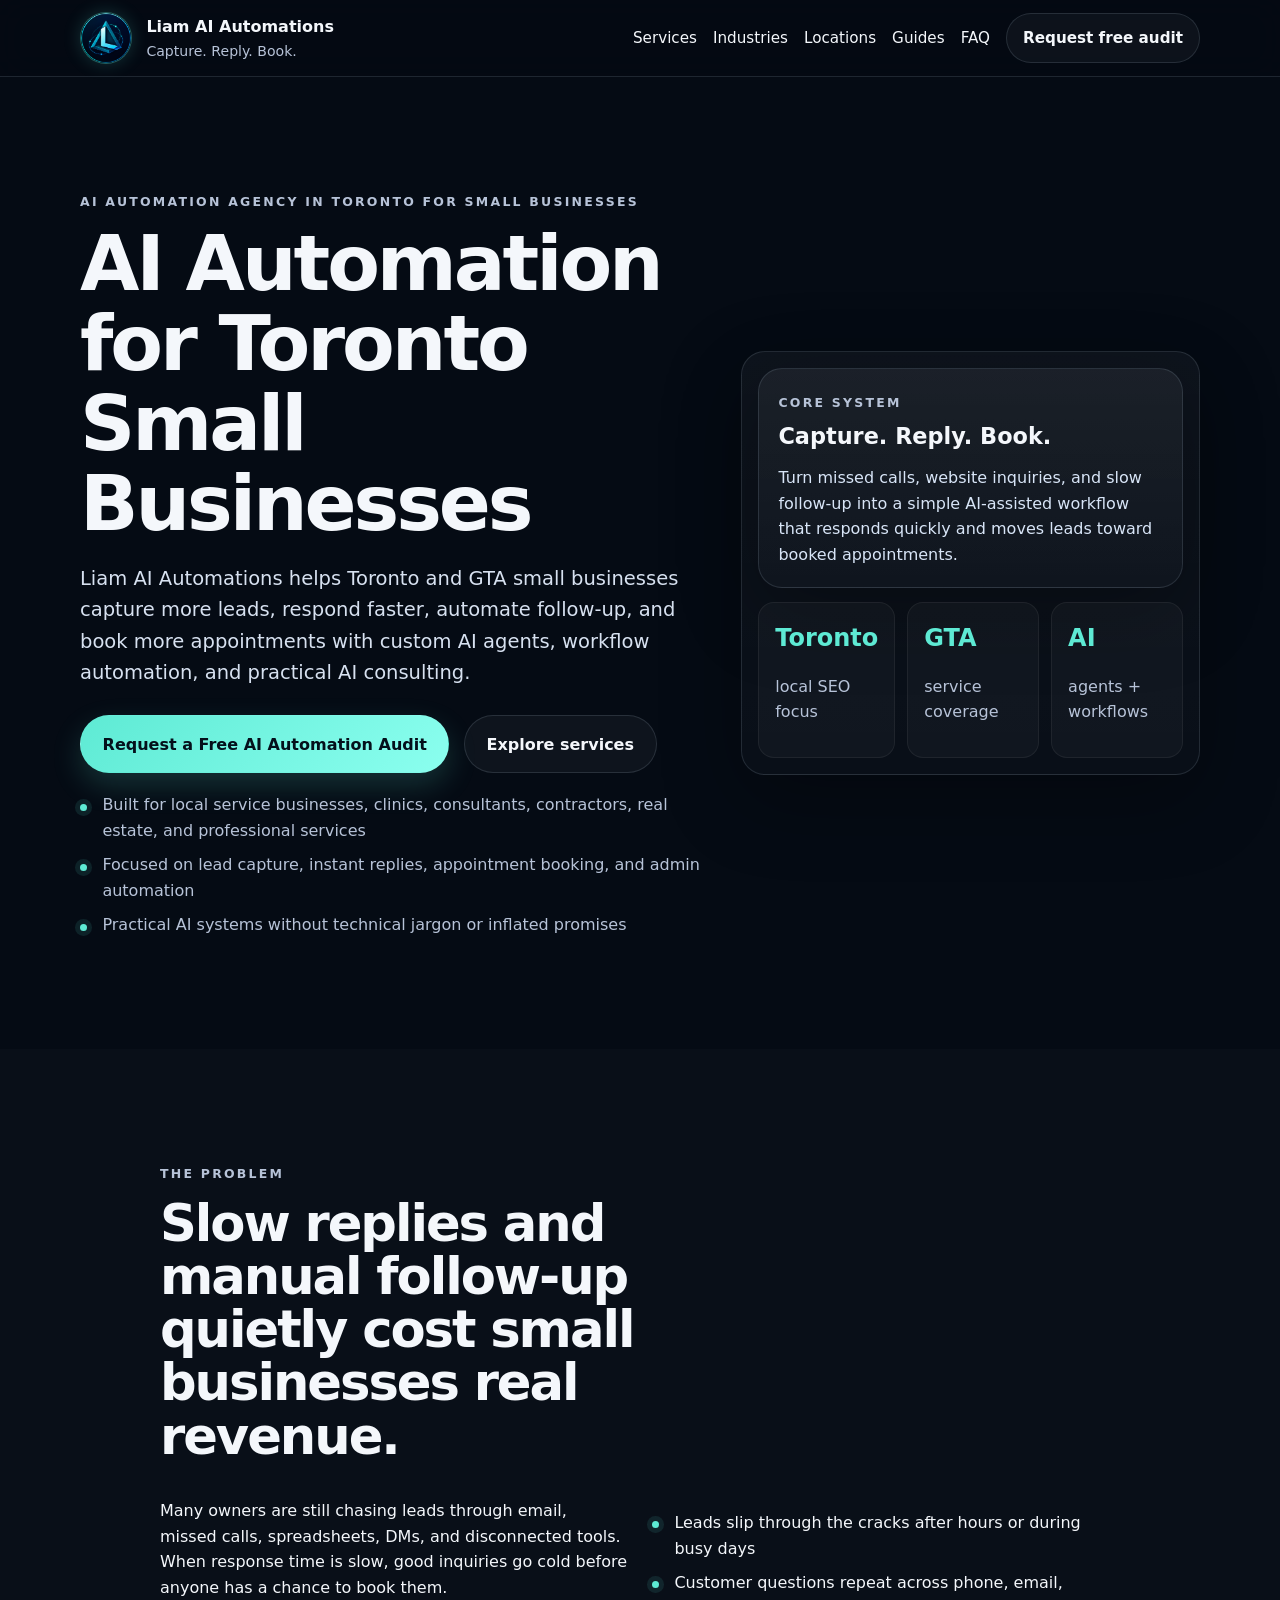
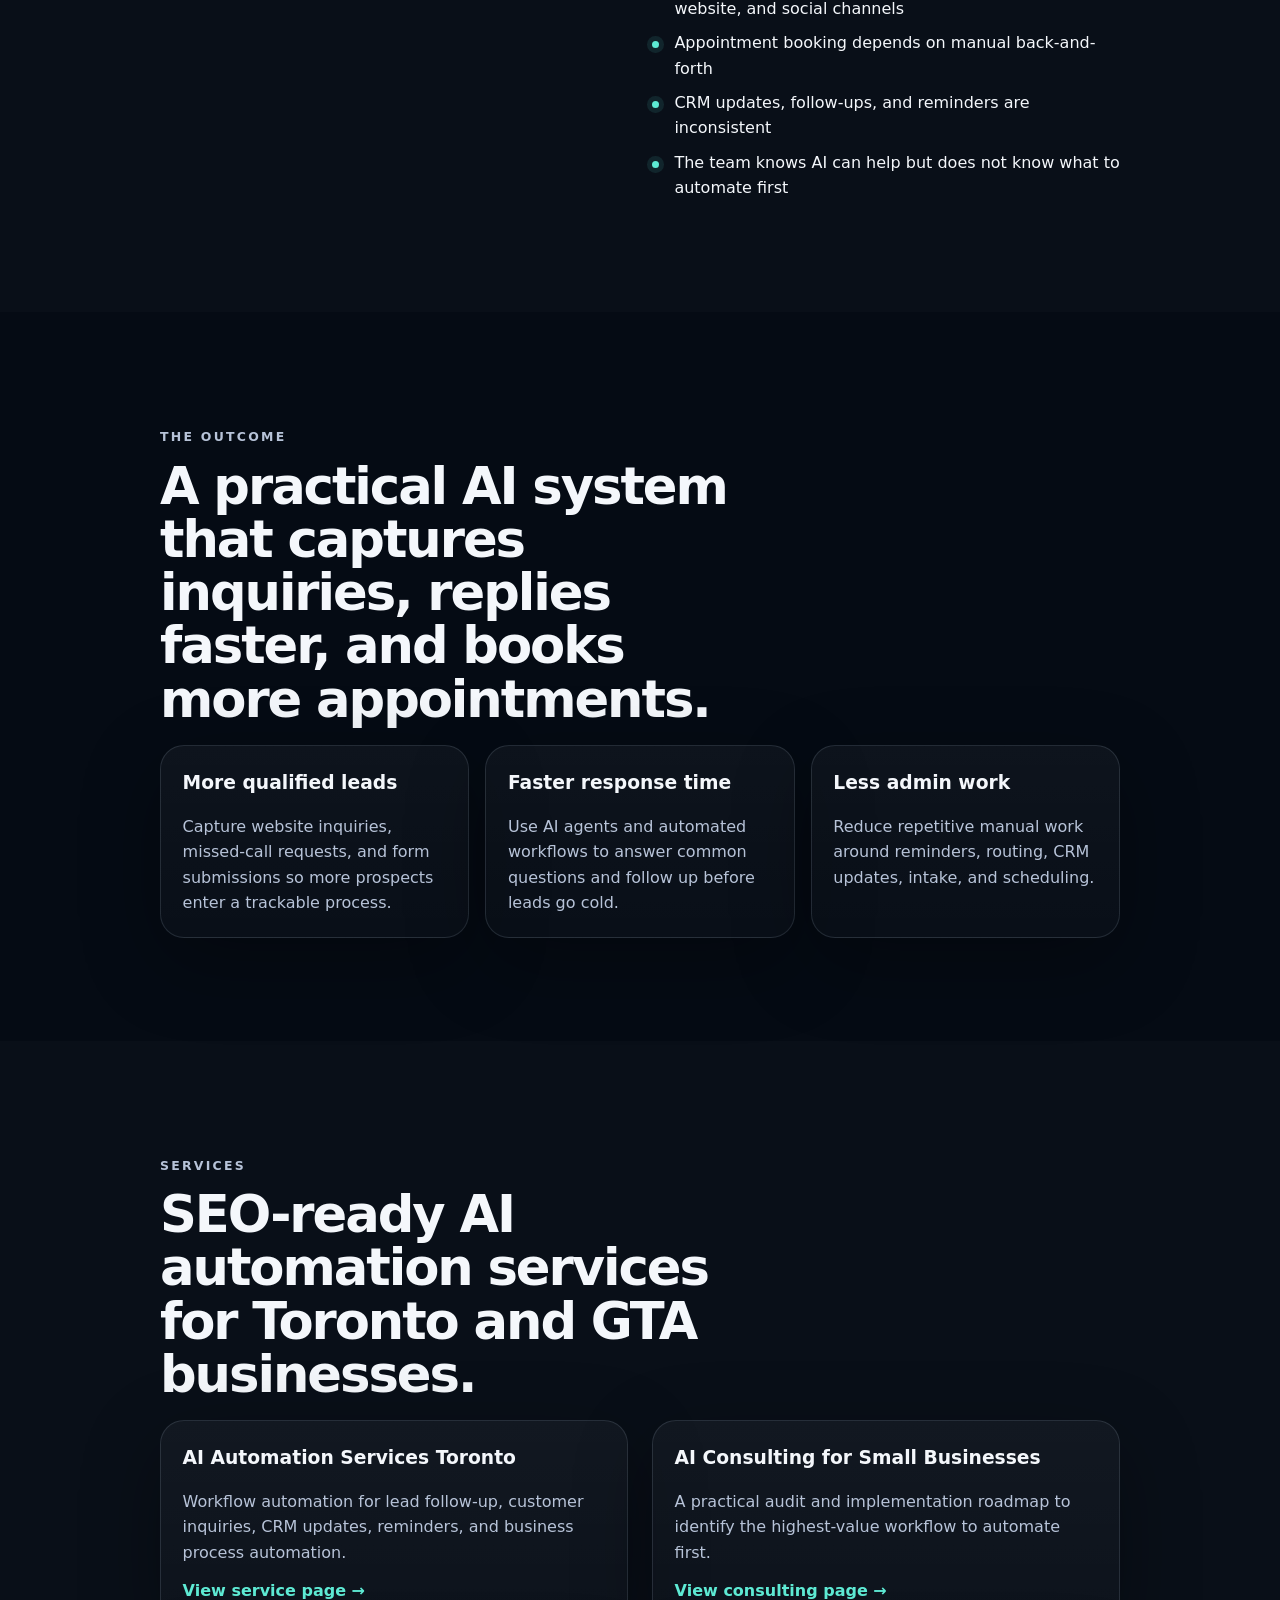
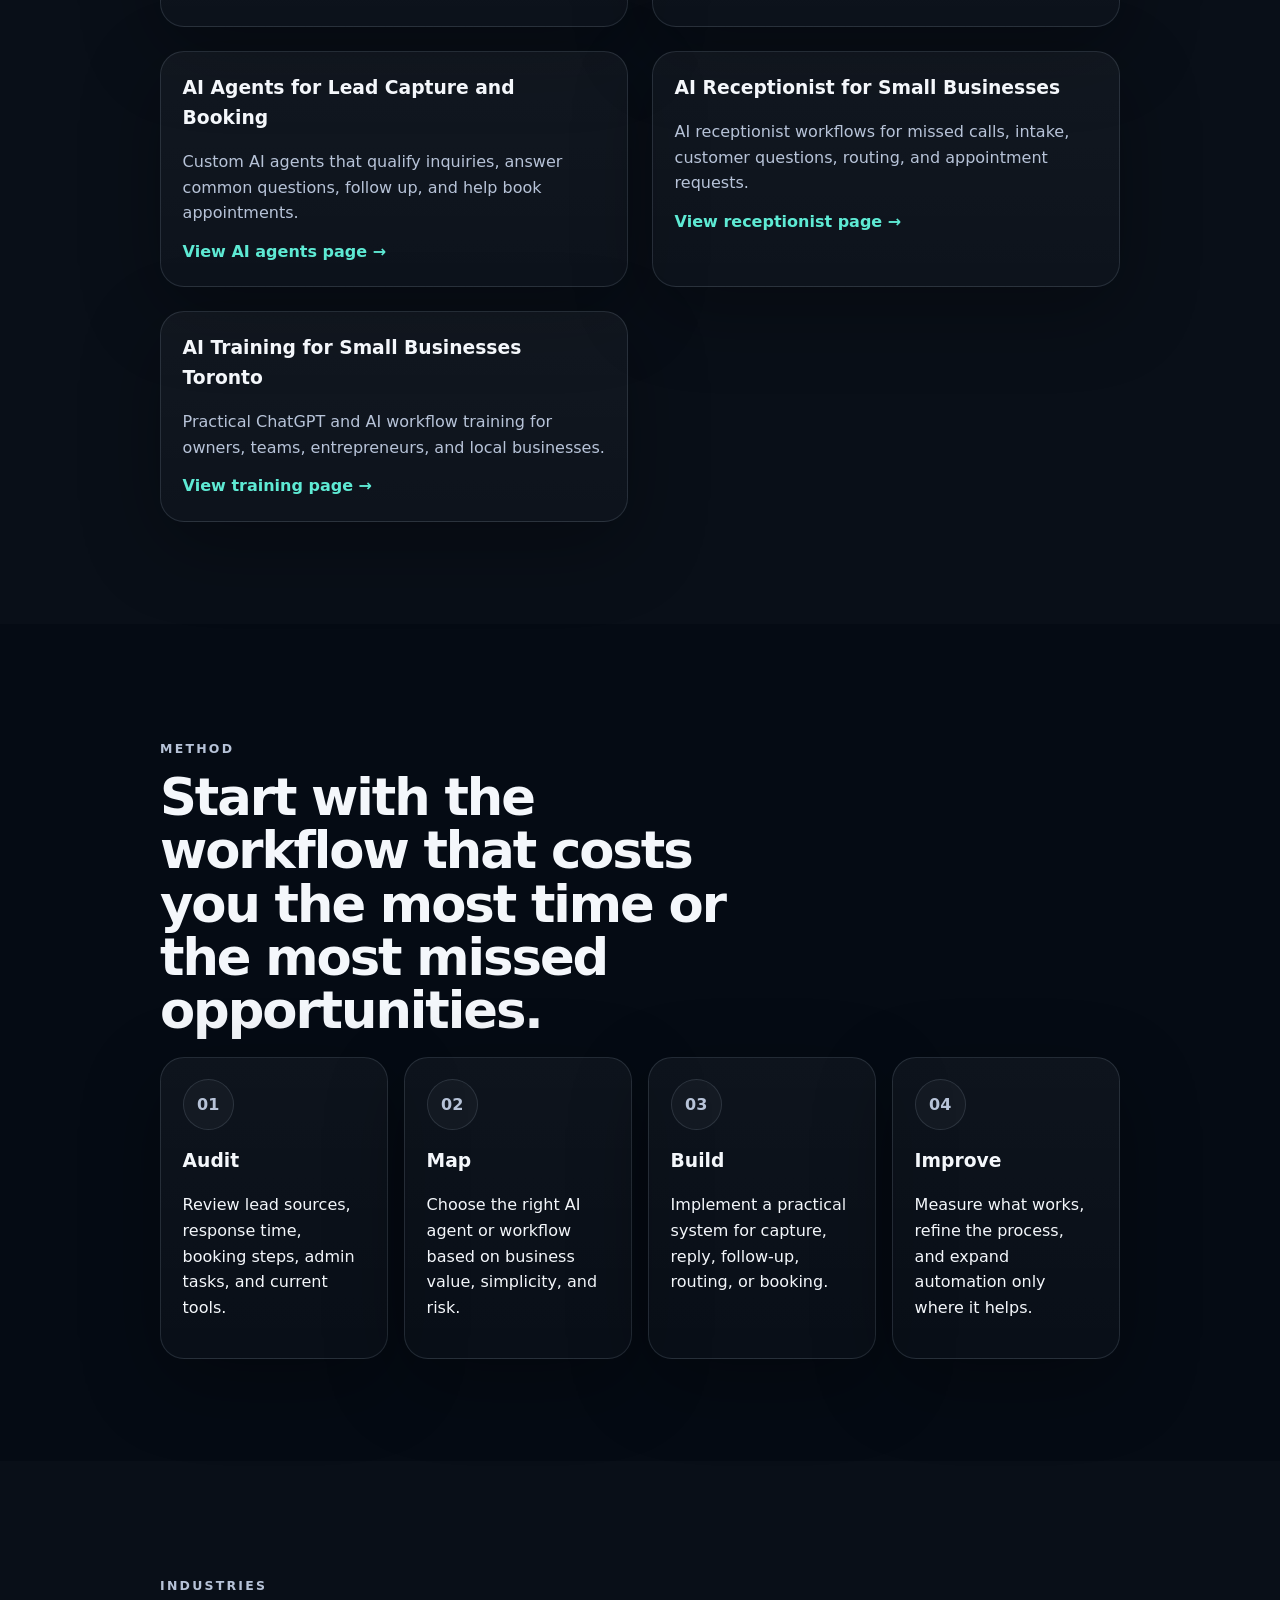
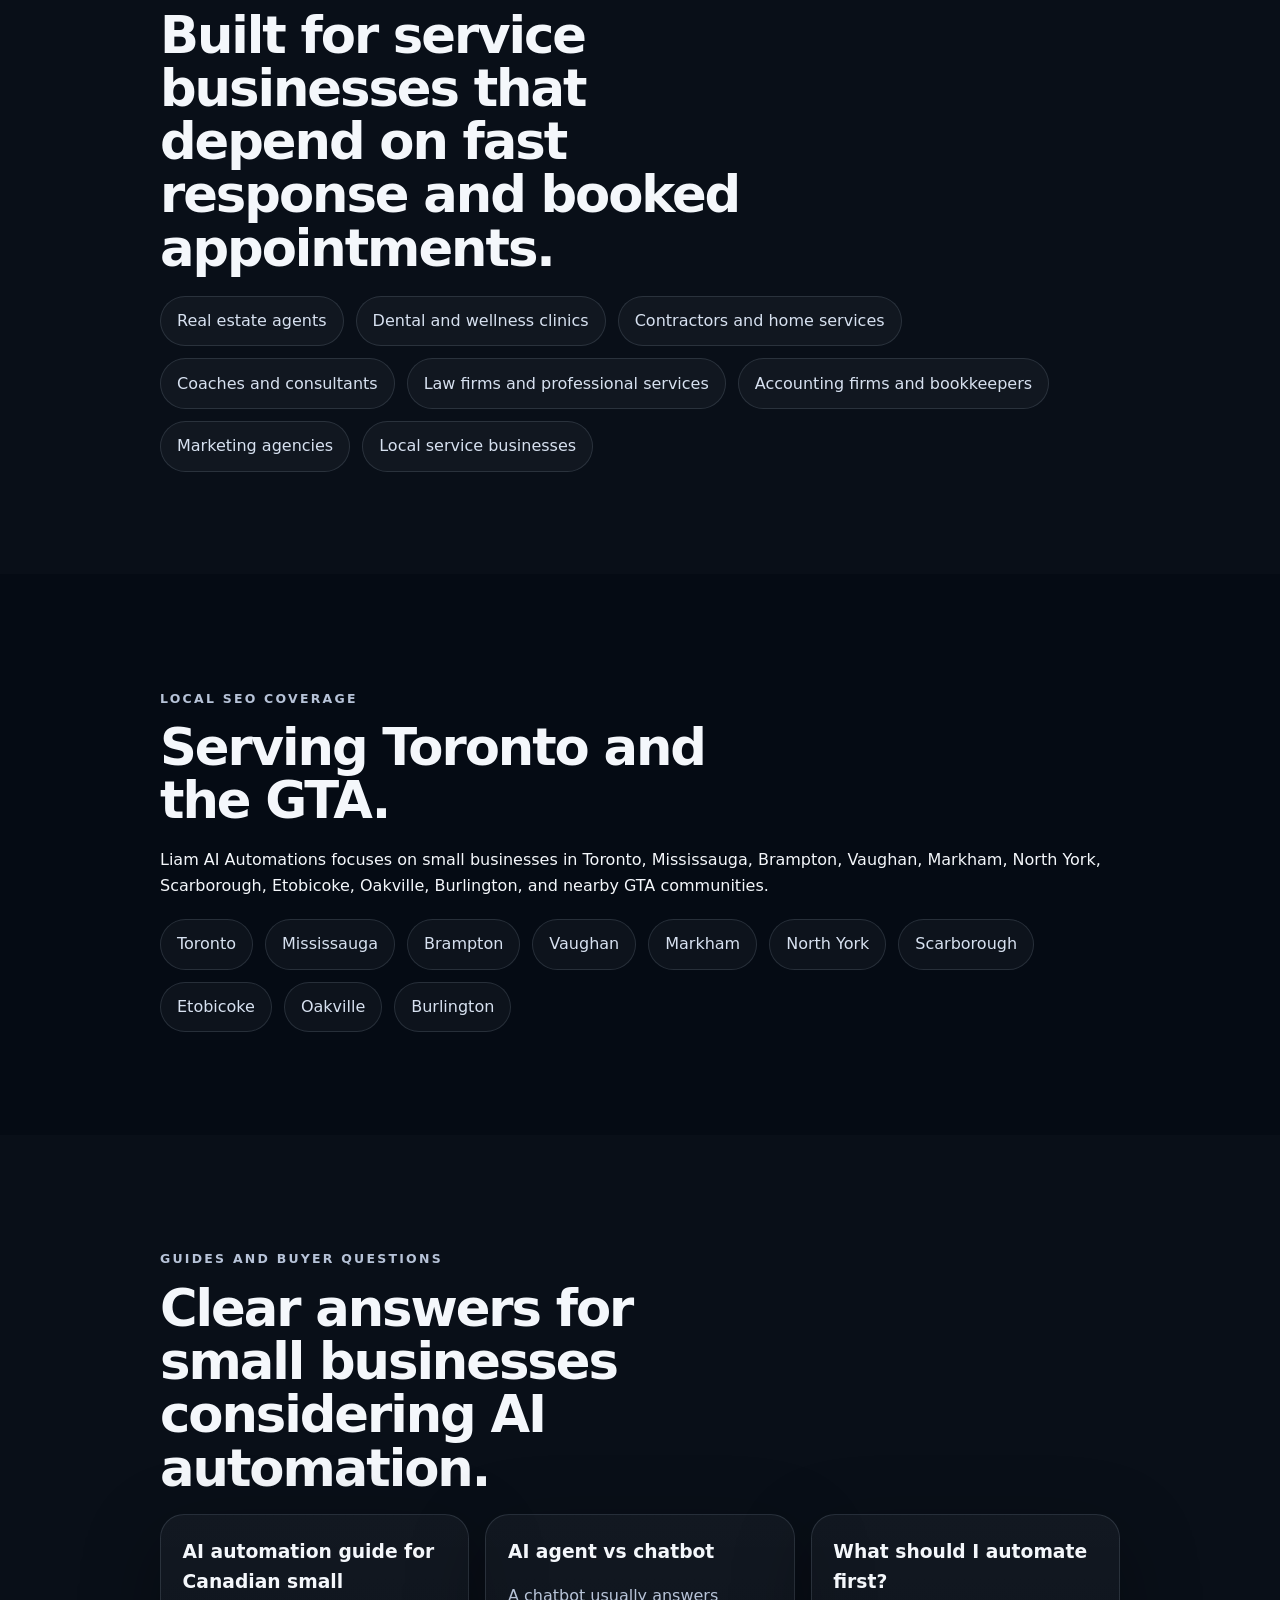
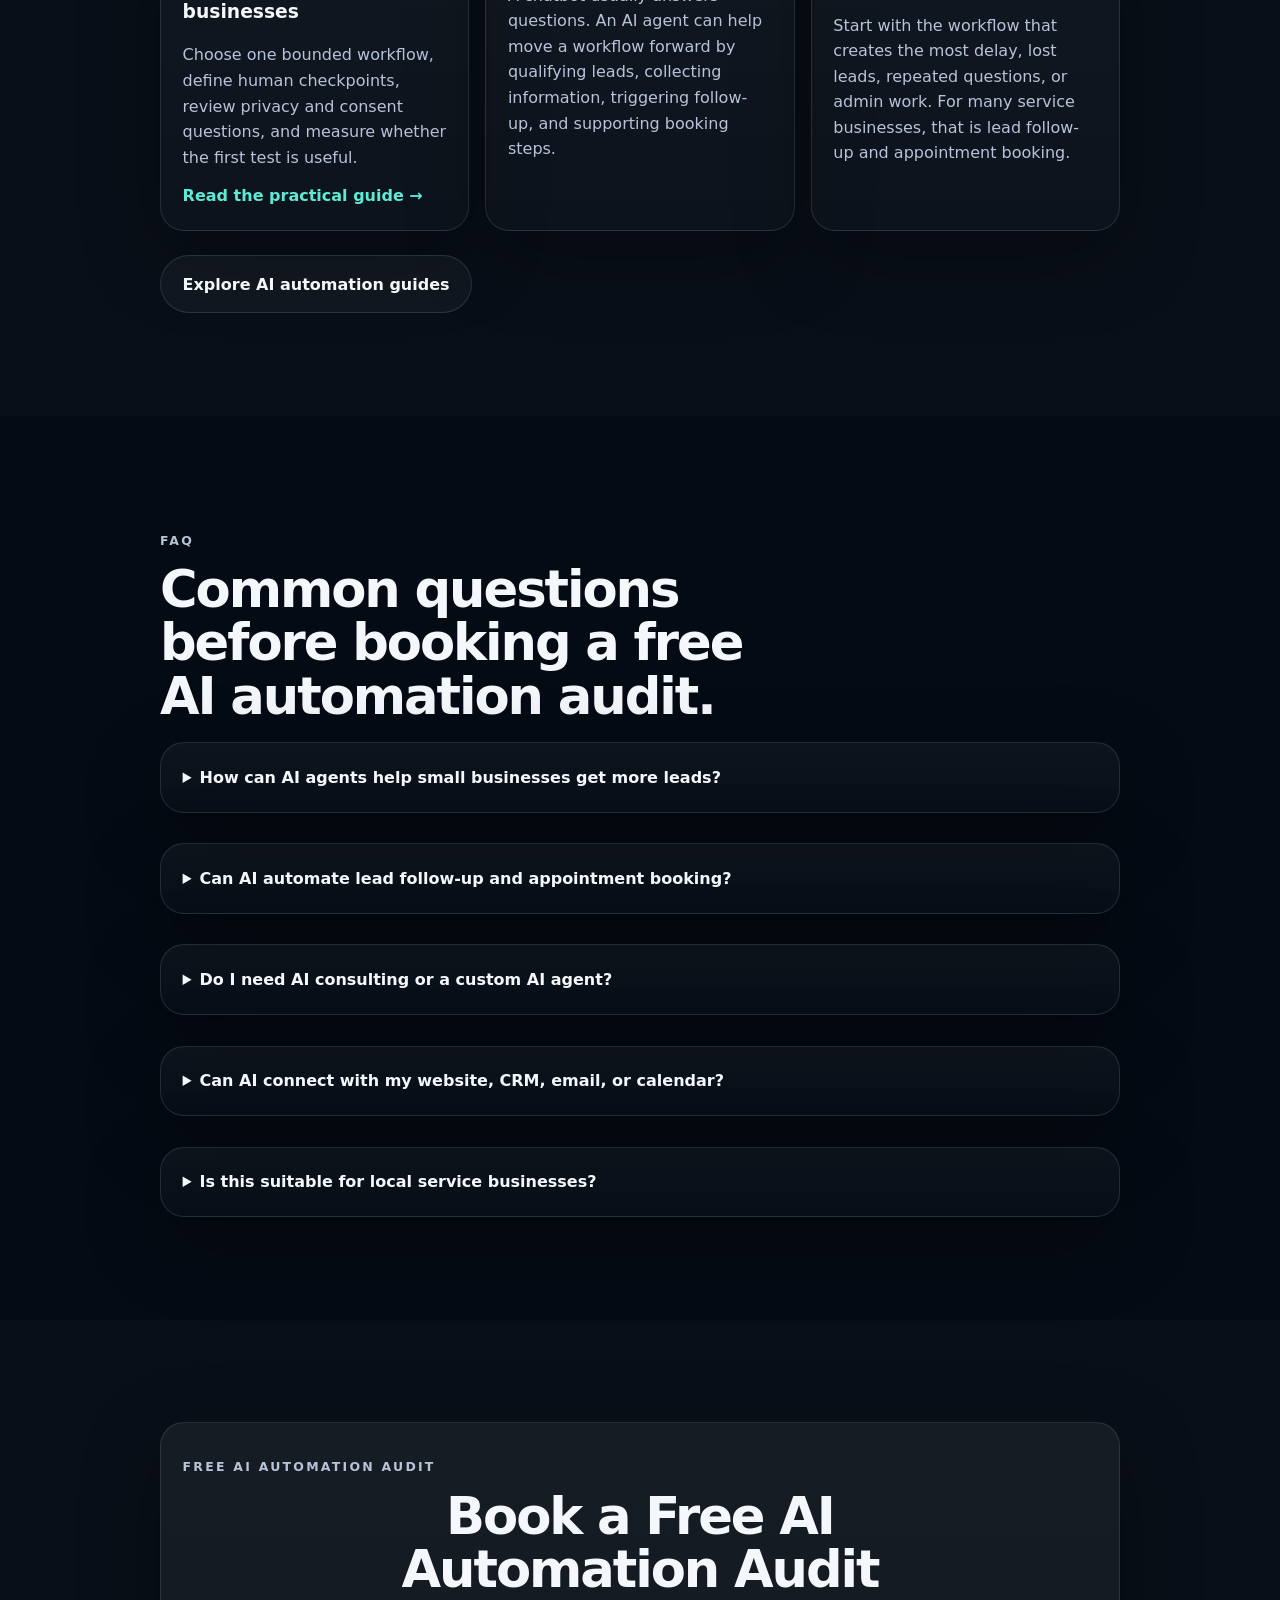
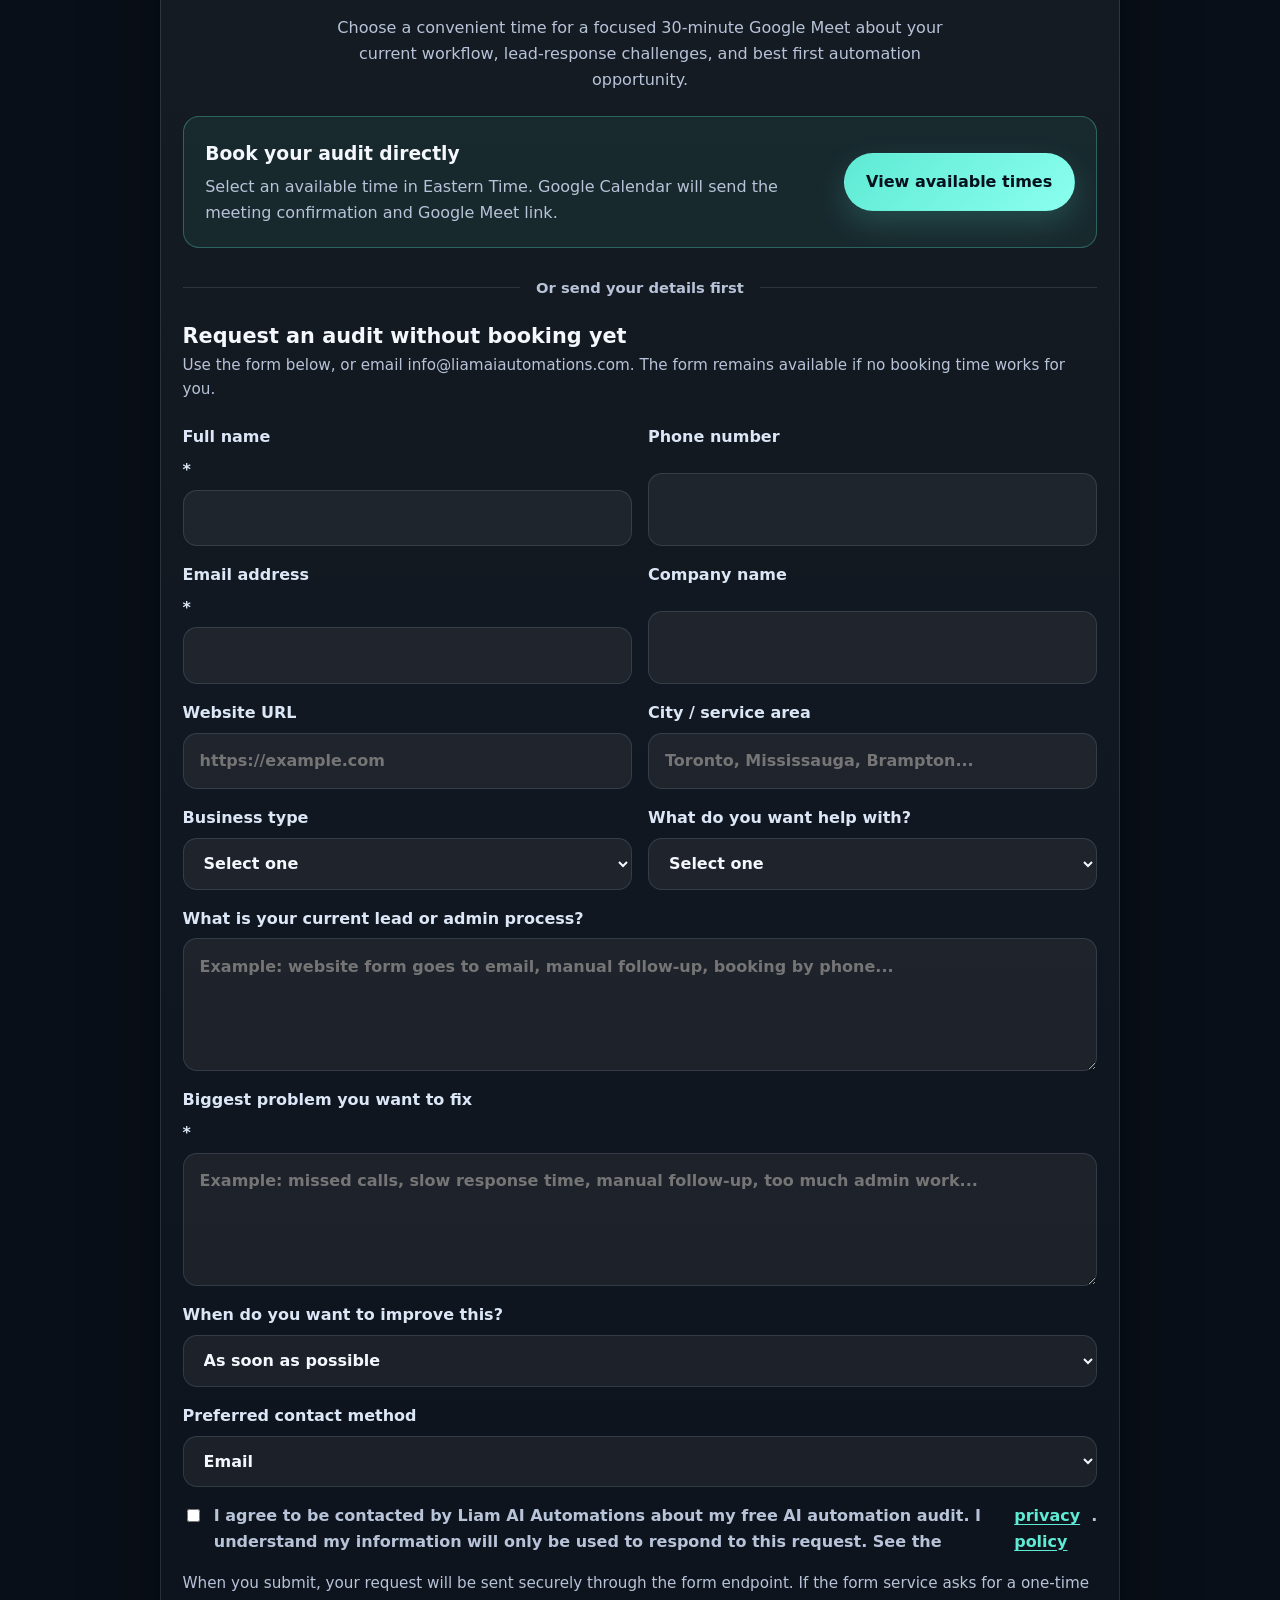
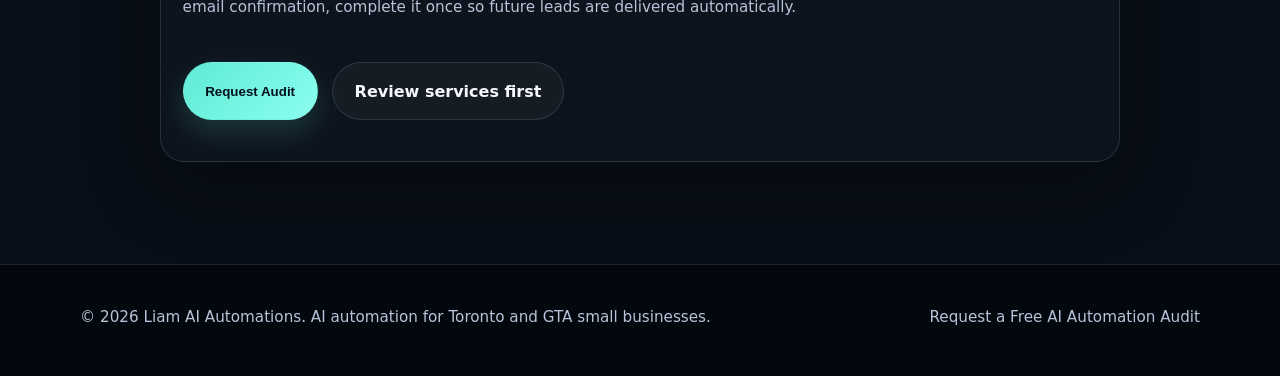
<file: index.html>
<!DOCTYPE html>
<html lang="en">
<head>
  <meta charset="UTF-8" />
  <meta name="viewport" content="width=device-width, initial-scale=1.0" />
  <title>AI Automation Agency Toronto | AI Agents for Small Businesses</title>
  <meta name="description" content="Liam AI Automations helps Toronto and GTA small businesses capture more leads, reply faster, automate follow-up, and book more appointments with custom AI agents and workflow automation." />
  <meta name="robots" content="index,follow" />
  <link rel="canonical" href="https://liamaiautomations.com/" />
  <meta property="og:title" content="AI Automation Agency Toronto | Liam AI Automations" />
  <meta property="og:description" content="Custom AI agents, lead follow-up automation, AI receptionist systems, and practical AI consulting for Toronto small businesses." />
  <meta property="og:type" content="website" />
  <meta property="og:url" content="https://liamaiautomations.com/" />
  <meta property="og:image" content="https://liamaiautomations.com/og-image.svg" />
  <meta property="og:image:alt" content="Liam AI Automations - AI automation for Toronto small businesses" />
  <meta name="twitter:card" content="summary_large_image" />
  <meta name="twitter:image" content="https://liamaiautomations.com/og-image.svg" />
  <meta name="twitter:image:alt" content="Liam AI Automations - AI automation for Toronto small businesses" />
  <meta name="theme-color" content="#050b14" />
  <link rel="icon" href="/favicon.svg" type="image/svg+xml" />
  <link rel="stylesheet" href="styles.css" />
  <script id="business-entity-schema" type="application/ld+json">
{
  "@context": "https://schema.org",
  "@graph": [
    {
      "@type": [
        "LocalBusiness",
        "ProfessionalService"
      ],
      "@id": "https://liamaiautomations.com/#business",
      "name": "Liam AI Automations",
      "url": "https://liamaiautomations.com/",
      "email": "info@liamaiautomations.com",
      "areaServed": [
        "Toronto",
        "GTA",
        "Mississauga",
        "Brampton",
        "Vaughan",
        "Markham",
        "North York",
        "Scarborough",
        "Etobicoke",
        "Oakville",
        "Burlington"
      ],
      "description": "AI automation, AI agents, and practical AI consulting for Toronto and GTA small businesses.",
      "sameAs": [
        "https://github.com/mukeshkumarkella-code",
        "https://www.linkedin.com/in/mukesh-kumar-kella-83b03b2a2"
      ]
    },
    {
      "@type": "Person",
      "@id": "https://liamaiautomations.com/#founder",
      "name": "Mukesh Kumar Kella",
      "url": "https://www.linkedin.com/in/mukesh-kumar-kella-83b03b2a2",
      "worksFor": {
        "@id": "https://liamaiautomations.com/#business"
      }
    },
    {
      "@type": "WebSite",
      "@id": "https://liamaiautomations.com/#website",
      "name": "Liam AI Automations",
      "url": "https://liamaiautomations.com/",
      "publisher": {
        "@id": "https://liamaiautomations.com/#business"
      }
    }
  ]
}
</script>
<script id="faq-page-schema" type="application/ld+json">
{
  "@context": "https://schema.org",
  "@type": "FAQPage",
  "mainEntity": [
    {
      "@type": "Question",
      "name": "How can AI agents help small businesses get more leads?",
      "acceptedAnswer": {
        "@type": "Answer",
        "text": "AI agents can capture inquiries, answer common questions, qualify prospects, trigger follow-up, and help move interested people toward a booked appointment."
      }
    },
    {
      "@type": "Question",
      "name": "Can AI automate lead follow-up and appointment booking?",
      "acceptedAnswer": {
        "@type": "Answer",
        "text": "Yes. AI workflows can send instant replies, reminders, routing messages, intake questions, and booking prompts. The exact setup depends on your website, calendar, CRM, and current process."
      }
    },
    {
      "@type": "Question",
      "name": "Do I need AI consulting or a custom AI agent?",
      "acceptedAnswer": {
        "@type": "Answer",
        "text": "If you are unsure what to automate, start with consulting and an audit. If the workflow is already clear, a custom AI agent or automation build may be the faster path."
      }
    },
    {
      "@type": "Question",
      "name": "Can AI connect with my website, CRM, email, or calendar?",
      "acceptedAnswer": {
        "@type": "Answer",
        "text": "In many cases, yes. The audit reviews your current tools and identifies the safest, simplest integrations to start with."
      }
    },
    {
      "@type": "Question",
      "name": "Is this suitable for local service businesses?",
      "acceptedAnswer": {
        "@type": "Answer",
        "text": "Yes. The strategy is built around practical use cases for small service businesses that rely on fast response, customer inquiries, follow-up, and booked appointments."
      }
    }
  ]
}
</script>
<script id="contact-page-schema" type="application/ld+json">
{
  "@context": "https://schema.org",
  "@type": "ContactPage",
  "@id": "https://liamaiautomations.com/#contact-page",
  "name": "Request a Free AI Automation Audit",
  "url": "https://liamaiautomations.com/#contact",
  "description": "Request a free AI automation audit for a Toronto or GTA small business.",
  "mainEntity": {
    "@id": "https://liamaiautomations.com/#business"
  }
}
</script>
</head>
<body>
<header class="site-header">
  <div class="container nav">
    <a class="brand" href="index.html" aria-label="Liam AI Automations home">
      <span class="brand-mark" aria-hidden="true"><img src="assets/liam-ai-automations-logo.png" alt="" /></span>
      <span class="brand-text"><strong>Liam AI Automations</strong><small>Capture. Reply. Book.</small></span>
    </a>
    <button class="nav-toggle" type="button" aria-expanded="false" aria-controls="primary-navigation">Menu</button>
    <nav class="nav-links" id="primary-navigation" aria-label="Primary navigation">
      <a href="index.html#services">Services</a>
      <a href="index.html#industries">Industries</a>
      <a href="index.html#locations">Locations</a>
      <a href="resources/">Guides</a>
      <a href="index.html#faq">FAQ</a>
      <a class="button button-small" href="https://calendar.app.google/T8dLAX4tXNGvEw3T6">Request free audit</a>
    </nav>
  </div>
</header>
<main id="top">
  <section class="hero section">
    <div class="container hero-grid">
      <div class="hero-copy">
        <p class="eyebrow">AI automation agency in Toronto for small businesses</p>
        <h1>AI Automation for Toronto Small Businesses</h1>
        <p class="lead">Liam AI Automations helps Toronto and GTA small businesses capture more leads, respond faster, automate follow-up, and book more appointments with custom AI agents, workflow automation, and practical AI consulting.</p>
        <div class="cta-row"><a class="button" href="https://calendar.app.google/T8dLAX4tXNGvEw3T6">Request a Free AI Automation Audit</a><a class="button button-secondary" href="#services">Explore services</a></div>
        <ul class="trust-list"><li>Built for local service businesses, clinics, consultants, contractors, real estate, and professional services</li><li>Focused on lead capture, instant replies, appointment booking, and admin automation</li><li>Practical AI systems without technical jargon or inflated promises</li></ul>
      </div>
      <aside class="hero-panel" aria-label="Liam AI Automations service summary">
        <div class="panel-card panel-card-accent"><span class="panel-label">Core system</span><strong>Capture. Reply. Book.</strong><p>Turn missed calls, website inquiries, and slow follow-up into a simple AI-assisted workflow that responds quickly and moves leads toward booked appointments.</p></div>
        <div class="stats-grid"><article><span>Toronto</span><p>local SEO focus</p></article><article><span>GTA</span><p>service coverage</p></article><article><span>AI</span><p>agents + workflows</p></article></div>
      </aside>
    </div>
  </section>

  <section class="section section-alt" id="problem"><div class="container narrow"><p class="section-kicker">The problem</p><h2>Slow replies and manual follow-up quietly cost small businesses real revenue.</h2><div class="two-col"><p>Many owners are still chasing leads through email, missed calls, spreadsheets, DMs, and disconnected tools. When response time is slow, good inquiries go cold before anyone has a chance to book them.</p><ul class="check-list"><li>Leads slip through the cracks after hours or during busy days</li><li>Customer questions repeat across phone, email, website, and social channels</li><li>Appointment booking depends on manual back-and-forth</li><li>CRM updates, follow-ups, and reminders are inconsistent</li><li>The team knows AI can help but does not know what to automate first</li></ul></div></div></section>

  <section class="section" id="outcome"><div class="container narrow"><p class="section-kicker">The outcome</p><h2>A practical AI system that captures inquiries, replies faster, and books more appointments.</h2><div class="card-grid three-up"><article class="info-card"><h3>More qualified leads</h3><p>Capture website inquiries, missed-call requests, and form submissions so more prospects enter a trackable process.</p></article><article class="info-card"><h3>Faster response time</h3><p>Use AI agents and automated workflows to answer common questions and follow up before leads go cold.</p></article><article class="info-card"><h3>Less admin work</h3><p>Reduce repetitive manual work around reminders, routing, CRM updates, intake, and scheduling.</p></article></div></div></section>

  <section class="section section-alt" id="services"><div class="container narrow"><p class="section-kicker">Services</p><h2>SEO-ready AI automation services for Toronto and GTA businesses.</h2><div class="service-layout four-cards">
    <article class="feature-card"><h3><a href="ai-automation-services-toronto.html">AI Automation Services Toronto</a></h3><p>Workflow automation for lead follow-up, customer inquiries, CRM updates, reminders, and business process automation.</p><a class="text-link" href="ai-automation-services-toronto.html">View service page →</a></article>
    <article class="feature-card"><h3><a href="ai-consulting-small-business-toronto.html">AI Consulting for Small Businesses</a></h3><p>A practical audit and implementation roadmap to identify the highest-value workflow to automate first.</p><a class="text-link" href="ai-consulting-small-business-toronto.html">View consulting page →</a></article>
    <article class="feature-card"><h3><a href="ai-agents-lead-capture-appointment-booking.html">AI Agents for Lead Capture and Booking</a></h3><p>Custom AI agents that qualify inquiries, answer common questions, follow up, and help book appointments.</p><a class="text-link" href="ai-agents-lead-capture-appointment-booking.html">View AI agents page →</a></article>
    <article class="feature-card"><h3><a href="ai-receptionist-small-business.html">AI Receptionist for Small Businesses</a></h3><p>AI receptionist workflows for missed calls, intake, customer questions, routing, and appointment requests.</p><a class="text-link" href="ai-receptionist-small-business.html">View receptionist page →</a></article>
    <article class="feature-card"><h3><a href="ai-training-small-business-toronto.html">AI Training for Small Businesses Toronto</a></h3><p>Practical ChatGPT and AI workflow training for owners, teams, entrepreneurs, and local businesses.</p><a class="text-link" href="ai-training-small-business-toronto.html">View training page →</a></article>
  </div></div></section>

  <section class="section" id="method"><div class="container narrow"><p class="section-kicker">Method</p><h2>Start with the workflow that costs you the most time or the most missed opportunities.</h2><div class="steps"><article class="step"><span>01</span><h3>Audit</h3><p>Review lead sources, response time, booking steps, admin tasks, and current tools.</p></article><article class="step"><span>02</span><h3>Map</h3><p>Choose the right AI agent or workflow based on business value, simplicity, and risk.</p></article><article class="step"><span>03</span><h3>Build</h3><p>Implement a practical system for capture, reply, follow-up, routing, or booking.</p></article><article class="step"><span>04</span><h3>Improve</h3><p>Measure what works, refine the process, and expand automation only where it helps.</p></article></div></div></section>

  <section class="section section-alt" id="industries"><div class="container narrow"><p class="section-kicker">Industries</p><h2>Built for service businesses that depend on fast response and booked appointments.</h2><div class="tag-grid"><span>Real estate agents</span><span>Dental and wellness clinics</span><span>Contractors and home services</span><span>Coaches and consultants</span><span>Law firms and professional services</span><span>Accounting firms and bookkeepers</span><span>Marketing agencies</span><span>Local service businesses</span></div></div></section>

  <section class="section" id="locations"><div class="container narrow"><p class="section-kicker">Local SEO coverage</p><h2>Serving Toronto and the GTA.</h2><p>Liam AI Automations focuses on small businesses in Toronto, Mississauga, Brampton, Vaughan, Markham, North York, Scarborough, Etobicoke, Oakville, Burlington, and nearby GTA communities.</p><div class="tag-grid"><span>Toronto</span><span>Mississauga</span><span>Brampton</span><span>Vaughan</span><span>Markham</span><span>North York</span><span>Scarborough</span><span>Etobicoke</span><span>Oakville</span><span>Burlington</span></div></div></section>

  <section class="section section-alt" id="resources"><div class="container narrow"><p class="section-kicker">Guides and buyer questions</p><h2>Clear answers for small businesses considering AI automation.</h2><div class="card-grid three-up"><article class="info-card"><h3><a href="resources/ai-automation-canadian-small-businesses.html">AI automation guide for Canadian small businesses</a></h3><p>Choose one bounded workflow, define human checkpoints, review privacy and consent questions, and measure whether the first test is useful.</p><a class="text-link" href="resources/ai-automation-canadian-small-businesses.html">Read the practical guide →</a></article><article class="info-card"><h3>AI agent vs chatbot</h3><p>A chatbot usually answers questions. An AI agent can help move a workflow forward by qualifying leads, collecting information, triggering follow-up, and supporting booking steps.</p></article><article class="info-card"><h3>What should I automate first?</h3><p>Start with the workflow that creates the most delay, lost leads, repeated questions, or admin work. For many service businesses, that is lead follow-up and appointment booking.</p></article></div><p class="resources-more"><a class="button button-secondary" href="resources/">Explore AI automation guides</a></p></div></section>

  <section class="section" id="faq"><div class="container narrow"><p class="section-kicker">FAQ</p><h2>Common questions before booking a free AI automation audit.</h2><div class="faq-list">
    <details><summary>How can AI agents help small businesses get more leads?</summary><p>AI agents can capture inquiries, answer common questions, qualify prospects, trigger follow-up, and help move interested people toward a booked appointment.</p></details>
    <details><summary>Can AI automate lead follow-up and appointment booking?</summary><p>Yes. AI workflows can send instant replies, reminders, routing messages, intake questions, and booking prompts. The exact setup depends on your website, calendar, CRM, and current process.</p></details>
    <details><summary>Do I need AI consulting or a custom AI agent?</summary><p>If you are unsure what to automate, start with consulting and an audit. If the workflow is already clear, a custom AI agent or automation build may be the faster path.</p></details>
    <details><summary>Can AI connect with my website, CRM, email, or calendar?</summary><p>In many cases, yes. The audit reviews your current tools and identifies the safest, simplest integrations to start with.</p></details>
    <details><summary>Is this suitable for local service businesses?</summary><p>Yes. The strategy is built around practical use cases for small service businesses that rely on fast response, customer inquiries, follow-up, and booked appointments.</p></details>
  </div></div></section>

  <section class="section section-alt" id="contact">
    <div class="container narrow contact-card contact-form-card">
      <p class="section-kicker">Free AI automation audit</p>
      <h2>Book a Free AI Automation Audit</h2>
      <p class="contact-intro">Choose a convenient time for a focused 30-minute Google Meet about your current workflow, lead-response challenges, and best first automation opportunity.</p>
      <section class="booking-primary" aria-labelledby="booking-heading">
        <div>
          <h3 id="booking-heading">Book your audit directly</h3>
          <p>Select an available time in Eastern Time. Google Calendar will send the meeting confirmation and Google Meet link.</p>
        </div>
        <a class="button" href="https://calendar.app.google/T8dLAX4tXNGvEw3T6">View available times</a>
      </section>
      <div class="fallback-divider" role="separator"><span>Or send your details first</span></div>
      <h3 class="form-heading">Request an audit without booking yet</h3>
      <p class="form-note">Use the form below, or email <a href="mailto:info@liamaiautomations.com">info@liamaiautomations.com</a>. The form remains available if no booking time works for you.</p>
      <form class="lead-form" id="audit-form" action="https://formsubmit.co/info@liamaiautomations.com" method="POST">
        <input type="hidden" name="_subject" value="New Liam AI Automations audit request" />
        <input type="hidden" name="_template" value="table" />
        <input type="hidden" name="_captcha" value="true" />
        <input type="hidden" name="_next" value="https://liamaiautomations.com/#contact" />
        <div class="form-grid">
          <label for="full-name">Full name <span aria-hidden="true">*</span><input id="full-name" name="Full name" type="text" autocomplete="name" required /></label>
          <label for="phone">Phone number<input id="phone" name="Phone number" type="tel" autocomplete="tel" /></label>
          <label for="email">Email address <span aria-hidden="true">*</span><input id="email" name="Email address" type="email" autocomplete="email" required /></label>
          <label for="company">Company name<input id="company" name="Company name" type="text" autocomplete="organization" /></label>
          <label for="website">Website URL<input id="website" name="Website URL" type="url" autocomplete="url" placeholder="https://example.com" /></label>
          <label for="location">City / service area<input id="location" name="City or service area" type="text" autocomplete="address-level2" placeholder="Toronto, Mississauga, Brampton..." /></label>
          <label for="business-type">Business type<select id="business-type" name="Business type"><option value="">Select one</option><option>Local service business</option><option>Clinic or wellness business</option><option>Contractor or home services</option><option>Real estate or mortgage</option><option>Coach or consultant</option><option>Professional services</option><option>Agency</option><option>Other</option></select></label>
          <label for="interest">What do you want help with?<select id="interest" name="Automation interest"><option value="">Select one</option><option>AI lead follow-up automation</option><option>AI appointment booking system</option><option>AI receptionist</option><option>AI agents for lead capture</option><option>AI consulting / automation roadmap</option><option>AI training for my team</option><option>Not sure — help me choose</option></select></label>
        </div>
        <label for="current-process">What is your current lead or admin process?<textarea id="current-process" name="Current lead or admin process" rows="4" placeholder="Example: website form goes to email, manual follow-up, booking by phone..."></textarea></label>
        <label for="main-problem">Biggest problem you want to fix <span aria-hidden="true">*</span><textarea id="main-problem" name="Biggest problem" rows="4" placeholder="Example: missed calls, slow response time, manual follow-up, too much admin work..." required></textarea></label>
        <label for="timeline">When do you want to improve this?<select id="timeline" name="Timeline"><option>As soon as possible</option><option>This month</option><option>Next 1–3 months</option><option>Just researching</option></select></label>
        <label for="contact-preference">Preferred contact method<select id="contact-preference" name="Preferred contact method"><option>Email</option><option>Phone</option><option>Email first, then phone</option></select></label>
        <label class="consent"><input id="consent" name="Consent" type="checkbox" /> I agree to be contacted by Liam AI Automations about my free AI automation audit. I understand my information will only be used to respond to this request. See the <a href="privacy.html">privacy policy</a>.</label>
        <p class="form-note">When you submit, your request will be sent securely through the form endpoint. If the form service asks for a one-time email confirmation, complete it once so future leads are delivered automatically.</p>
        <div class="cta-row"><button class="button" type="submit">Request Audit</button><a class="button button-secondary" href="ai-automation-services-toronto.html">Review services first</a></div>
      </form>
    </div>
  </section>
</main>
<footer class="site-footer">
  <div class="container footer-inner">
    <p>© 2026 Liam AI Automations. AI automation for Toronto and GTA small businesses.</p>
    <p><a href="https://calendar.app.google/T8dLAX4tXNGvEw3T6">Request a Free AI Automation Audit</a></p>
  </div>
</footer>
<script id="mobile-nav-script">
  const toggle = document.querySelector('.nav-toggle');
  const nav = document.querySelector('.nav-links');
  if (toggle && nav) {
    toggle.addEventListener('click', () => {
      const isOpen = toggle.getAttribute('aria-expanded') === 'true';
      toggle.setAttribute('aria-expanded', String(!isOpen));
      nav.classList.toggle('is-open', !isOpen);
    });
  }
</script>
</body>
</html>
</file>
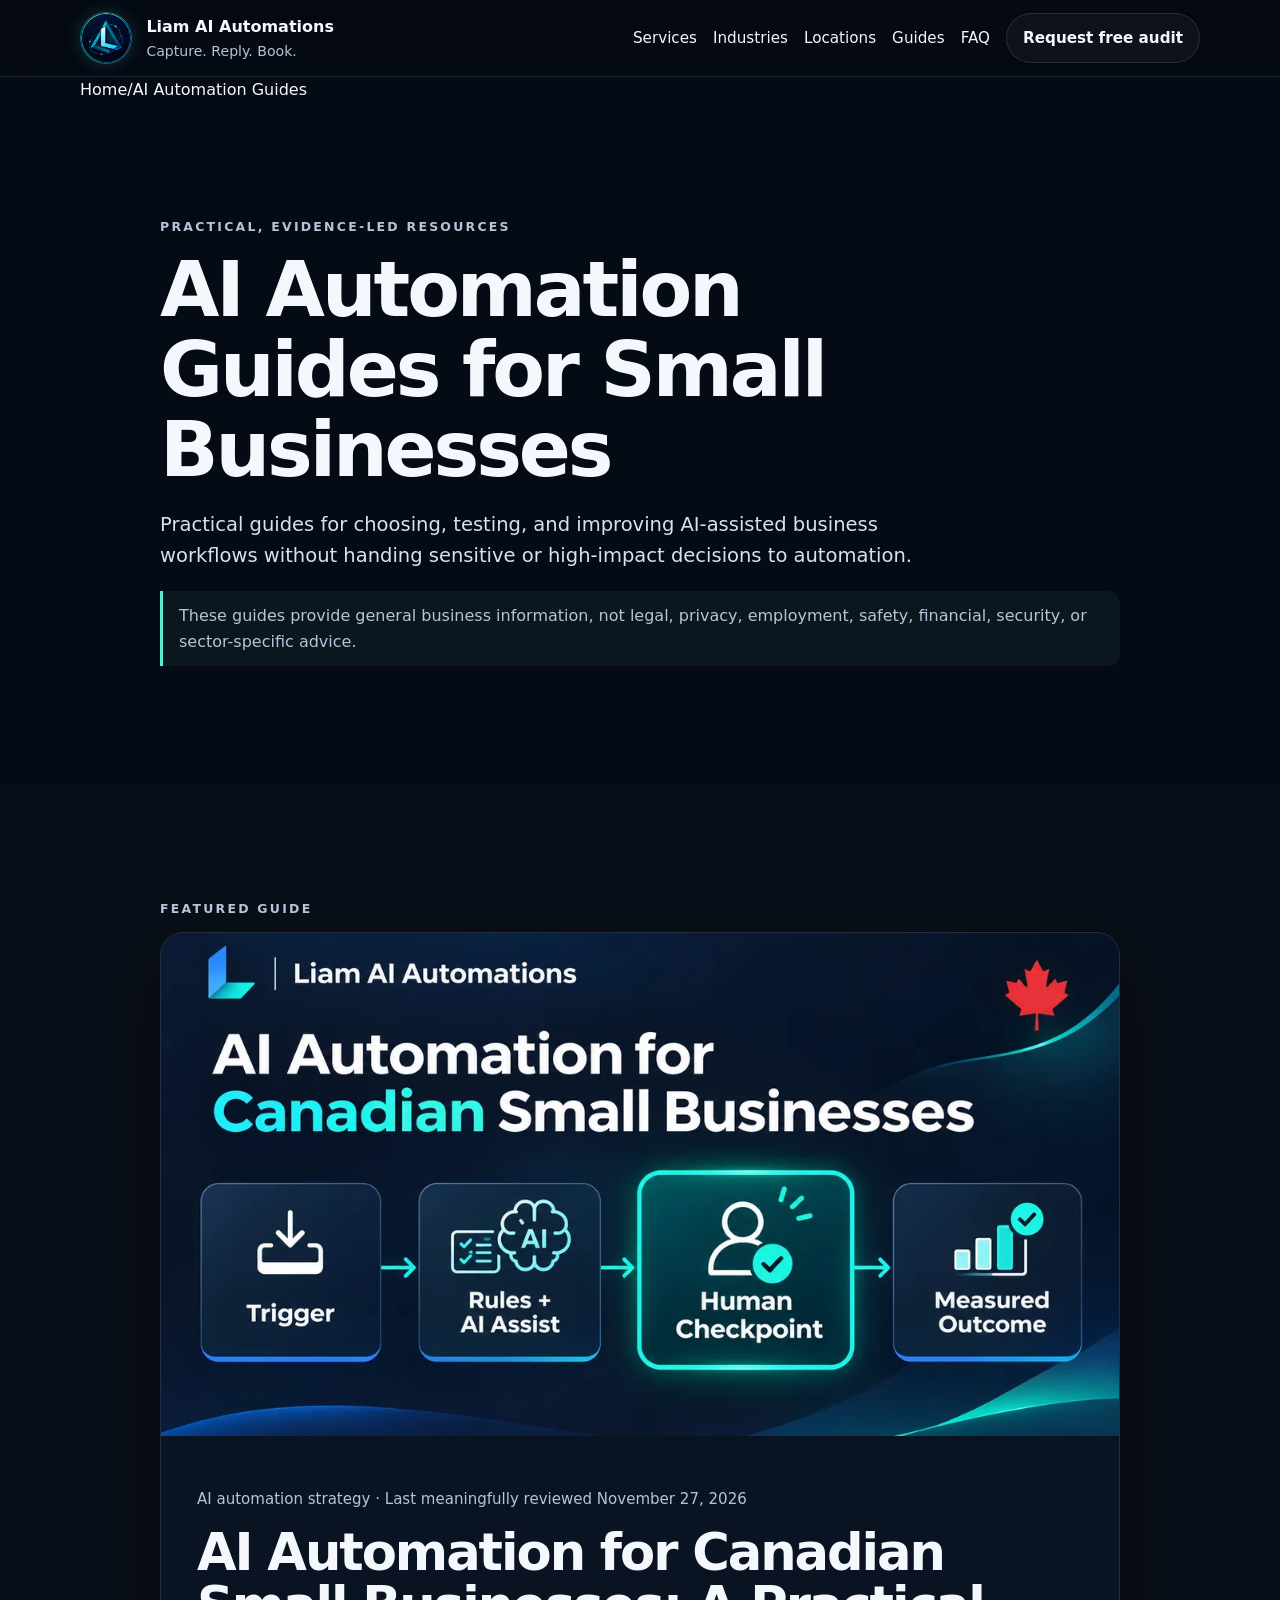
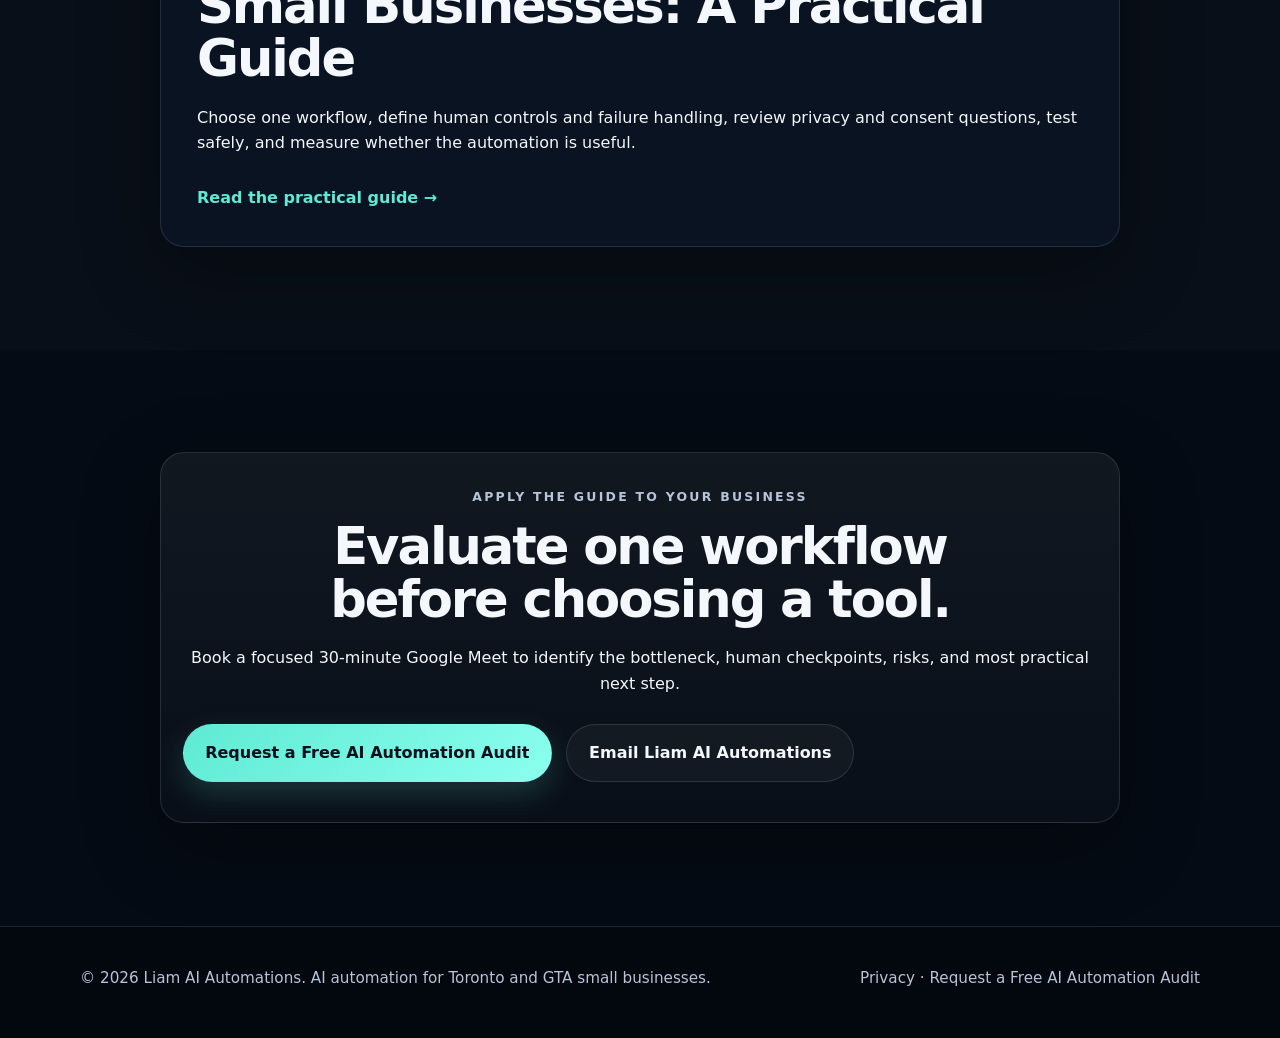
<file: resources/index.html>
<!DOCTYPE html>
<html lang="en-CA">
<head>
  <meta charset="UTF-8" />
  <meta name="viewport" content="width=device-width, initial-scale=1.0" />
  <title>AI Automation Guides for Small Businesses | Liam AI</title>
  <meta name="description" content="Practical guides for choosing, testing, and improving AI-assisted workflows while keeping people responsible for sensitive and high-impact decisions." />
  <meta name="robots" content="index,follow" />
  <link rel="canonical" href="https://liamaiautomations.com/resources/" />
  <meta property="og:title" content="AI Automation Guides for Small Businesses | Liam AI" />
  <meta property="og:description" content="Practical guides for choosing, testing, and improving AI-assisted business workflows." />
  <meta property="og:type" content="website" />
  <meta property="og:url" content="https://liamaiautomations.com/resources/" />
  <meta property="og:image" content="https://liamaiautomations.com/assets/ai-automation-canadian-small-businesses-og.webp" />
  <meta property="og:image:width" content="1200" />
  <meta property="og:image:height" content="630" />
  <meta property="og:image:alt" content="Bounded AI automation workflow guide for Canadian small businesses" />
  <meta name="twitter:card" content="summary_large_image" />
  <meta name="twitter:title" content="AI Automation Guides for Small Businesses | Liam AI" />
  <meta name="twitter:description" content="Practical guides for choosing, testing, and improving AI-assisted business workflows." />
  <meta name="twitter:image" content="https://liamaiautomations.com/assets/ai-automation-canadian-small-businesses-og.webp" />
  <meta name="twitter:image:alt" content="Bounded AI automation workflow guide for Canadian small businesses" />
  <meta name="theme-color" content="#050b14" />
  <link rel="icon" href="/favicon.svg" type="image/svg+xml" />
  <link rel="stylesheet" href="/styles.css" />
  <script type="application/ld+json">
  {
    "@context": "https://schema.org",
    "@graph": [
      {
        "@type": "CollectionPage",
        "@id": "https://liamaiautomations.com/resources/#page",
        "url": "https://liamaiautomations.com/resources/",
        "name": "AI Automation Guides for Small Businesses",
        "description": "Practical guides for choosing, testing, and improving AI-assisted business workflows.",
        "isPartOf": { "@id": "https://liamaiautomations.com/#website" },
        "about": { "@id": "https://liamaiautomations.com/#business" },
        "inLanguage": "en-CA"
      },
      {
        "@type": ["LocalBusiness", "ProfessionalService"],
        "@id": "https://liamaiautomations.com/#business",
        "name": "Liam AI Automations",
        "url": "https://liamaiautomations.com/",
        "email": "info@liamaiautomations.com"
      },
      {
        "@type": "Person",
        "@id": "https://liamaiautomations.com/#founder",
        "name": "Mukesh Kumar Kella",
        "jobTitle": "Founder & AI Automation Builder",
        "worksFor": { "@id": "https://liamaiautomations.com/#business" }
      },
      {
        "@type": "WebSite",
        "@id": "https://liamaiautomations.com/#website",
        "name": "Liam AI Automations",
        "url": "https://liamaiautomations.com/",
        "publisher": { "@id": "https://liamaiautomations.com/#business" }
      },
      {
        "@type": "BreadcrumbList",
        "@id": "https://liamaiautomations.com/resources/#breadcrumb",
        "itemListElement": [
          { "@type": "ListItem", "position": 1, "name": "Home", "item": "https://liamaiautomations.com/" },
          { "@type": "ListItem", "position": 2, "name": "AI Automation Guides", "item": "https://liamaiautomations.com/resources/" }
        ]
      }
    ]
  }
  </script>
</head>
<body>
<header class="site-header">
  <div class="container nav">
    <a class="brand" href="/index.html" aria-label="Liam AI Automations home">
      <span class="brand-mark" aria-hidden="true"><img src="/assets/liam-ai-automations-logo.png" width="52" height="52" alt="" /></span>
      <span class="brand-text"><strong>Liam AI Automations</strong><small>Capture. Reply. Book.</small></span>
    </a>
    <button class="nav-toggle" type="button" aria-expanded="false" aria-controls="primary-navigation">Menu</button>
    <nav class="nav-links" id="primary-navigation" aria-label="Primary navigation">
      <a href="/index.html#services">Services</a>
      <a href="/index.html#industries">Industries</a>
      <a href="/index.html#locations">Locations</a>
      <a href="/resources/" aria-current="page">Guides</a>
      <a href="/index.html#faq">FAQ</a>
      <a class="button button-small" href="https://calendar.app.google/T8dLAX4tXNGvEw3T6">Request free audit</a>
    </nav>
  </div>
</header>
<main>
  <div class="container"><nav class="breadcrumbs" aria-label="Breadcrumb"><a href="/index.html">Home</a><span aria-hidden="true">/</span><span>AI Automation Guides</span></nav></div>
  <section class="hero section resource-hero">
    <div class="container narrow">
      <p class="eyebrow">Practical, evidence-led resources</p>
      <h1>AI Automation Guides for Small Businesses</h1>
      <p class="lead">Practical guides for choosing, testing, and improving AI-assisted business workflows without handing sensitive or high-impact decisions to automation.</p>
      <p class="resource-disclaimer">These guides provide general business information, not legal, privacy, employment, safety, financial, security, or sector-specific advice.</p>
    </div>
  </section>
  <section class="section section-alt">
    <div class="container narrow">
      <p class="section-kicker">Featured guide</p>
      <div class="resource-card resource-card-featured">
        <img src="/assets/ai-automation-canadian-small-businesses-og.webp" width="1200" height="630" alt="Bounded workflow from trigger through AI assistance and a human checkpoint to a measured outcome" decoding="async" />
        <div class="resource-card-body">
          <p class="resource-meta">AI automation strategy · Last meaningfully reviewed November 27, 2026</p>
          <h2><a href="/resources/ai-automation-canadian-small-businesses.html">AI Automation for Canadian Small Businesses: A Practical Guide</a></h2>
          <p>Choose one workflow, define human controls and failure handling, review privacy and consent questions, test safely, and measure whether the automation is useful.</p>
          <a class="text-link" href="/resources/ai-automation-canadian-small-businesses.html">Read the practical guide →</a>
        </div>
      </div>
    </div>
  </section>
  <section class="section">
    <div class="container narrow contact-card">
      <p class="section-kicker">Apply the guide to your business</p>
      <h2>Evaluate one workflow before choosing a tool.</h2>
      <p>Book a focused 30-minute Google Meet to identify the bottleneck, human checkpoints, risks, and most practical next step.</p>
      <div class="cta-row"><a class="button" href="https://calendar.app.google/T8dLAX4tXNGvEw3T6">Request a Free AI Automation Audit</a><a class="button button-secondary" href="mailto:info@liamaiautomations.com">Email Liam AI Automations</a></div>
    </div>
  </section>
</main>
<footer class="site-footer">
  <div class="container footer-inner">
    <p>© 2026 Liam AI Automations. AI automation for Toronto and GTA small businesses.</p>
    <p><a href="/privacy.html">Privacy</a> · <a href="https://calendar.app.google/T8dLAX4tXNGvEw3T6">Request a Free AI Automation Audit</a></p>
  </div>
</footer>
<script id="mobile-nav-script">
  const toggle = document.querySelector('.nav-toggle');
  const nav = document.querySelector('.nav-links');
  if (toggle && nav) {
    toggle.addEventListener('click', () => {
      const isOpen = toggle.getAttribute('aria-expanded') === 'true';
      toggle.setAttribute('aria-expanded', String(!isOpen));
      nav.classList.toggle('is-open', !isOpen);
    });
  }
</script>
</body>
</html>
</file>
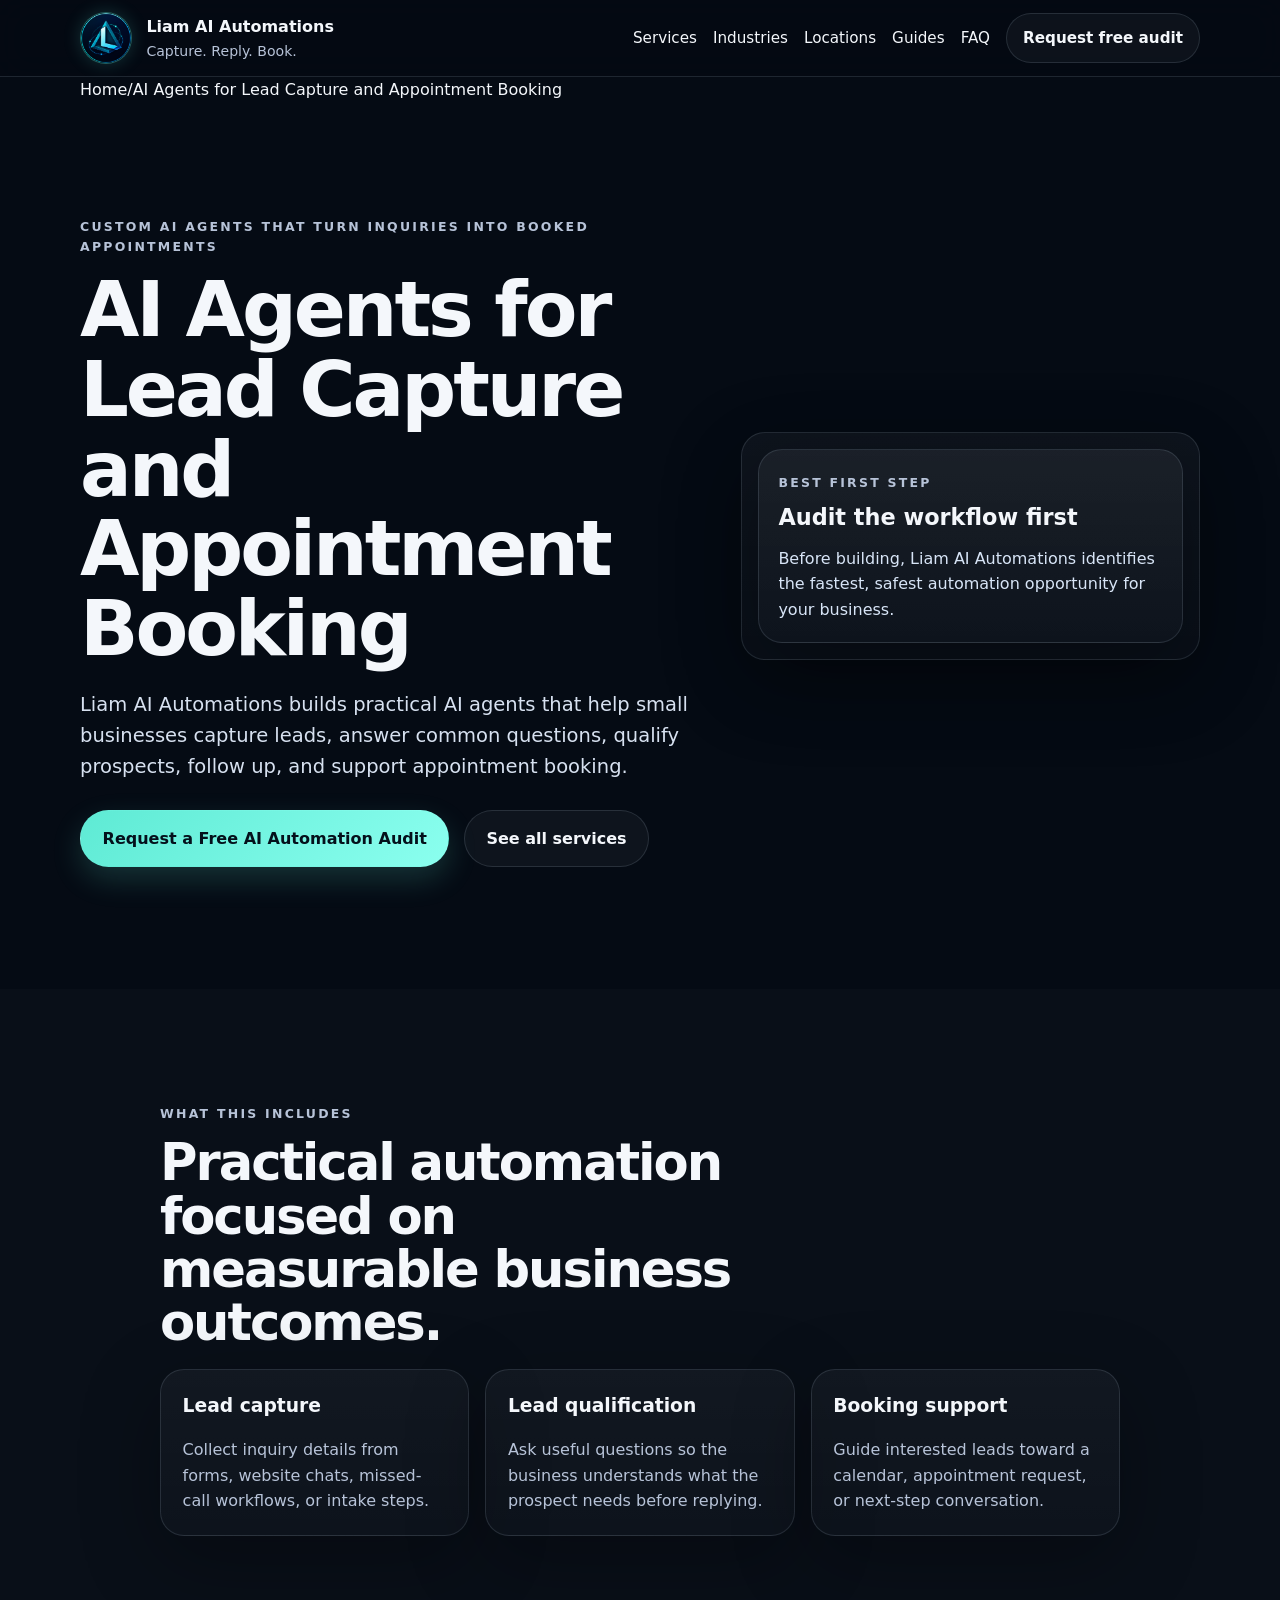
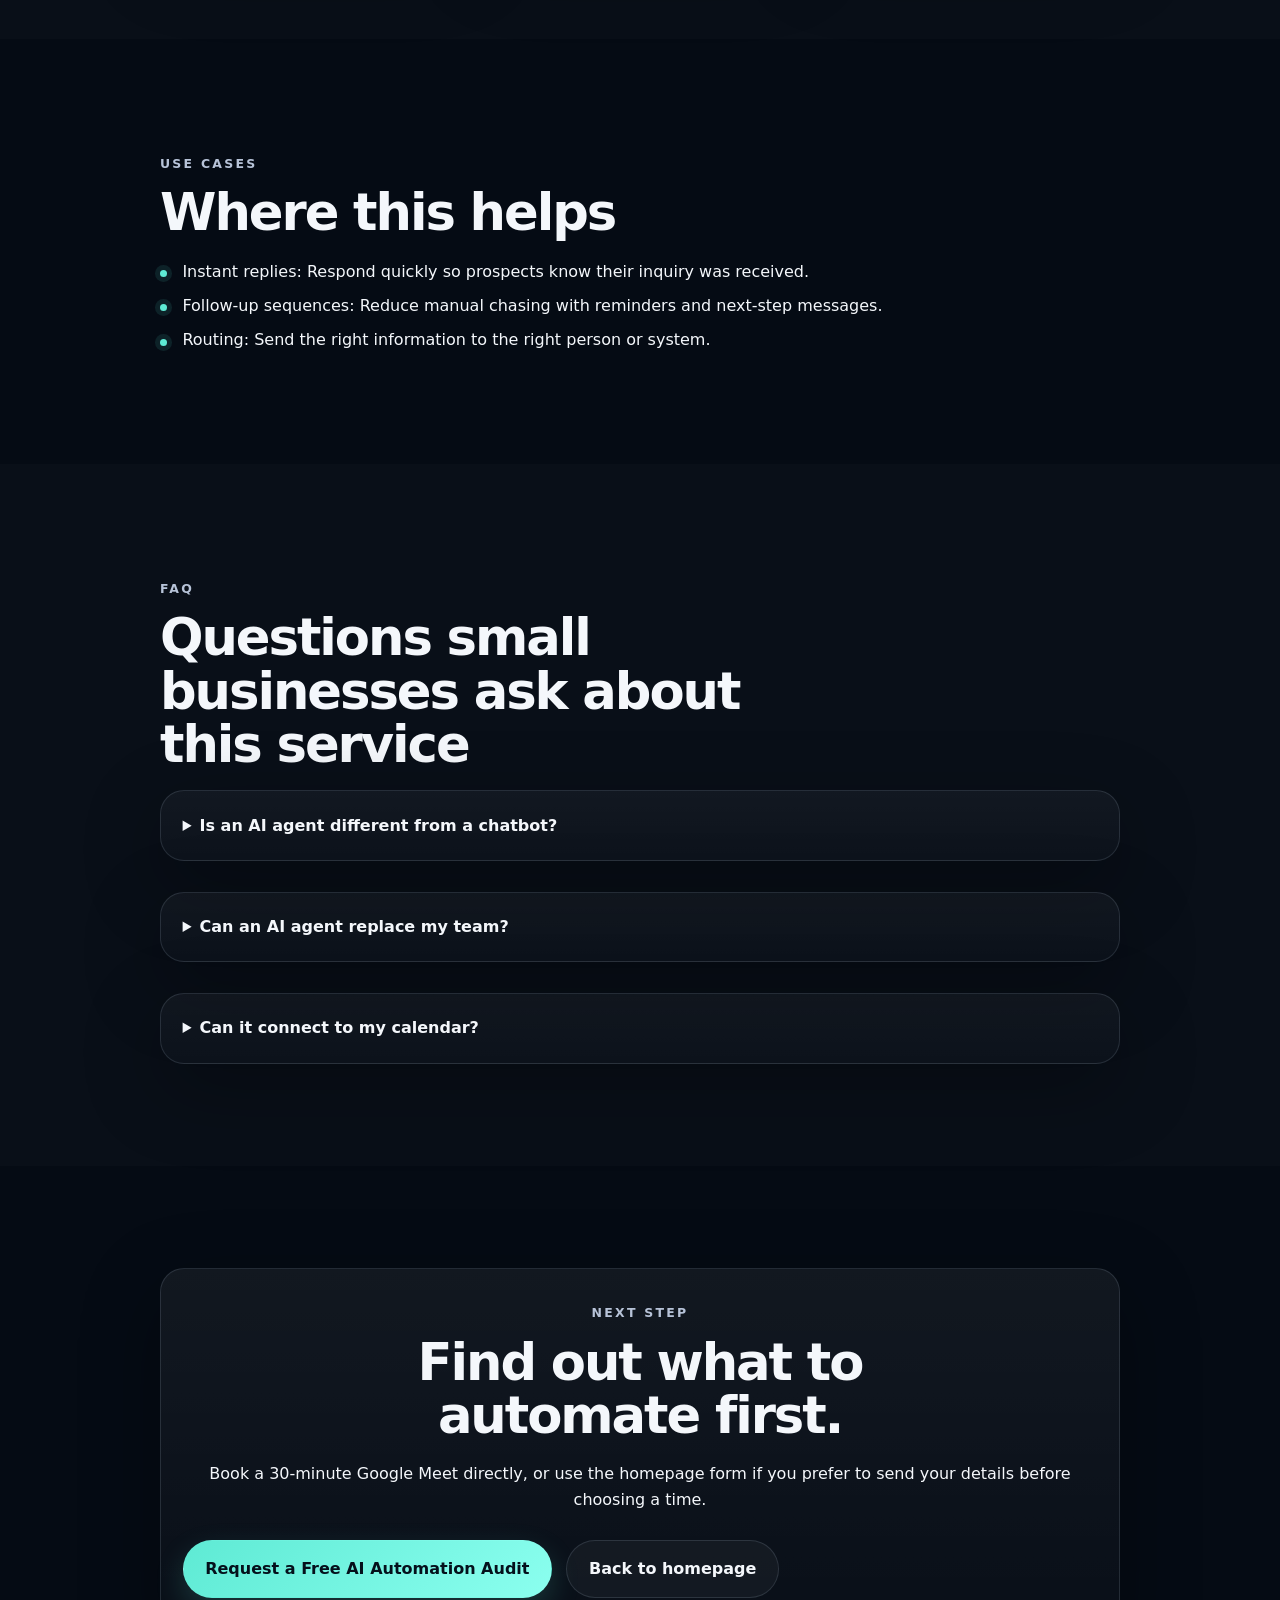
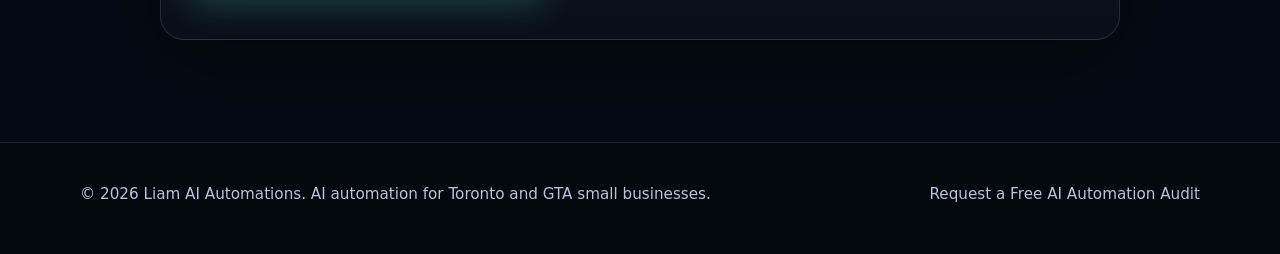
<file: ai-agents-lead-capture-appointment-booking.html>
<!DOCTYPE html>
<html lang="en">
<head>
  <meta charset="UTF-8" />
  <meta name="viewport" content="width=device-width, initial-scale=1.0" />
  <title>AI Agents for Lead Capture and Appointment Booking | Liam AI Automations</title>
  <meta name="description" content="Custom AI agents for small businesses that capture leads, qualify inquiries, reply faster, automate follow-up, and support appointment booking." />
  <meta name="robots" content="index,follow" />
  <link rel="canonical" href="https://liamaiautomations.com/ai-agents-lead-capture-appointment-booking.html" />
  <meta property="og:title" content="AI Agents for Lead Capture and Appointment Booking | Liam AI Automations" />
  <meta property="og:description" content="Custom AI agents for small businesses that capture leads, qualify inquiries, reply faster, automate follow-up, and support appointment booking." />
  <meta property="og:type" content="website" />
  <meta property="og:url" content="https://liamaiautomations.com/ai-agents-lead-capture-appointment-booking.html" />
  <meta property="og:image" content="https://liamaiautomations.com/og-image.svg" />
  <meta property="og:image:alt" content="Liam AI Automations - AI automation for Toronto small businesses" />
  <meta name="twitter:card" content="summary_large_image" />
  <meta name="twitter:image" content="https://liamaiautomations.com/og-image.svg" />
  <meta name="twitter:image:alt" content="Liam AI Automations - AI automation for Toronto small businesses" />
  <meta name="theme-color" content="#050b14" />
  <link rel="icon" href="/favicon.svg" type="image/svg+xml" />
  <link rel="stylesheet" href="styles.css" />
  <script id="business-entity-schema" type="application/ld+json">
{
  "@context": "https://schema.org",
  "@graph": [
    {
      "@type": [
        "LocalBusiness",
        "ProfessionalService"
      ],
      "@id": "https://liamaiautomations.com/#business",
      "name": "Liam AI Automations",
      "url": "https://liamaiautomations.com/",
      "email": "info@liamaiautomations.com",
      "areaServed": [
        "Toronto",
        "GTA",
        "Mississauga",
        "Brampton",
        "Vaughan",
        "Markham",
        "North York",
        "Scarborough",
        "Etobicoke",
        "Oakville",
        "Burlington"
      ],
      "description": "AI automation, AI agents, and practical AI consulting for Toronto and GTA small businesses.",
      "sameAs": [
        "https://github.com/mukeshkumarkella-code",
        "https://www.linkedin.com/in/mukesh-kumar-kella-83b03b2a2"
      ]
    },
    {
      "@type": "Person",
      "@id": "https://liamaiautomations.com/#founder",
      "name": "Mukesh Kumar Kella",
      "url": "https://www.linkedin.com/in/mukesh-kumar-kella-83b03b2a2",
      "worksFor": {
        "@id": "https://liamaiautomations.com/#business"
      }
    },
    {
      "@type": "WebSite",
      "@id": "https://liamaiautomations.com/#website",
      "name": "Liam AI Automations",
      "url": "https://liamaiautomations.com/",
      "publisher": {
        "@id": "https://liamaiautomations.com/#business"
      }
    }
  ]
}
</script>
<script id="faq-page-schema" type="application/ld+json">
{
  "@context": "https://schema.org",
  "@type": "FAQPage",
  "mainEntity": [
    {
      "@type": "Question",
      "name": "Is an AI agent different from a chatbot?",
      "acceptedAnswer": {
        "@type": "Answer",
        "text": "Yes. A chatbot mostly answers questions. An AI agent can help move a workflow forward through qualification, follow-up, routing, and booking support."
      }
    },
    {
      "@type": "Question",
      "name": "Can an AI agent replace my team?",
      "acceptedAnswer": {
        "@type": "Answer",
        "text": "The goal is not to replace your team. The goal is to handle repetitive steps and help humans respond faster."
      }
    },
    {
      "@type": "Question",
      "name": "Can it connect to my calendar?",
      "acceptedAnswer": {
        "@type": "Answer",
        "text": "Often yes, depending on your calendar and booking process. This is reviewed during the audit."
      }
    }
  ]
}
</script>
<script id="breadcrumb-schema" type="application/ld+json">
{
  "@context": "https://schema.org",
  "@type": "BreadcrumbList",
  "itemListElement": [
    {
      "@type": "ListItem",
      "position": 1,
      "name": "Home",
      "item": "https://liamaiautomations.com/"
    },
    {
      "@type": "ListItem",
      "position": 2,
      "name": "AI Agents for Lead Capture and Appointment Booking",
      "item": "https://liamaiautomations.com/ai-agents-lead-capture-appointment-booking.html"
    }
  ]
}
</script>
<script id="service-schema" type="application/ld+json">
{
  "@context": "https://schema.org",
  "@type": "Service",
  "name": "AI Agents for Lead Capture and Appointment Booking",
  "description": "Custom AI agents that help small businesses capture leads, qualify inquiries, reply faster, automate follow-up, and support appointment booking.",
  "provider": {
    "@id": "https://liamaiautomations.com/#business"
  },
  "areaServed": [
    "Toronto",
    "GTA",
    "Mississauga",
    "Brampton",
    "Vaughan",
    "Markham",
    "North York",
    "Scarborough",
    "Etobicoke",
    "Oakville",
    "Burlington"
  ],
  "serviceType": "AI Agents for Lead Capture and Appointment Booking",
  "url": "https://liamaiautomations.com/ai-agents-lead-capture-appointment-booking.html"
}
</script>
</head>
<body>
<header class="site-header">
  <div class="container nav">
    <a class="brand" href="index.html" aria-label="Liam AI Automations home">
      <span class="brand-mark" aria-hidden="true"><img src="assets/liam-ai-automations-logo.png" alt="" /></span>
      <span class="brand-text"><strong>Liam AI Automations</strong><small>Capture. Reply. Book.</small></span>
    </a>
    <button class="nav-toggle" type="button" aria-expanded="false" aria-controls="primary-navigation">Menu</button>
    <nav class="nav-links" id="primary-navigation" aria-label="Primary navigation">
      <a href="index.html#services">Services</a>
      <a href="index.html#industries">Industries</a>
      <a href="index.html#locations">Locations</a>
      <a href="resources/">Guides</a>
      <a href="index.html#faq">FAQ</a>
      <a class="button button-small" href="https://calendar.app.google/T8dLAX4tXNGvEw3T6">Request free audit</a>
    </nav>
  </div>
</header>
<main>
  <div class="container"><nav class="breadcrumbs" aria-label="Breadcrumb"><a href="index.html">Home</a><span aria-hidden="true">/</span><span>AI Agents for Lead Capture and Appointment Booking</span></nav></div>
<section class="hero section"><div class="container hero-grid"><div class="hero-copy"><p class="eyebrow">Custom AI agents that turn inquiries into booked appointments</p><h1>AI Agents for Lead Capture and Appointment Booking</h1><p class="lead">Liam AI Automations builds practical AI agents that help small businesses capture leads, answer common questions, qualify prospects, follow up, and support appointment booking.</p><div class="cta-row"><a class="button" href="https://calendar.app.google/T8dLAX4tXNGvEw3T6">Request a Free AI Automation Audit</a><a class="button button-secondary" href="index.html#services">See all services</a></div></div><aside class="hero-panel"><div class="panel-card panel-card-accent"><span class="panel-label">Best first step</span><strong>Audit the workflow first</strong><p>Before building, Liam AI Automations identifies the fastest, safest automation opportunity for your business.</p></div></aside></div></section>
<section class="section section-alt"><div class="container narrow"><p class="section-kicker">What this includes</p><h2>Practical automation focused on measurable business outcomes.</h2><div class="card-grid three-up"><article class="info-card"><h3>Lead capture</h3><p>Collect inquiry details from forms, website chats, missed-call workflows, or intake steps.</p></article><article class="info-card"><h3>Lead qualification</h3><p>Ask useful questions so the business understands what the prospect needs before replying.</p></article><article class="info-card"><h3>Booking support</h3><p>Guide interested leads toward a calendar, appointment request, or next-step conversation.</p></article></div></div></section>
<section class="section"><div class="container narrow"><p class="section-kicker">Use cases</p><h2>Where this helps</h2><ul class="check-list"><li>Instant replies: Respond quickly so prospects know their inquiry was received.</li><li>Follow-up sequences: Reduce manual chasing with reminders and next-step messages.</li><li>Routing: Send the right information to the right person or system.</li></ul></div></section>
<section class="section section-alt"><div class="container narrow"><p class="section-kicker">FAQ</p><h2>Questions small businesses ask about this service</h2><div class="faq-list"><details><summary>Is an AI agent different from a chatbot?</summary><p>Yes. A chatbot mostly answers questions. An AI agent can help move a workflow forward through qualification, follow-up, routing, and booking support.</p></details><details><summary>Can an AI agent replace my team?</summary><p>The goal is not to replace your team. The goal is to handle repetitive steps and help humans respond faster.</p></details><details><summary>Can it connect to my calendar?</summary><p>Often yes, depending on your calendar and booking process. This is reviewed during the audit.</p></details></div></div></section>
<section class="section"><div class="container narrow contact-card"><p class="section-kicker">Next step</p><h2>Find out what to automate first.</h2><p>Book a 30-minute Google Meet directly, or use the homepage form if you prefer to send your details before choosing a time.</p><div class="cta-row"><a class="button" href="https://calendar.app.google/T8dLAX4tXNGvEw3T6">Request a Free AI Automation Audit</a><a class="button button-secondary" href="index.html">Back to homepage</a></div></div></section>
</main>
<footer class="site-footer">
  <div class="container footer-inner">
    <p>© 2026 Liam AI Automations. AI automation for Toronto and GTA small businesses.</p>
    <p><a href="https://calendar.app.google/T8dLAX4tXNGvEw3T6">Request a Free AI Automation Audit</a></p>
  </div>
</footer>
<script id="mobile-nav-script">
  const toggle = document.querySelector('.nav-toggle');
  const nav = document.querySelector('.nav-links');
  if (toggle && nav) {
    toggle.addEventListener('click', () => {
      const isOpen = toggle.getAttribute('aria-expanded') === 'true';
      toggle.setAttribute('aria-expanded', String(!isOpen));
      nav.classList.toggle('is-open', !isOpen);
    });
  }
</script>
</body>
</html>
</file>
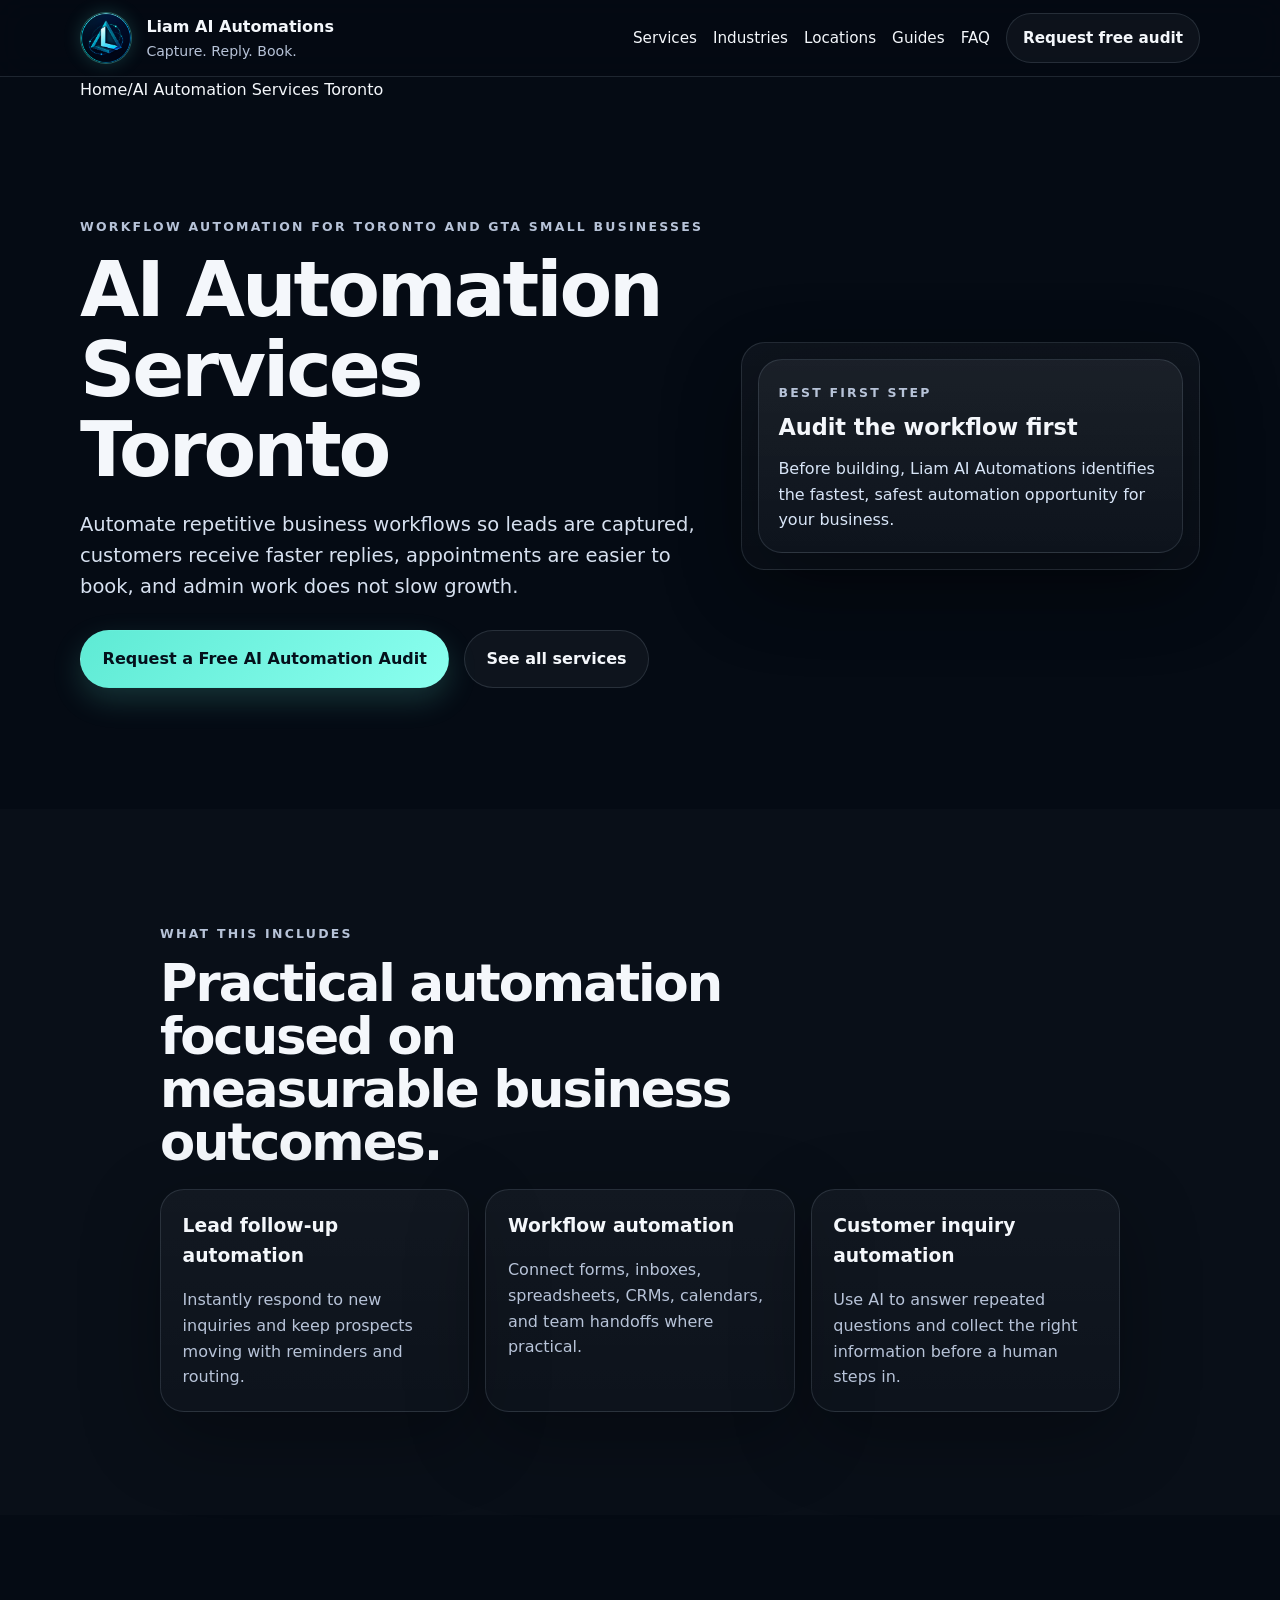
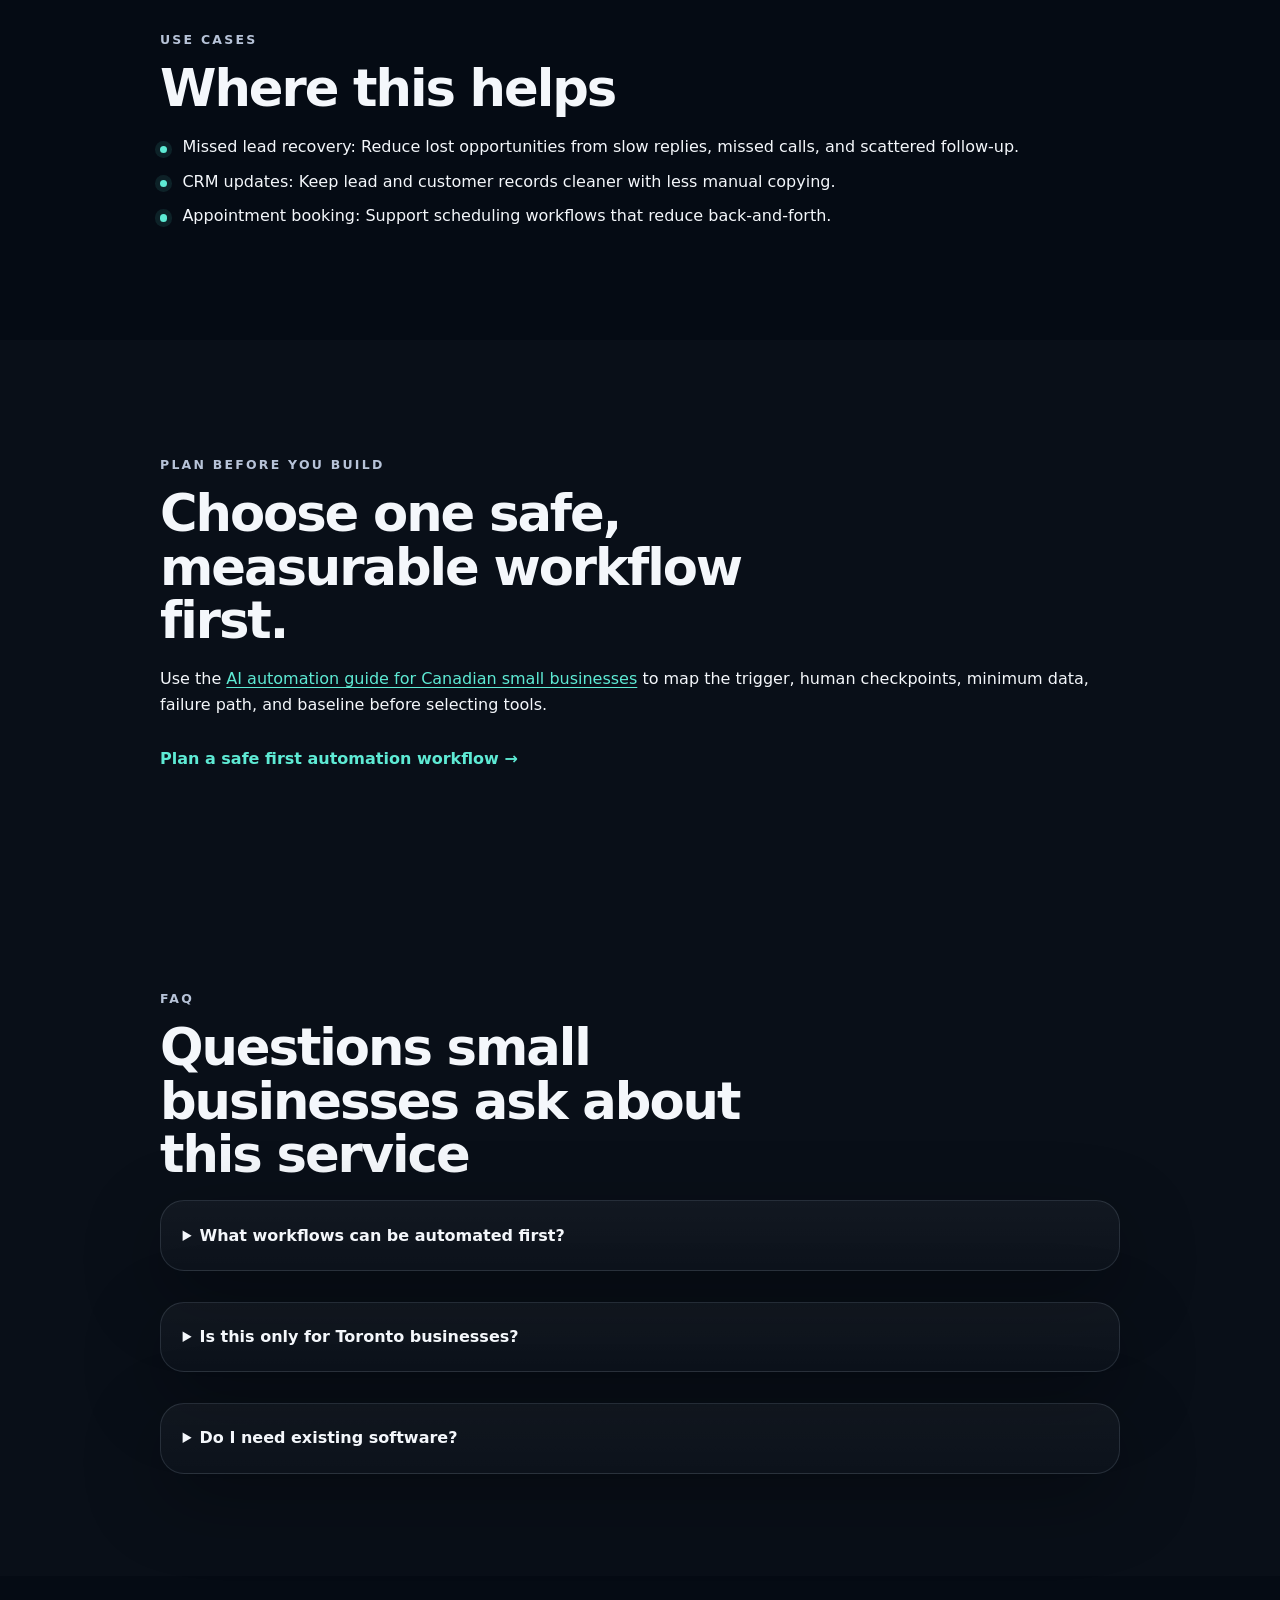
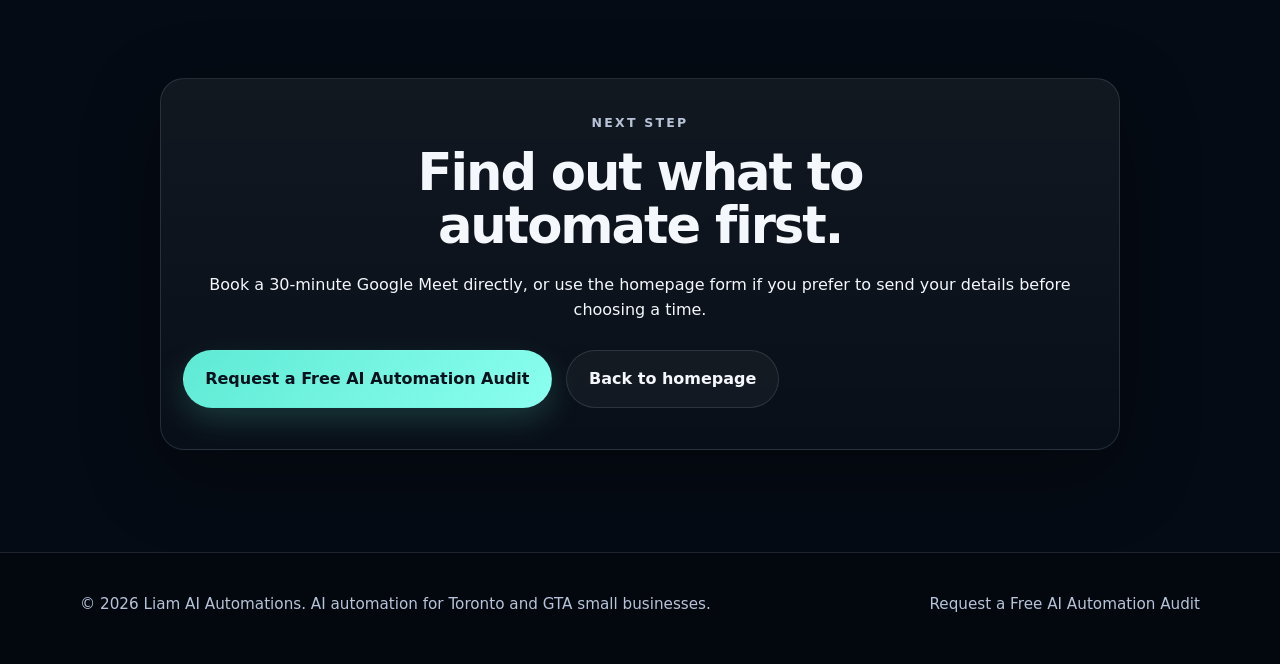
<file: ai-automation-services-toronto.html>
<!DOCTYPE html>
<html lang="en">
<head>
  <meta charset="UTF-8" />
  <meta name="viewport" content="width=device-width, initial-scale=1.0" />
  <title>AI Automation Services Toronto | Liam AI Automations</title>
  <meta name="description" content="AI automation services in Toronto for lead follow-up, appointment booking, customer inquiries, CRM updates, and small business workflow automation." />
  <meta name="robots" content="index,follow" />
  <link rel="canonical" href="https://liamaiautomations.com/ai-automation-services-toronto.html" />
  <meta property="og:title" content="AI Automation Services Toronto | Liam AI Automations" />
  <meta property="og:description" content="AI automation services in Toronto for lead follow-up, appointment booking, customer inquiries, CRM updates, and small business workflow automation." />
  <meta property="og:type" content="website" />
  <meta property="og:url" content="https://liamaiautomations.com/ai-automation-services-toronto.html" />
  <meta property="og:image" content="https://liamaiautomations.com/og-image.svg" />
  <meta property="og:image:alt" content="Liam AI Automations - AI automation for Toronto small businesses" />
  <meta name="twitter:card" content="summary_large_image" />
  <meta name="twitter:image" content="https://liamaiautomations.com/og-image.svg" />
  <meta name="twitter:image:alt" content="Liam AI Automations - AI automation for Toronto small businesses" />
  <meta name="theme-color" content="#050b14" />
  <link rel="icon" href="/favicon.svg" type="image/svg+xml" />
  <link rel="stylesheet" href="styles.css" />
  <script id="business-entity-schema" type="application/ld+json">
{
  "@context": "https://schema.org",
  "@graph": [
    {
      "@type": [
        "LocalBusiness",
        "ProfessionalService"
      ],
      "@id": "https://liamaiautomations.com/#business",
      "name": "Liam AI Automations",
      "url": "https://liamaiautomations.com/",
      "email": "info@liamaiautomations.com",
      "areaServed": [
        "Toronto",
        "GTA",
        "Mississauga",
        "Brampton",
        "Vaughan",
        "Markham",
        "North York",
        "Scarborough",
        "Etobicoke",
        "Oakville",
        "Burlington"
      ],
      "description": "AI automation, AI agents, and practical AI consulting for Toronto and GTA small businesses.",
      "sameAs": [
        "https://github.com/mukeshkumarkella-code",
        "https://www.linkedin.com/in/mukesh-kumar-kella-83b03b2a2"
      ]
    },
    {
      "@type": "Person",
      "@id": "https://liamaiautomations.com/#founder",
      "name": "Mukesh Kumar Kella",
      "url": "https://www.linkedin.com/in/mukesh-kumar-kella-83b03b2a2",
      "worksFor": {
        "@id": "https://liamaiautomations.com/#business"
      }
    },
    {
      "@type": "WebSite",
      "@id": "https://liamaiautomations.com/#website",
      "name": "Liam AI Automations",
      "url": "https://liamaiautomations.com/",
      "publisher": {
        "@id": "https://liamaiautomations.com/#business"
      }
    }
  ]
}
</script>
<script id="faq-page-schema" type="application/ld+json">
{
  "@context": "https://schema.org",
  "@type": "FAQPage",
  "mainEntity": [
    {
      "@type": "Question",
      "name": "What workflows can be automated first?",
      "acceptedAnswer": {
        "@type": "Answer",
        "text": "Lead capture, follow-up, appointment booking, customer inquiries, reminders, and CRM updates are common first automations."
      }
    },
    {
      "@type": "Question",
      "name": "Is this only for Toronto businesses?",
      "acceptedAnswer": {
        "@type": "Answer",
        "text": "The SEO focus is Toronto and the GTA, but the same automation approach can support Canadian small businesses more broadly."
      }
    },
    {
      "@type": "Question",
      "name": "Do I need existing software?",
      "acceptedAnswer": {
        "@type": "Answer",
        "text": "Not always. The audit reviews what you already use and recommends the simplest useful setup."
      }
    }
  ]
}
</script>
<script id="breadcrumb-schema" type="application/ld+json">
{
  "@context": "https://schema.org",
  "@type": "BreadcrumbList",
  "itemListElement": [
    {
      "@type": "ListItem",
      "position": 1,
      "name": "Home",
      "item": "https://liamaiautomations.com/"
    },
    {
      "@type": "ListItem",
      "position": 2,
      "name": "AI Automation Services Toronto",
      "item": "https://liamaiautomations.com/ai-automation-services-toronto.html"
    }
  ]
}
</script>
<script id="service-schema" type="application/ld+json">
{
  "@context": "https://schema.org",
  "@type": "Service",
  "name": "AI Automation Services Toronto",
  "description": "AI automation services for Toronto and GTA small businesses, including lead follow-up, appointment booking, customer inquiry automation, CRM updates, and workflow automation.",
  "provider": {
    "@id": "https://liamaiautomations.com/#business"
  },
  "areaServed": [
    "Toronto",
    "GTA",
    "Mississauga",
    "Brampton",
    "Vaughan",
    "Markham",
    "North York",
    "Scarborough",
    "Etobicoke",
    "Oakville",
    "Burlington"
  ],
  "serviceType": "AI Automation Services Toronto",
  "url": "https://liamaiautomations.com/ai-automation-services-toronto.html"
}
</script>
</head>
<body>
<header class="site-header">
  <div class="container nav">
    <a class="brand" href="index.html" aria-label="Liam AI Automations home">
      <span class="brand-mark" aria-hidden="true"><img src="assets/liam-ai-automations-logo.png" alt="" /></span>
      <span class="brand-text"><strong>Liam AI Automations</strong><small>Capture. Reply. Book.</small></span>
    </a>
    <button class="nav-toggle" type="button" aria-expanded="false" aria-controls="primary-navigation">Menu</button>
    <nav class="nav-links" id="primary-navigation" aria-label="Primary navigation">
      <a href="index.html#services">Services</a>
      <a href="index.html#industries">Industries</a>
      <a href="index.html#locations">Locations</a>
      <a href="resources/">Guides</a>
      <a href="index.html#faq">FAQ</a>
      <a class="button button-small" href="https://calendar.app.google/T8dLAX4tXNGvEw3T6">Request free audit</a>
    </nav>
  </div>
</header>
<main>
  <div class="container"><nav class="breadcrumbs" aria-label="Breadcrumb"><a href="index.html">Home</a><span aria-hidden="true">/</span><span>AI Automation Services Toronto</span></nav></div>
<section class="hero section"><div class="container hero-grid"><div class="hero-copy"><p class="eyebrow">Workflow automation for Toronto and GTA small businesses</p><h1>AI Automation Services Toronto</h1><p class="lead">Automate repetitive business workflows so leads are captured, customers receive faster replies, appointments are easier to book, and admin work does not slow growth.</p><div class="cta-row"><a class="button" href="https://calendar.app.google/T8dLAX4tXNGvEw3T6">Request a Free AI Automation Audit</a><a class="button button-secondary" href="index.html#services">See all services</a></div></div><aside class="hero-panel"><div class="panel-card panel-card-accent"><span class="panel-label">Best first step</span><strong>Audit the workflow first</strong><p>Before building, Liam AI Automations identifies the fastest, safest automation opportunity for your business.</p></div></aside></div></section>
<section class="section section-alt"><div class="container narrow"><p class="section-kicker">What this includes</p><h2>Practical automation focused on measurable business outcomes.</h2><div class="card-grid three-up"><article class="info-card"><h3>Lead follow-up automation</h3><p>Instantly respond to new inquiries and keep prospects moving with reminders and routing.</p></article><article class="info-card"><h3>Workflow automation</h3><p>Connect forms, inboxes, spreadsheets, CRMs, calendars, and team handoffs where practical.</p></article><article class="info-card"><h3>Customer inquiry automation</h3><p>Use AI to answer repeated questions and collect the right information before a human steps in.</p></article></div></div></section>
<section class="section"><div class="container narrow"><p class="section-kicker">Use cases</p><h2>Where this helps</h2><ul class="check-list"><li>Missed lead recovery: Reduce lost opportunities from slow replies, missed calls, and scattered follow-up.</li><li>CRM updates: Keep lead and customer records cleaner with less manual copying.</li><li>Appointment booking: Support scheduling workflows that reduce back-and-forth.</li></ul></div></section>
<section class="section section-alt"><div class="container narrow guide-callout"><p class="section-kicker">Plan before you build</p><h2>Choose one safe, measurable workflow first.</h2><p>Use the <a href="resources/ai-automation-canadian-small-businesses.html">AI automation guide for Canadian small businesses</a> to map the trigger, human checkpoints, minimum data, failure path, and baseline before selecting tools.</p><a class="text-link" href="resources/ai-automation-canadian-small-businesses.html">Plan a safe first automation workflow →</a></div></section>
<section class="section section-alt"><div class="container narrow"><p class="section-kicker">FAQ</p><h2>Questions small businesses ask about this service</h2><div class="faq-list"><details><summary>What workflows can be automated first?</summary><p>Lead capture, follow-up, appointment booking, customer inquiries, reminders, and CRM updates are common first automations.</p></details><details><summary>Is this only for Toronto businesses?</summary><p>The SEO focus is Toronto and the GTA, but the same automation approach can support Canadian small businesses more broadly.</p></details><details><summary>Do I need existing software?</summary><p>Not always. The audit reviews what you already use and recommends the simplest useful setup.</p></details></div></div></section>
<section class="section"><div class="container narrow contact-card"><p class="section-kicker">Next step</p><h2>Find out what to automate first.</h2><p>Book a 30-minute Google Meet directly, or use the homepage form if you prefer to send your details before choosing a time.</p><div class="cta-row"><a class="button" href="https://calendar.app.google/T8dLAX4tXNGvEw3T6">Request a Free AI Automation Audit</a><a class="button button-secondary" href="index.html">Back to homepage</a></div></div></section>
</main>
<footer class="site-footer">
  <div class="container footer-inner">
    <p>© 2026 Liam AI Automations. AI automation for Toronto and GTA small businesses.</p>
    <p><a href="https://calendar.app.google/T8dLAX4tXNGvEw3T6">Request a Free AI Automation Audit</a></p>
  </div>
</footer>
<script id="mobile-nav-script">
  const toggle = document.querySelector('.nav-toggle');
  const nav = document.querySelector('.nav-links');
  if (toggle && nav) {
    toggle.addEventListener('click', () => {
      const isOpen = toggle.getAttribute('aria-expanded') === 'true';
      toggle.setAttribute('aria-expanded', String(!isOpen));
      nav.classList.toggle('is-open', !isOpen);
    });
  }
</script>
</body>
</html>
</file>
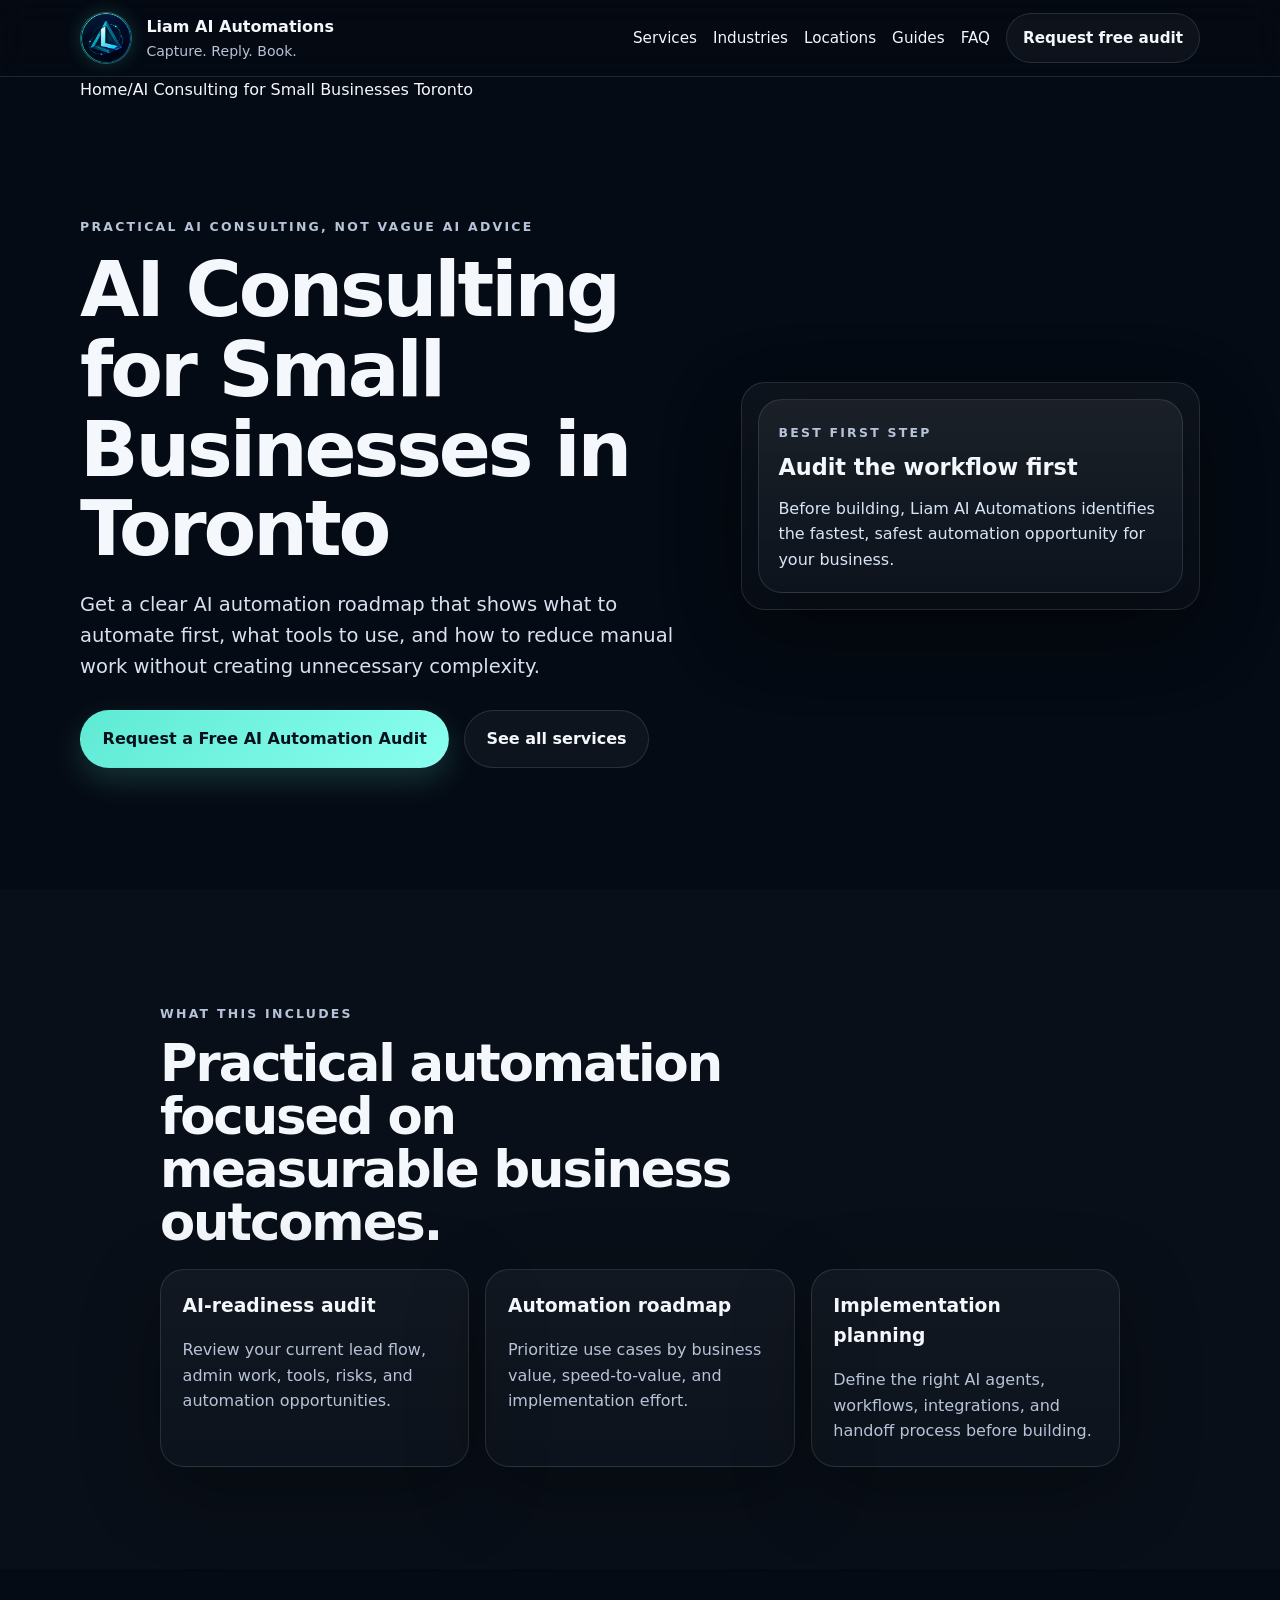
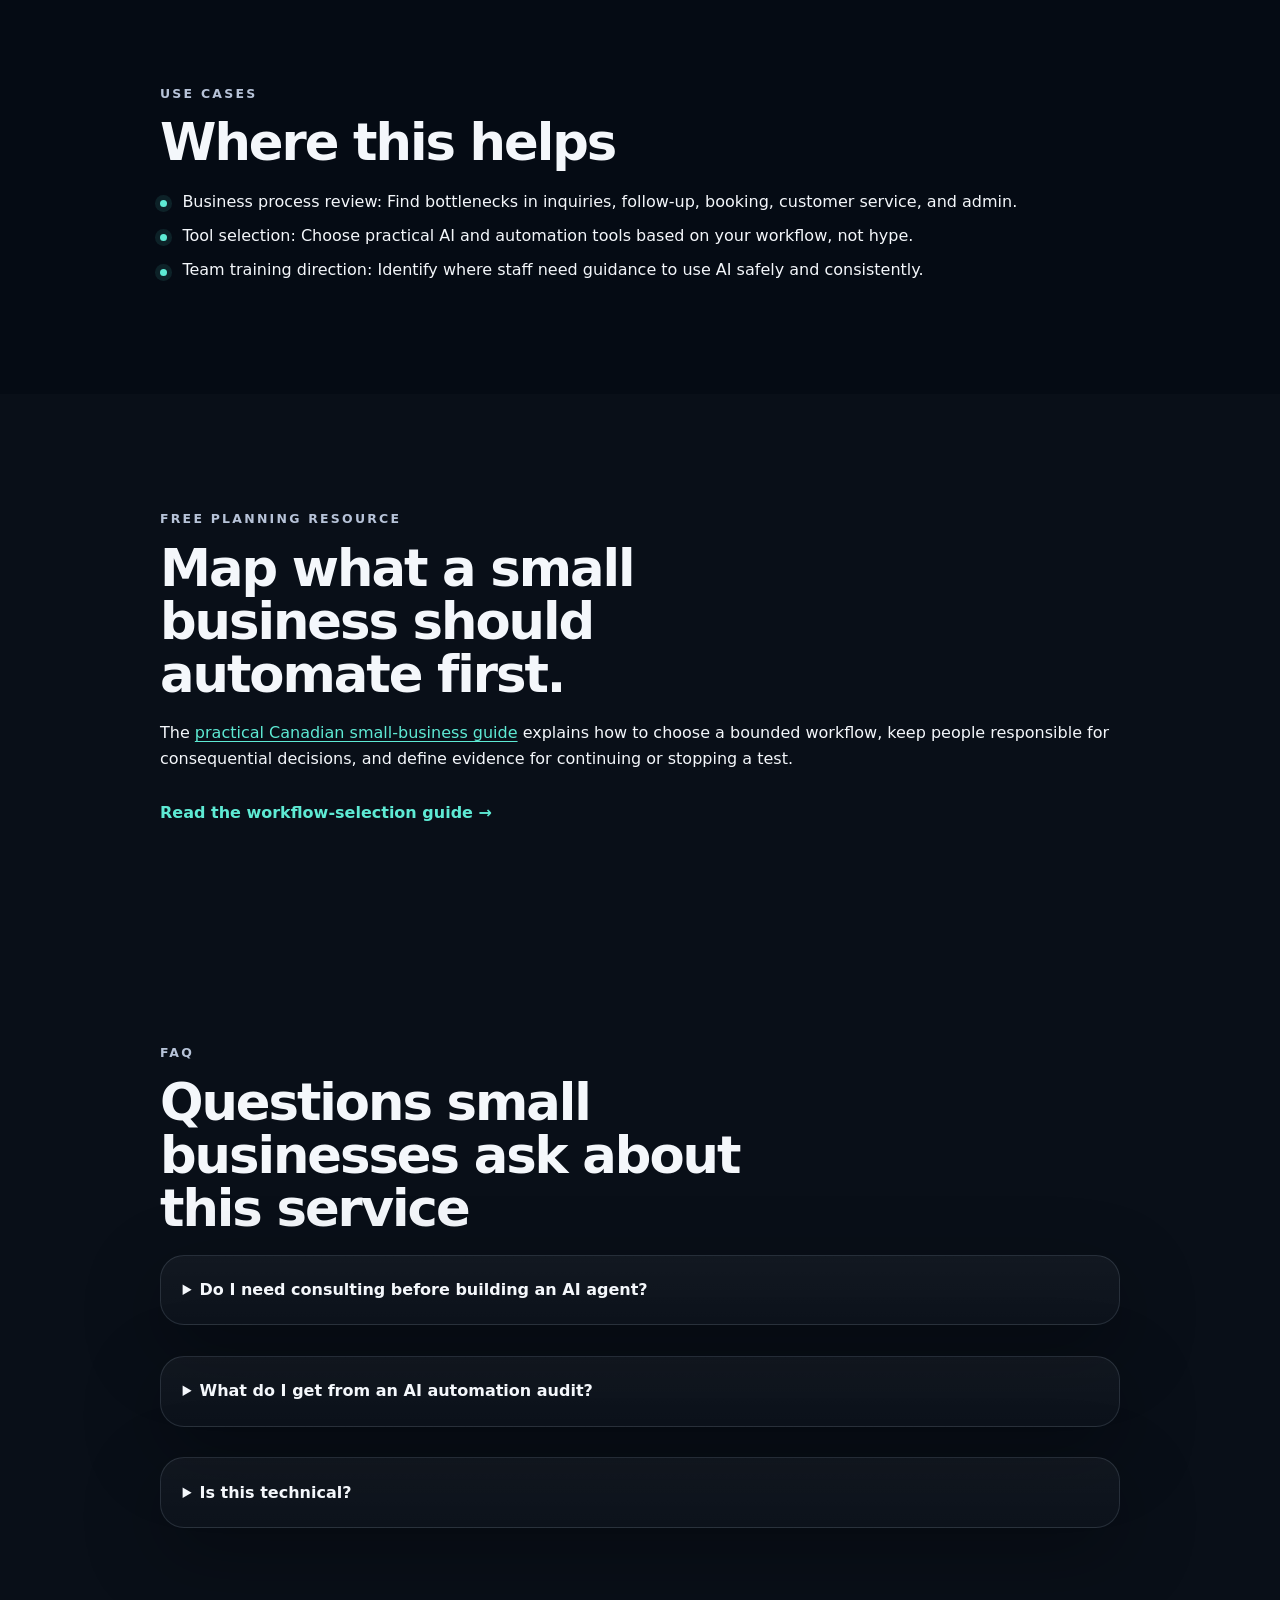
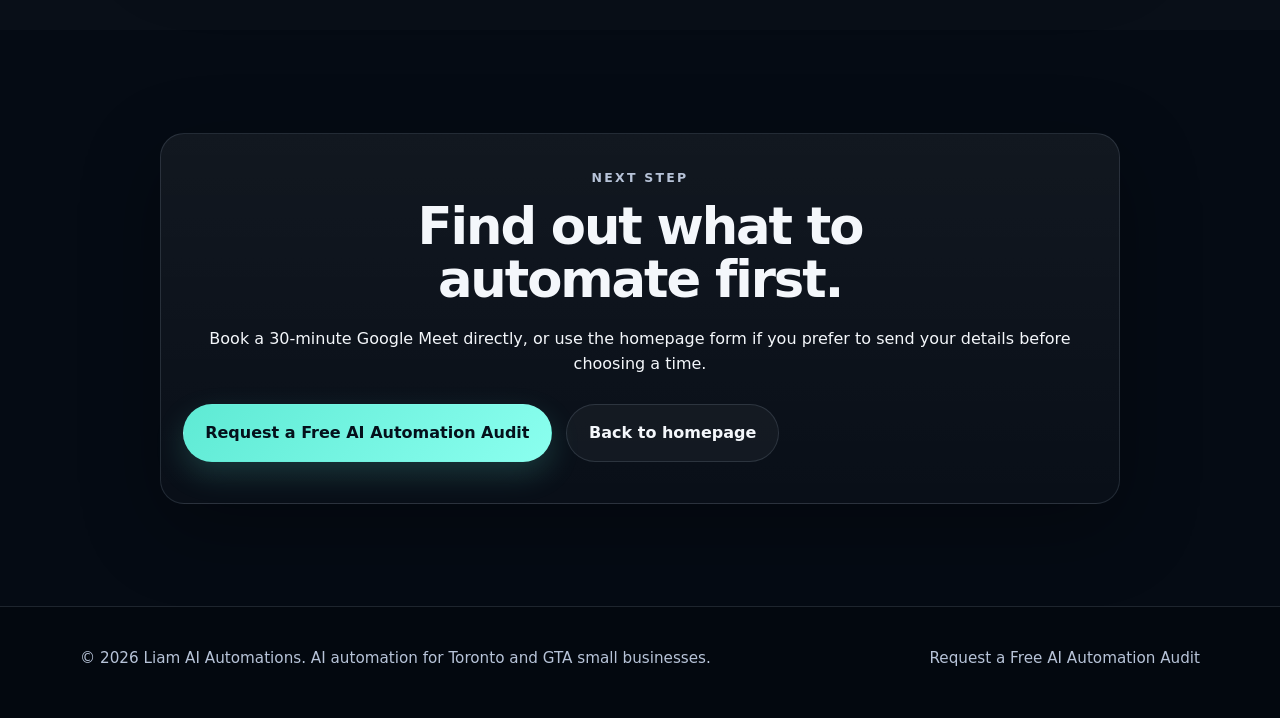
<file: ai-consulting-small-business-toronto.html>
<!DOCTYPE html>
<html lang="en">
<head>
  <meta charset="UTF-8" />
  <meta name="viewport" content="width=device-width, initial-scale=1.0" />
  <title>AI Consulting for Small Businesses Toronto | Liam AI Automations</title>
  <meta name="description" content="Practical AI consulting for Toronto small businesses that want an automation roadmap, AI-readiness audit, and clear implementation plan." />
  <meta name="robots" content="index,follow" />
  <link rel="canonical" href="https://liamaiautomations.com/ai-consulting-small-business-toronto.html" />
  <meta property="og:title" content="AI Consulting for Small Businesses Toronto | Liam AI Automations" />
  <meta property="og:description" content="Practical AI consulting for Toronto small businesses that want an automation roadmap, AI-readiness audit, and clear implementation plan." />
  <meta property="og:type" content="website" />
  <meta property="og:url" content="https://liamaiautomations.com/ai-consulting-small-business-toronto.html" />
  <meta property="og:image" content="https://liamaiautomations.com/og-image.svg" />
  <meta property="og:image:alt" content="Liam AI Automations - AI automation for Toronto small businesses" />
  <meta name="twitter:card" content="summary_large_image" />
  <meta name="twitter:image" content="https://liamaiautomations.com/og-image.svg" />
  <meta name="twitter:image:alt" content="Liam AI Automations - AI automation for Toronto small businesses" />
  <meta name="theme-color" content="#050b14" />
  <link rel="icon" href="/favicon.svg" type="image/svg+xml" />
  <link rel="stylesheet" href="styles.css" />
  <script id="business-entity-schema" type="application/ld+json">
{
  "@context": "https://schema.org",
  "@graph": [
    {
      "@type": [
        "LocalBusiness",
        "ProfessionalService"
      ],
      "@id": "https://liamaiautomations.com/#business",
      "name": "Liam AI Automations",
      "url": "https://liamaiautomations.com/",
      "email": "info@liamaiautomations.com",
      "areaServed": [
        "Toronto",
        "GTA",
        "Mississauga",
        "Brampton",
        "Vaughan",
        "Markham",
        "North York",
        "Scarborough",
        "Etobicoke",
        "Oakville",
        "Burlington"
      ],
      "description": "AI automation, AI agents, and practical AI consulting for Toronto and GTA small businesses.",
      "sameAs": [
        "https://github.com/mukeshkumarkella-code",
        "https://www.linkedin.com/in/mukesh-kumar-kella-83b03b2a2"
      ]
    },
    {
      "@type": "Person",
      "@id": "https://liamaiautomations.com/#founder",
      "name": "Mukesh Kumar Kella",
      "url": "https://www.linkedin.com/in/mukesh-kumar-kella-83b03b2a2",
      "worksFor": {
        "@id": "https://liamaiautomations.com/#business"
      }
    },
    {
      "@type": "WebSite",
      "@id": "https://liamaiautomations.com/#website",
      "name": "Liam AI Automations",
      "url": "https://liamaiautomations.com/",
      "publisher": {
        "@id": "https://liamaiautomations.com/#business"
      }
    }
  ]
}
</script>
<script id="faq-page-schema" type="application/ld+json">
{
  "@context": "https://schema.org",
  "@type": "FAQPage",
  "mainEntity": [
    {
      "@type": "Question",
      "name": "Do I need consulting before building an AI agent?",
      "acceptedAnswer": {
        "@type": "Answer",
        "text": "If you are unsure where AI will create value, yes. If the target workflow is already obvious, you can move directly into a build."
      }
    },
    {
      "@type": "Question",
      "name": "What do I get from an AI automation audit?",
      "acceptedAnswer": {
        "@type": "Answer",
        "text": "You get a clear view of automation opportunities, likely quick wins, and recommended next steps."
      }
    },
    {
      "@type": "Question",
      "name": "Is this technical?",
      "acceptedAnswer": {
        "@type": "Answer",
        "text": "The consulting is explained in business terms so owners and teams can make clear decisions."
      }
    }
  ]
}
</script>
<script id="breadcrumb-schema" type="application/ld+json">
{
  "@context": "https://schema.org",
  "@type": "BreadcrumbList",
  "itemListElement": [
    {
      "@type": "ListItem",
      "position": 1,
      "name": "Home",
      "item": "https://liamaiautomations.com/"
    },
    {
      "@type": "ListItem",
      "position": 2,
      "name": "AI Consulting for Small Businesses Toronto",
      "item": "https://liamaiautomations.com/ai-consulting-small-business-toronto.html"
    }
  ]
}
</script>
<script id="service-schema" type="application/ld+json">
{
  "@context": "https://schema.org",
  "@type": "Service",
  "name": "AI Consulting for Small Businesses Toronto",
  "description": "Practical AI consulting and automation roadmap services for Toronto and GTA small businesses.",
  "provider": {
    "@id": "https://liamaiautomations.com/#business"
  },
  "areaServed": [
    "Toronto",
    "GTA",
    "Mississauga",
    "Brampton",
    "Vaughan",
    "Markham",
    "North York",
    "Scarborough",
    "Etobicoke",
    "Oakville",
    "Burlington"
  ],
  "serviceType": "AI Consulting for Small Businesses Toronto",
  "url": "https://liamaiautomations.com/ai-consulting-small-business-toronto.html"
}
</script>
</head>
<body>
<header class="site-header">
  <div class="container nav">
    <a class="brand" href="index.html" aria-label="Liam AI Automations home">
      <span class="brand-mark" aria-hidden="true"><img src="assets/liam-ai-automations-logo.png" alt="" /></span>
      <span class="brand-text"><strong>Liam AI Automations</strong><small>Capture. Reply. Book.</small></span>
    </a>
    <button class="nav-toggle" type="button" aria-expanded="false" aria-controls="primary-navigation">Menu</button>
    <nav class="nav-links" id="primary-navigation" aria-label="Primary navigation">
      <a href="index.html#services">Services</a>
      <a href="index.html#industries">Industries</a>
      <a href="index.html#locations">Locations</a>
      <a href="resources/">Guides</a>
      <a href="index.html#faq">FAQ</a>
      <a class="button button-small" href="https://calendar.app.google/T8dLAX4tXNGvEw3T6">Request free audit</a>
    </nav>
  </div>
</header>
<main>
  <div class="container"><nav class="breadcrumbs" aria-label="Breadcrumb"><a href="index.html">Home</a><span aria-hidden="true">/</span><span>AI Consulting for Small Businesses Toronto</span></nav></div>
<section class="hero section"><div class="container hero-grid"><div class="hero-copy"><p class="eyebrow">Practical AI consulting, not vague AI advice</p><h1>AI Consulting for Small Businesses in Toronto</h1><p class="lead">Get a clear AI automation roadmap that shows what to automate first, what tools to use, and how to reduce manual work without creating unnecessary complexity.</p><div class="cta-row"><a class="button" href="https://calendar.app.google/T8dLAX4tXNGvEw3T6">Request a Free AI Automation Audit</a><a class="button button-secondary" href="index.html#services">See all services</a></div></div><aside class="hero-panel"><div class="panel-card panel-card-accent"><span class="panel-label">Best first step</span><strong>Audit the workflow first</strong><p>Before building, Liam AI Automations identifies the fastest, safest automation opportunity for your business.</p></div></aside></div></section>
<section class="section section-alt"><div class="container narrow"><p class="section-kicker">What this includes</p><h2>Practical automation focused on measurable business outcomes.</h2><div class="card-grid three-up"><article class="info-card"><h3>AI-readiness audit</h3><p>Review your current lead flow, admin work, tools, risks, and automation opportunities.</p></article><article class="info-card"><h3>Automation roadmap</h3><p>Prioritize use cases by business value, speed-to-value, and implementation effort.</p></article><article class="info-card"><h3>Implementation planning</h3><p>Define the right AI agents, workflows, integrations, and handoff process before building.</p></article></div></div></section>
<section class="section"><div class="container narrow"><p class="section-kicker">Use cases</p><h2>Where this helps</h2><ul class="check-list"><li>Business process review: Find bottlenecks in inquiries, follow-up, booking, customer service, and admin.</li><li>Tool selection: Choose practical AI and automation tools based on your workflow, not hype.</li><li>Team training direction: Identify where staff need guidance to use AI safely and consistently.</li></ul></div></section>
<section class="section section-alt"><div class="container narrow guide-callout"><p class="section-kicker">Free planning resource</p><h2>Map what a small business should automate first.</h2><p>The <a href="resources/ai-automation-canadian-small-businesses.html">practical Canadian small-business guide</a> explains how to choose a bounded workflow, keep people responsible for consequential decisions, and define evidence for continuing or stopping a test.</p><a class="text-link" href="resources/ai-automation-canadian-small-businesses.html">Read the workflow-selection guide →</a></div></section>
<section class="section section-alt"><div class="container narrow"><p class="section-kicker">FAQ</p><h2>Questions small businesses ask about this service</h2><div class="faq-list"><details><summary>Do I need consulting before building an AI agent?</summary><p>If you are unsure where AI will create value, yes. If the target workflow is already obvious, you can move directly into a build.</p></details><details><summary>What do I get from an AI automation audit?</summary><p>You get a clear view of automation opportunities, likely quick wins, and recommended next steps.</p></details><details><summary>Is this technical?</summary><p>The consulting is explained in business terms so owners and teams can make clear decisions.</p></details></div></div></section>
<section class="section"><div class="container narrow contact-card"><p class="section-kicker">Next step</p><h2>Find out what to automate first.</h2><p>Book a 30-minute Google Meet directly, or use the homepage form if you prefer to send your details before choosing a time.</p><div class="cta-row"><a class="button" href="https://calendar.app.google/T8dLAX4tXNGvEw3T6">Request a Free AI Automation Audit</a><a class="button button-secondary" href="index.html">Back to homepage</a></div></div></section>
</main>
<footer class="site-footer">
  <div class="container footer-inner">
    <p>© 2026 Liam AI Automations. AI automation for Toronto and GTA small businesses.</p>
    <p><a href="https://calendar.app.google/T8dLAX4tXNGvEw3T6">Request a Free AI Automation Audit</a></p>
  </div>
</footer>
<script id="mobile-nav-script">
  const toggle = document.querySelector('.nav-toggle');
  const nav = document.querySelector('.nav-links');
  if (toggle && nav) {
    toggle.addEventListener('click', () => {
      const isOpen = toggle.getAttribute('aria-expanded') === 'true';
      toggle.setAttribute('aria-expanded', String(!isOpen));
      nav.classList.toggle('is-open', !isOpen);
    });
  }
</script>
</body>
</html>
</file>
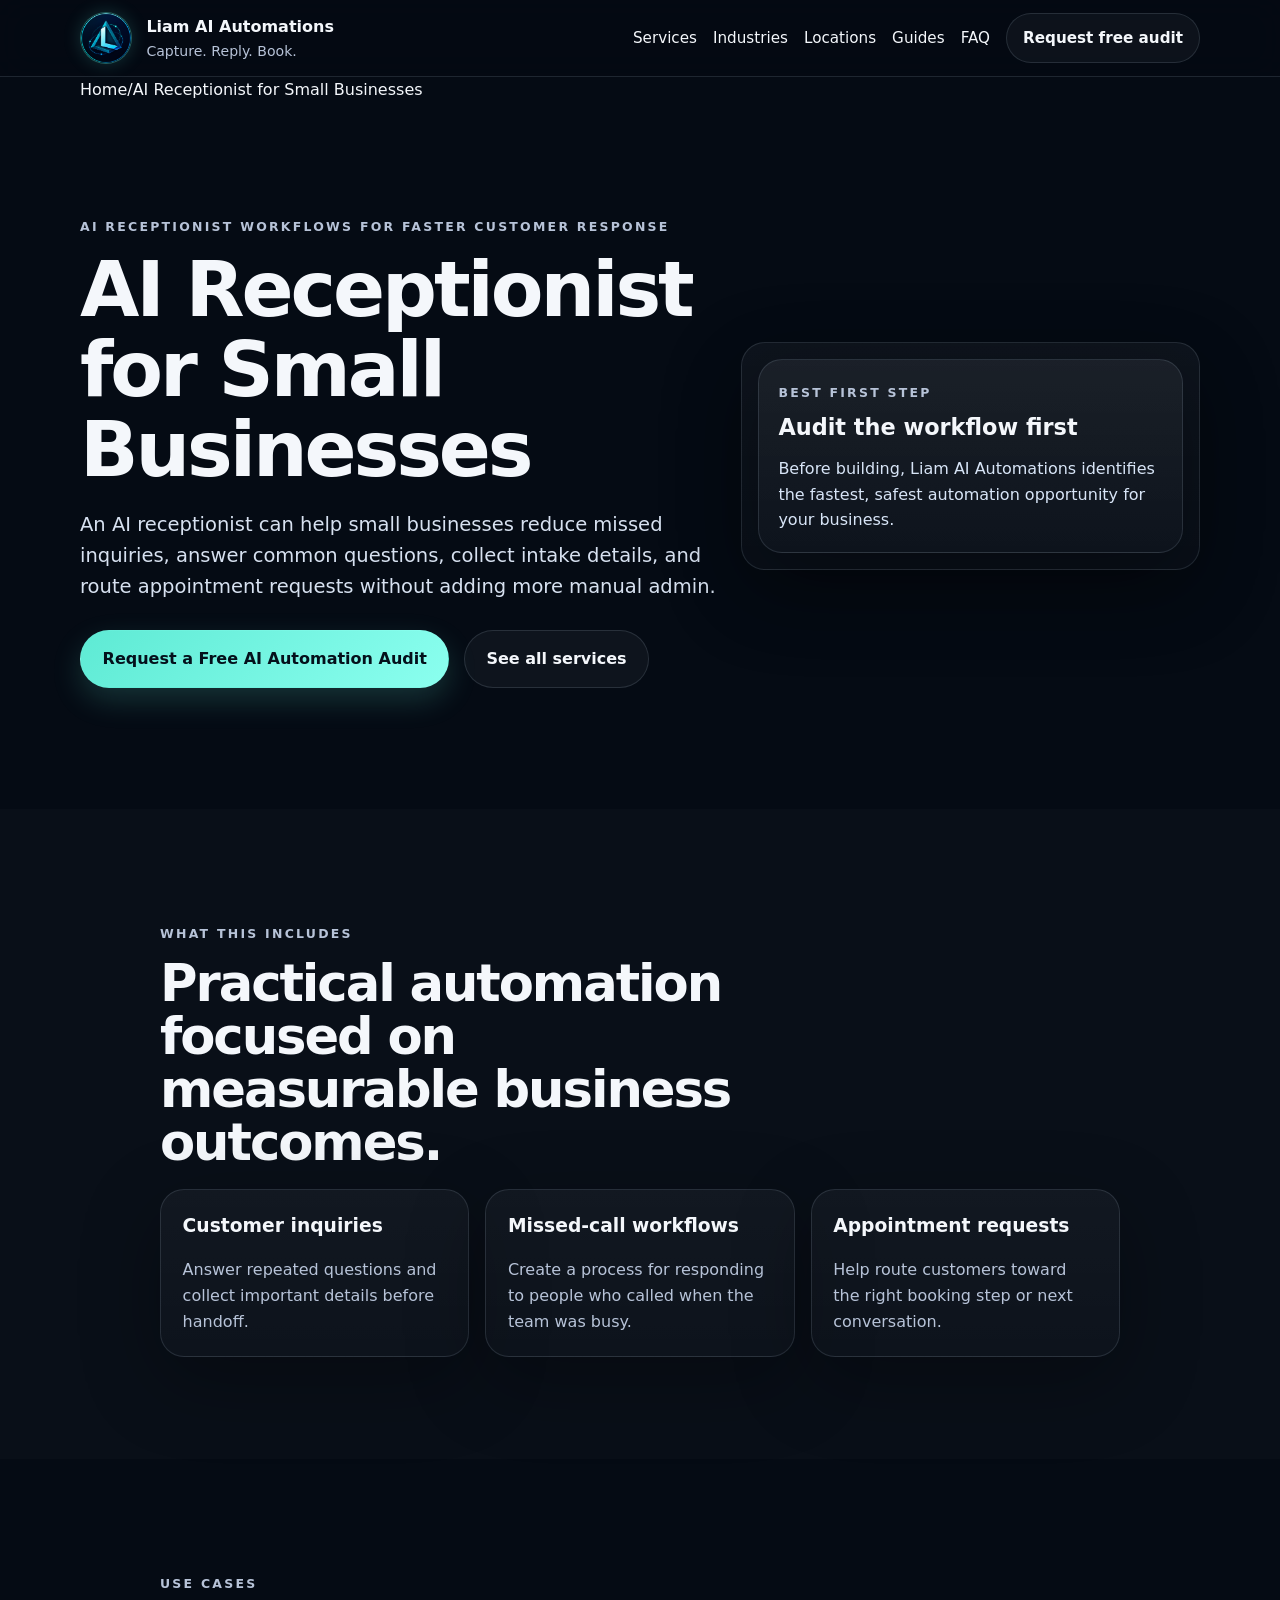
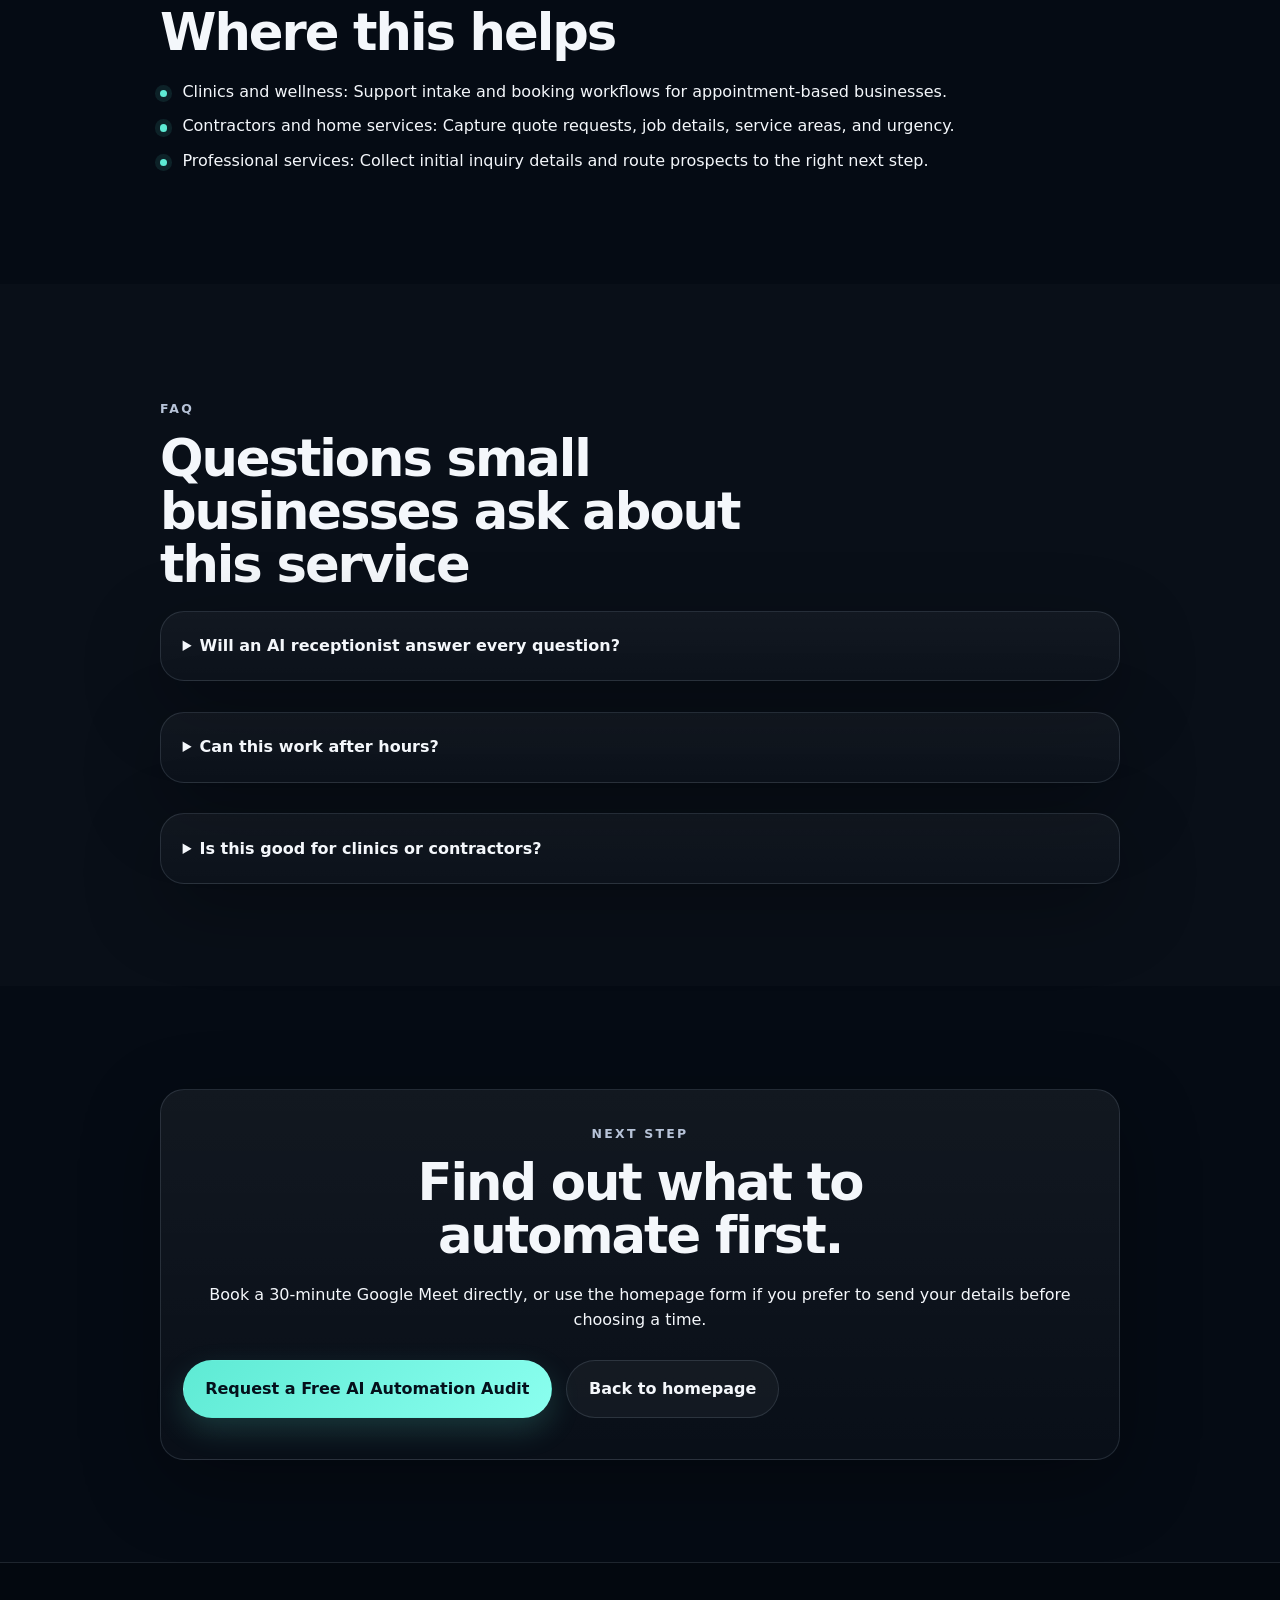
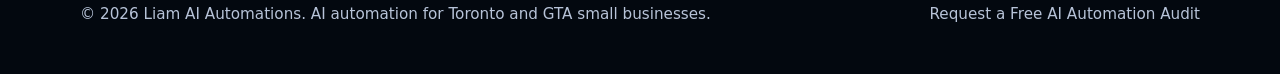
<file: ai-receptionist-small-business.html>
<!DOCTYPE html>
<html lang="en">
<head>
  <meta charset="UTF-8" />
  <meta name="viewport" content="width=device-width, initial-scale=1.0" />
  <title>AI Receptionist for Small Businesses | Liam AI Automations</title>
  <meta name="description" content="AI receptionist systems for small businesses to handle customer inquiries, missed calls, intake, routing, and appointment requests." />
  <meta name="robots" content="index,follow" />
  <link rel="canonical" href="https://liamaiautomations.com/ai-receptionist-small-business.html" />
  <meta property="og:title" content="AI Receptionist for Small Businesses | Liam AI Automations" />
  <meta property="og:description" content="AI receptionist systems for small businesses to handle customer inquiries, missed calls, intake, routing, and appointment requests." />
  <meta property="og:type" content="website" />
  <meta property="og:url" content="https://liamaiautomations.com/ai-receptionist-small-business.html" />
  <meta property="og:image" content="https://liamaiautomations.com/og-image.svg" />
  <meta property="og:image:alt" content="Liam AI Automations - AI automation for Toronto small businesses" />
  <meta name="twitter:card" content="summary_large_image" />
  <meta name="twitter:image" content="https://liamaiautomations.com/og-image.svg" />
  <meta name="twitter:image:alt" content="Liam AI Automations - AI automation for Toronto small businesses" />
  <meta name="theme-color" content="#050b14" />
  <link rel="icon" href="/favicon.svg" type="image/svg+xml" />
  <link rel="stylesheet" href="styles.css" />
  <script id="business-entity-schema" type="application/ld+json">
{
  "@context": "https://schema.org",
  "@graph": [
    {
      "@type": [
        "LocalBusiness",
        "ProfessionalService"
      ],
      "@id": "https://liamaiautomations.com/#business",
      "name": "Liam AI Automations",
      "url": "https://liamaiautomations.com/",
      "email": "info@liamaiautomations.com",
      "areaServed": [
        "Toronto",
        "GTA",
        "Mississauga",
        "Brampton",
        "Vaughan",
        "Markham",
        "North York",
        "Scarborough",
        "Etobicoke",
        "Oakville",
        "Burlington"
      ],
      "description": "AI automation, AI agents, and practical AI consulting for Toronto and GTA small businesses.",
      "sameAs": [
        "https://github.com/mukeshkumarkella-code",
        "https://www.linkedin.com/in/mukesh-kumar-kella-83b03b2a2"
      ]
    },
    {
      "@type": "Person",
      "@id": "https://liamaiautomations.com/#founder",
      "name": "Mukesh Kumar Kella",
      "url": "https://www.linkedin.com/in/mukesh-kumar-kella-83b03b2a2",
      "worksFor": {
        "@id": "https://liamaiautomations.com/#business"
      }
    },
    {
      "@type": "WebSite",
      "@id": "https://liamaiautomations.com/#website",
      "name": "Liam AI Automations",
      "url": "https://liamaiautomations.com/",
      "publisher": {
        "@id": "https://liamaiautomations.com/#business"
      }
    }
  ]
}
</script>
<script id="faq-page-schema" type="application/ld+json">
{
  "@context": "https://schema.org",
  "@type": "FAQPage",
  "mainEntity": [
    {
      "@type": "Question",
      "name": "Will an AI receptionist answer every question?",
      "acceptedAnswer": {
        "@type": "Answer",
        "text": "No. It should handle common questions and collect details, then route complex or sensitive issues to a human."
      }
    },
    {
      "@type": "Question",
      "name": "Can this work after hours?",
      "acceptedAnswer": {
        "@type": "Answer",
        "text": "Yes, after-hours inquiry capture and follow-up is one of the strongest use cases."
      }
    },
    {
      "@type": "Question",
      "name": "Is this good for clinics or contractors?",
      "acceptedAnswer": {
        "@type": "Answer",
        "text": "Yes. Clinics, wellness businesses, contractors, and home service companies are high-fit use cases."
      }
    }
  ]
}
</script>
<script id="breadcrumb-schema" type="application/ld+json">
{
  "@context": "https://schema.org",
  "@type": "BreadcrumbList",
  "itemListElement": [
    {
      "@type": "ListItem",
      "position": 1,
      "name": "Home",
      "item": "https://liamaiautomations.com/"
    },
    {
      "@type": "ListItem",
      "position": 2,
      "name": "AI Receptionist for Small Businesses",
      "item": "https://liamaiautomations.com/ai-receptionist-small-business.html"
    }
  ]
}
</script>
<script id="service-schema" type="application/ld+json">
{
  "@context": "https://schema.org",
  "@type": "Service",
  "name": "AI Receptionist for Small Businesses",
  "description": "AI receptionist workflows for small businesses that handle customer inquiries, missed calls, intake, routing, and appointment requests.",
  "provider": {
    "@id": "https://liamaiautomations.com/#business"
  },
  "areaServed": [
    "Toronto",
    "GTA",
    "Mississauga",
    "Brampton",
    "Vaughan",
    "Markham",
    "North York",
    "Scarborough",
    "Etobicoke",
    "Oakville",
    "Burlington"
  ],
  "serviceType": "AI Receptionist for Small Businesses",
  "url": "https://liamaiautomations.com/ai-receptionist-small-business.html"
}
</script>
</head>
<body>
<header class="site-header">
  <div class="container nav">
    <a class="brand" href="index.html" aria-label="Liam AI Automations home">
      <span class="brand-mark" aria-hidden="true"><img src="assets/liam-ai-automations-logo.png" alt="" /></span>
      <span class="brand-text"><strong>Liam AI Automations</strong><small>Capture. Reply. Book.</small></span>
    </a>
    <button class="nav-toggle" type="button" aria-expanded="false" aria-controls="primary-navigation">Menu</button>
    <nav class="nav-links" id="primary-navigation" aria-label="Primary navigation">
      <a href="index.html#services">Services</a>
      <a href="index.html#industries">Industries</a>
      <a href="index.html#locations">Locations</a>
      <a href="resources/">Guides</a>
      <a href="index.html#faq">FAQ</a>
      <a class="button button-small" href="https://calendar.app.google/T8dLAX4tXNGvEw3T6">Request free audit</a>
    </nav>
  </div>
</header>
<main>
  <div class="container"><nav class="breadcrumbs" aria-label="Breadcrumb"><a href="index.html">Home</a><span aria-hidden="true">/</span><span>AI Receptionist for Small Businesses</span></nav></div>
<section class="hero section"><div class="container hero-grid"><div class="hero-copy"><p class="eyebrow">AI receptionist workflows for faster customer response</p><h1>AI Receptionist for Small Businesses</h1><p class="lead">An AI receptionist can help small businesses reduce missed inquiries, answer common questions, collect intake details, and route appointment requests without adding more manual admin.</p><div class="cta-row"><a class="button" href="https://calendar.app.google/T8dLAX4tXNGvEw3T6">Request a Free AI Automation Audit</a><a class="button button-secondary" href="index.html#services">See all services</a></div></div><aside class="hero-panel"><div class="panel-card panel-card-accent"><span class="panel-label">Best first step</span><strong>Audit the workflow first</strong><p>Before building, Liam AI Automations identifies the fastest, safest automation opportunity for your business.</p></div></aside></div></section>
<section class="section section-alt"><div class="container narrow"><p class="section-kicker">What this includes</p><h2>Practical automation focused on measurable business outcomes.</h2><div class="card-grid three-up"><article class="info-card"><h3>Customer inquiries</h3><p>Answer repeated questions and collect important details before handoff.</p></article><article class="info-card"><h3>Missed-call workflows</h3><p>Create a process for responding to people who called when the team was busy.</p></article><article class="info-card"><h3>Appointment requests</h3><p>Help route customers toward the right booking step or next conversation.</p></article></div></div></section>
<section class="section"><div class="container narrow"><p class="section-kicker">Use cases</p><h2>Where this helps</h2><ul class="check-list"><li>Clinics and wellness: Support intake and booking workflows for appointment-based businesses.</li><li>Contractors and home services: Capture quote requests, job details, service areas, and urgency.</li><li>Professional services: Collect initial inquiry details and route prospects to the right next step.</li></ul></div></section>
<section class="section section-alt"><div class="container narrow"><p class="section-kicker">FAQ</p><h2>Questions small businesses ask about this service</h2><div class="faq-list"><details><summary>Will an AI receptionist answer every question?</summary><p>No. It should handle common questions and collect details, then route complex or sensitive issues to a human.</p></details><details><summary>Can this work after hours?</summary><p>Yes, after-hours inquiry capture and follow-up is one of the strongest use cases.</p></details><details><summary>Is this good for clinics or contractors?</summary><p>Yes. Clinics, wellness businesses, contractors, and home service companies are high-fit use cases.</p></details></div></div></section>
<section class="section"><div class="container narrow contact-card"><p class="section-kicker">Next step</p><h2>Find out what to automate first.</h2><p>Book a 30-minute Google Meet directly, or use the homepage form if you prefer to send your details before choosing a time.</p><div class="cta-row"><a class="button" href="https://calendar.app.google/T8dLAX4tXNGvEw3T6">Request a Free AI Automation Audit</a><a class="button button-secondary" href="index.html">Back to homepage</a></div></div></section>
</main>
<footer class="site-footer">
  <div class="container footer-inner">
    <p>© 2026 Liam AI Automations. AI automation for Toronto and GTA small businesses.</p>
    <p><a href="https://calendar.app.google/T8dLAX4tXNGvEw3T6">Request a Free AI Automation Audit</a></p>
  </div>
</footer>
<script id="mobile-nav-script">
  const toggle = document.querySelector('.nav-toggle');
  const nav = document.querySelector('.nav-links');
  if (toggle && nav) {
    toggle.addEventListener('click', () => {
      const isOpen = toggle.getAttribute('aria-expanded') === 'true';
      toggle.setAttribute('aria-expanded', String(!isOpen));
      nav.classList.toggle('is-open', !isOpen);
    });
  }
</script>
</body>
</html>
</file>
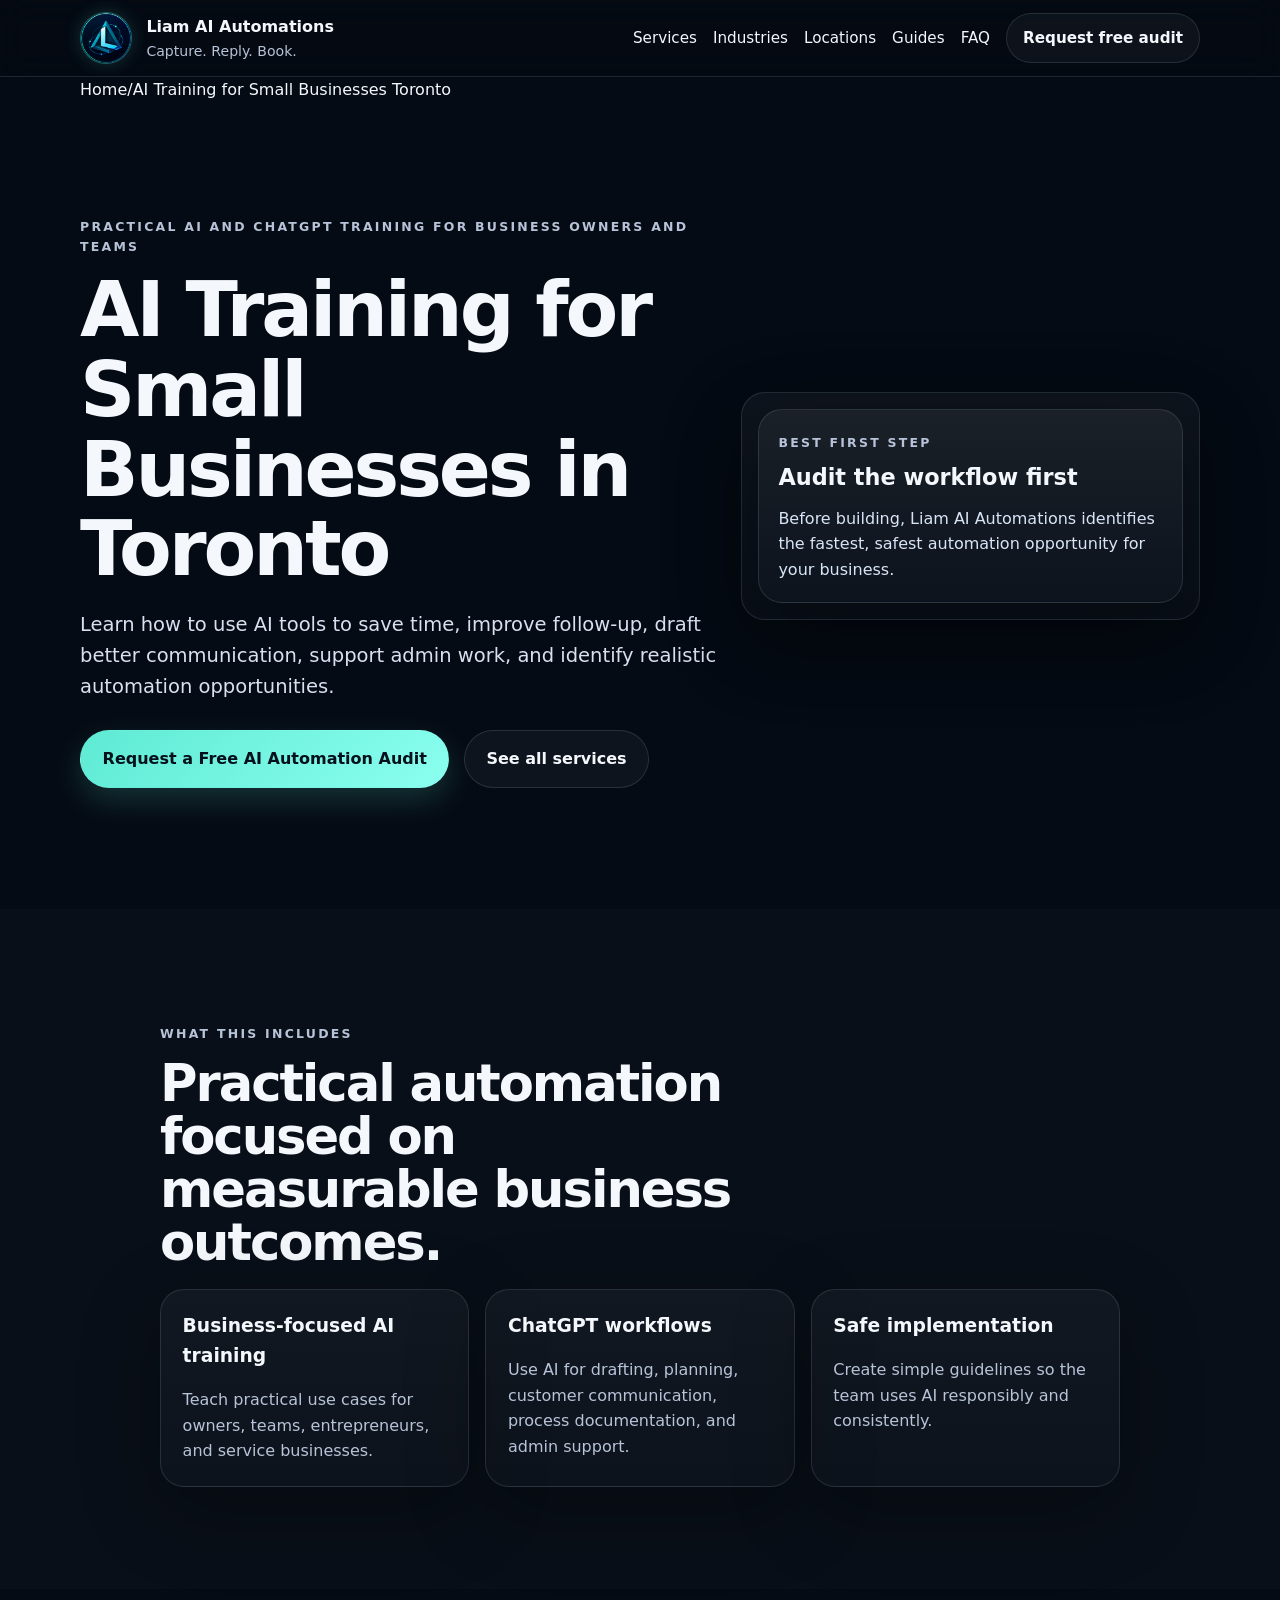
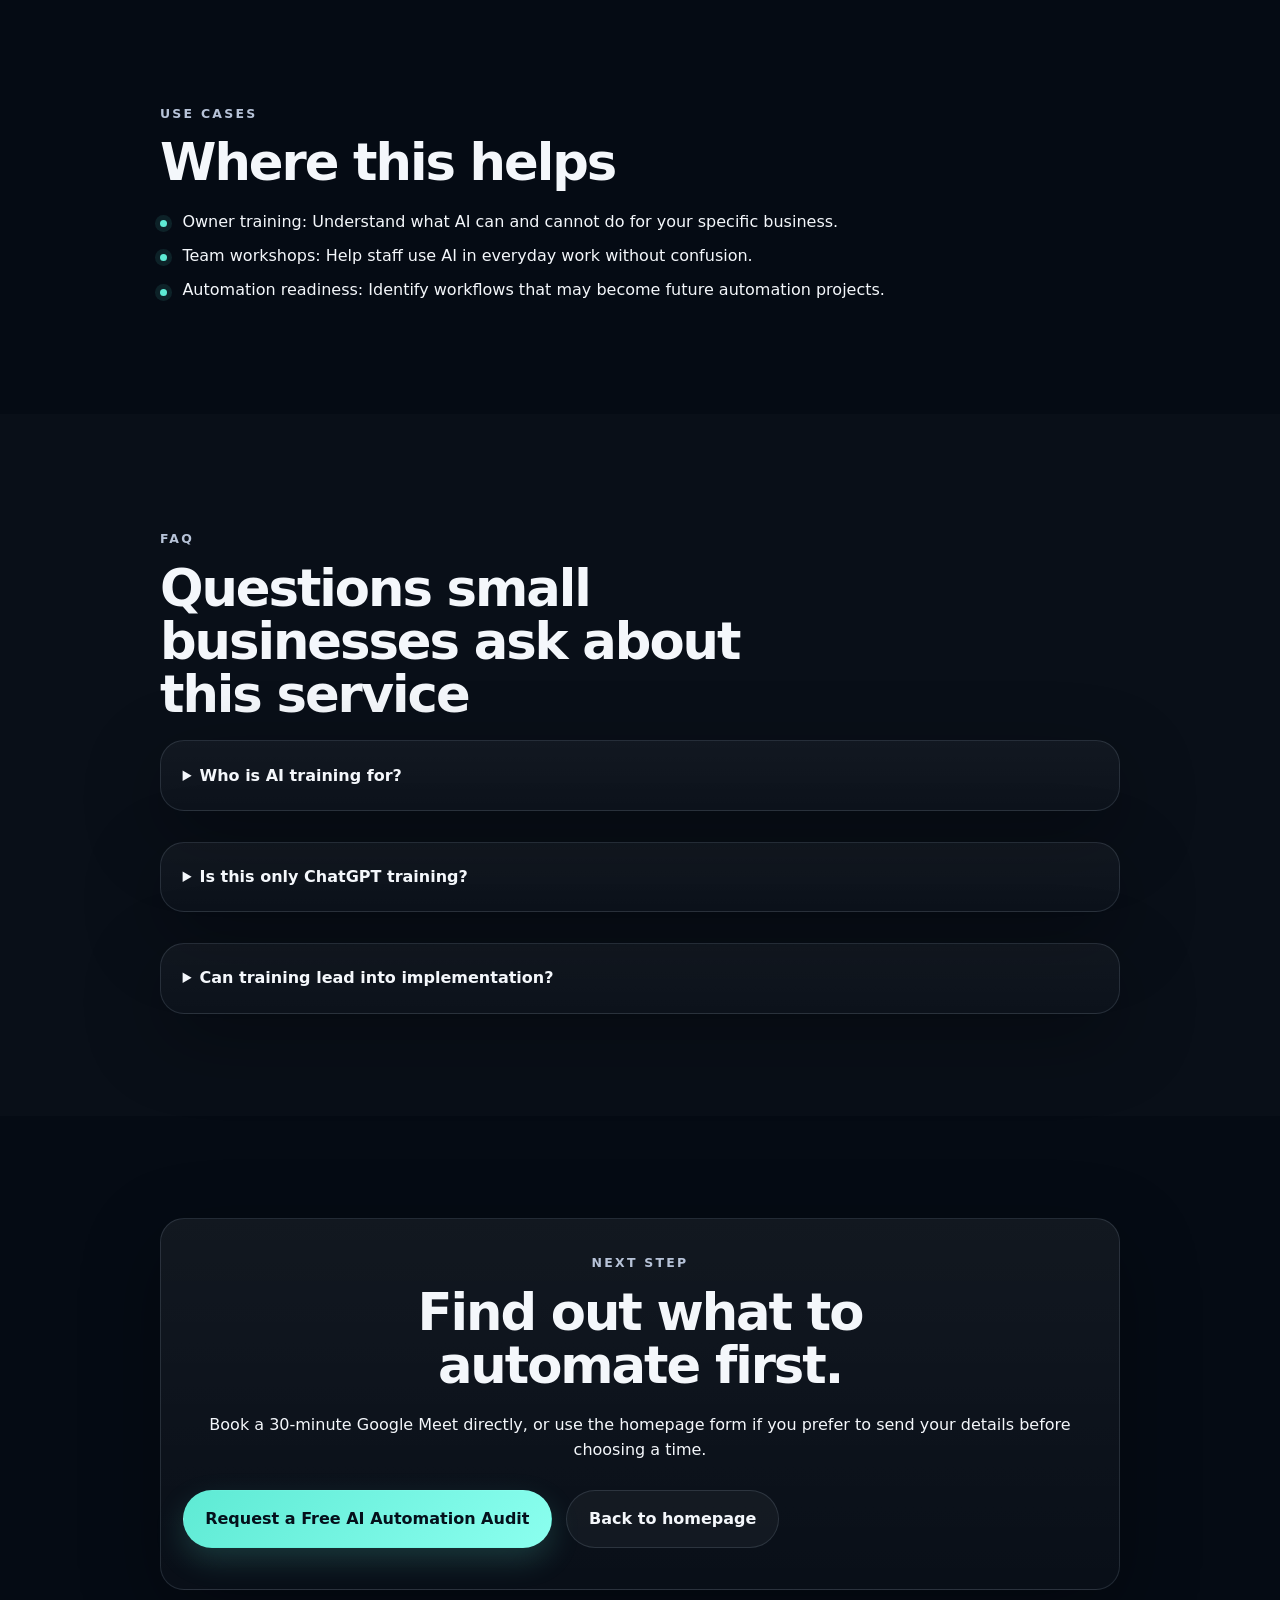
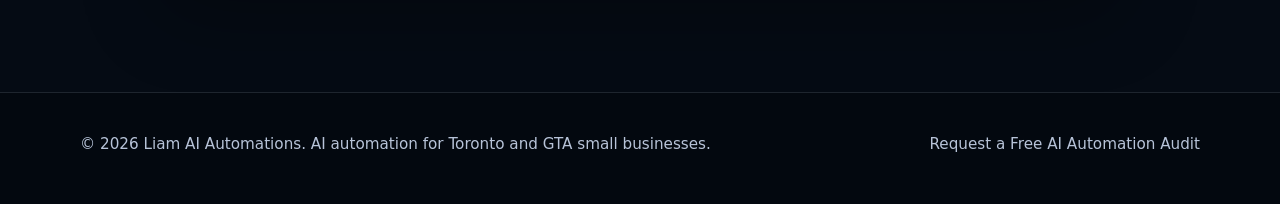
<file: ai-training-small-business-toronto.html>
<!DOCTYPE html>
<html lang="en">
<head>
  <meta charset="UTF-8" />
  <meta name="viewport" content="width=device-width, initial-scale=1.0" />
  <title>AI Training for Small Businesses Toronto | ChatGPT Training</title>
  <meta name="description" content="AI training and ChatGPT workshops for Toronto small businesses, entrepreneurs, and teams that want to use AI safely and practically." />
  <meta name="robots" content="index,follow" />
  <link rel="canonical" href="https://liamaiautomations.com/ai-training-small-business-toronto.html" />
  <meta property="og:title" content="AI Training for Small Businesses Toronto | ChatGPT Training" />
  <meta property="og:description" content="AI training and ChatGPT workshops for Toronto small businesses, entrepreneurs, and teams that want to use AI safely and practically." />
  <meta property="og:type" content="website" />
  <meta property="og:url" content="https://liamaiautomations.com/ai-training-small-business-toronto.html" />
  <meta property="og:image" content="https://liamaiautomations.com/og-image.svg" />
  <meta property="og:image:alt" content="Liam AI Automations - AI automation for Toronto small businesses" />
  <meta name="twitter:card" content="summary_large_image" />
  <meta name="twitter:image" content="https://liamaiautomations.com/og-image.svg" />
  <meta name="twitter:image:alt" content="Liam AI Automations - AI automation for Toronto small businesses" />
  <meta name="theme-color" content="#050b14" />
  <link rel="icon" href="/favicon.svg" type="image/svg+xml" />
  <link rel="stylesheet" href="styles.css" />
  <script id="business-entity-schema" type="application/ld+json">
{
  "@context": "https://schema.org",
  "@graph": [
    {
      "@type": [
        "LocalBusiness",
        "ProfessionalService"
      ],
      "@id": "https://liamaiautomations.com/#business",
      "name": "Liam AI Automations",
      "url": "https://liamaiautomations.com/",
      "email": "info@liamaiautomations.com",
      "areaServed": [
        "Toronto",
        "GTA",
        "Mississauga",
        "Brampton",
        "Vaughan",
        "Markham",
        "North York",
        "Scarborough",
        "Etobicoke",
        "Oakville",
        "Burlington"
      ],
      "description": "AI automation, AI agents, and practical AI consulting for Toronto and GTA small businesses.",
      "sameAs": [
        "https://github.com/mukeshkumarkella-code",
        "https://www.linkedin.com/in/mukesh-kumar-kella-83b03b2a2"
      ]
    },
    {
      "@type": "Person",
      "@id": "https://liamaiautomations.com/#founder",
      "name": "Mukesh Kumar Kella",
      "url": "https://www.linkedin.com/in/mukesh-kumar-kella-83b03b2a2",
      "worksFor": {
        "@id": "https://liamaiautomations.com/#business"
      }
    },
    {
      "@type": "WebSite",
      "@id": "https://liamaiautomations.com/#website",
      "name": "Liam AI Automations",
      "url": "https://liamaiautomations.com/",
      "publisher": {
        "@id": "https://liamaiautomations.com/#business"
      }
    }
  ]
}
</script>
<script id="faq-page-schema" type="application/ld+json">
{
  "@context": "https://schema.org",
  "@type": "FAQPage",
  "mainEntity": [
    {
      "@type": "Question",
      "name": "Who is AI training for?",
      "acceptedAnswer": {
        "@type": "Answer",
        "text": "Small business owners, entrepreneurs, and teams that want practical AI skills without technical overwhelm."
      }
    },
    {
      "@type": "Question",
      "name": "Is this only ChatGPT training?",
      "acceptedAnswer": {
        "@type": "Answer",
        "text": "ChatGPT can be part of it, but the focus is useful AI workflows for business outcomes."
      }
    },
    {
      "@type": "Question",
      "name": "Can training lead into implementation?",
      "acceptedAnswer": {
        "@type": "Answer",
        "text": "Yes. Training often reveals which workflows should be automated next."
      }
    }
  ]
}
</script>
<script id="breadcrumb-schema" type="application/ld+json">
{
  "@context": "https://schema.org",
  "@type": "BreadcrumbList",
  "itemListElement": [
    {
      "@type": "ListItem",
      "position": 1,
      "name": "Home",
      "item": "https://liamaiautomations.com/"
    },
    {
      "@type": "ListItem",
      "position": 2,
      "name": "AI Training for Small Businesses Toronto",
      "item": "https://liamaiautomations.com/ai-training-small-business-toronto.html"
    }
  ]
}
</script>
<script id="service-schema" type="application/ld+json">
{
  "@context": "https://schema.org",
  "@type": "Service",
  "name": "AI Training for Small Businesses Toronto",
  "description": "AI and ChatGPT training for Toronto small businesses, entrepreneurs, and teams that want to use AI safely and practically.",
  "provider": {
    "@id": "https://liamaiautomations.com/#business"
  },
  "areaServed": [
    "Toronto",
    "GTA",
    "Mississauga",
    "Brampton",
    "Vaughan",
    "Markham",
    "North York",
    "Scarborough",
    "Etobicoke",
    "Oakville",
    "Burlington"
  ],
  "serviceType": "AI Training for Small Businesses Toronto",
  "url": "https://liamaiautomations.com/ai-training-small-business-toronto.html"
}
</script>
</head>
<body>
<header class="site-header">
  <div class="container nav">
    <a class="brand" href="index.html" aria-label="Liam AI Automations home">
      <span class="brand-mark" aria-hidden="true"><img src="assets/liam-ai-automations-logo.png" alt="" /></span>
      <span class="brand-text"><strong>Liam AI Automations</strong><small>Capture. Reply. Book.</small></span>
    </a>
    <button class="nav-toggle" type="button" aria-expanded="false" aria-controls="primary-navigation">Menu</button>
    <nav class="nav-links" id="primary-navigation" aria-label="Primary navigation">
      <a href="index.html#services">Services</a>
      <a href="index.html#industries">Industries</a>
      <a href="index.html#locations">Locations</a>
      <a href="resources/">Guides</a>
      <a href="index.html#faq">FAQ</a>
      <a class="button button-small" href="https://calendar.app.google/T8dLAX4tXNGvEw3T6">Request free audit</a>
    </nav>
  </div>
</header>
<main>
  <div class="container"><nav class="breadcrumbs" aria-label="Breadcrumb"><a href="index.html">Home</a><span aria-hidden="true">/</span><span>AI Training for Small Businesses Toronto</span></nav></div>
<section class="hero section"><div class="container hero-grid"><div class="hero-copy"><p class="eyebrow">Practical AI and ChatGPT training for business owners and teams</p><h1>AI Training for Small Businesses in Toronto</h1><p class="lead">Learn how to use AI tools to save time, improve follow-up, draft better communication, support admin work, and identify realistic automation opportunities.</p><div class="cta-row"><a class="button" href="https://calendar.app.google/T8dLAX4tXNGvEw3T6">Request a Free AI Automation Audit</a><a class="button button-secondary" href="index.html#services">See all services</a></div></div><aside class="hero-panel"><div class="panel-card panel-card-accent"><span class="panel-label">Best first step</span><strong>Audit the workflow first</strong><p>Before building, Liam AI Automations identifies the fastest, safest automation opportunity for your business.</p></div></aside></div></section>
<section class="section section-alt"><div class="container narrow"><p class="section-kicker">What this includes</p><h2>Practical automation focused on measurable business outcomes.</h2><div class="card-grid three-up"><article class="info-card"><h3>Business-focused AI training</h3><p>Teach practical use cases for owners, teams, entrepreneurs, and service businesses.</p></article><article class="info-card"><h3>ChatGPT workflows</h3><p>Use AI for drafting, planning, customer communication, process documentation, and admin support.</p></article><article class="info-card"><h3>Safe implementation</h3><p>Create simple guidelines so the team uses AI responsibly and consistently.</p></article></div></div></section>
<section class="section"><div class="container narrow"><p class="section-kicker">Use cases</p><h2>Where this helps</h2><ul class="check-list"><li>Owner training: Understand what AI can and cannot do for your specific business.</li><li>Team workshops: Help staff use AI in everyday work without confusion.</li><li>Automation readiness: Identify workflows that may become future automation projects.</li></ul></div></section>
<section class="section section-alt"><div class="container narrow"><p class="section-kicker">FAQ</p><h2>Questions small businesses ask about this service</h2><div class="faq-list"><details><summary>Who is AI training for?</summary><p>Small business owners, entrepreneurs, and teams that want practical AI skills without technical overwhelm.</p></details><details><summary>Is this only ChatGPT training?</summary><p>ChatGPT can be part of it, but the focus is useful AI workflows for business outcomes.</p></details><details><summary>Can training lead into implementation?</summary><p>Yes. Training often reveals which workflows should be automated next.</p></details></div></div></section>
<section class="section"><div class="container narrow contact-card"><p class="section-kicker">Next step</p><h2>Find out what to automate first.</h2><p>Book a 30-minute Google Meet directly, or use the homepage form if you prefer to send your details before choosing a time.</p><div class="cta-row"><a class="button" href="https://calendar.app.google/T8dLAX4tXNGvEw3T6">Request a Free AI Automation Audit</a><a class="button button-secondary" href="index.html">Back to homepage</a></div></div></section>
</main>
<footer class="site-footer">
  <div class="container footer-inner">
    <p>© 2026 Liam AI Automations. AI automation for Toronto and GTA small businesses.</p>
    <p><a href="https://calendar.app.google/T8dLAX4tXNGvEw3T6">Request a Free AI Automation Audit</a></p>
  </div>
</footer>
<script id="mobile-nav-script">
  const toggle = document.querySelector('.nav-toggle');
  const nav = document.querySelector('.nav-links');
  if (toggle && nav) {
    toggle.addEventListener('click', () => {
      const isOpen = toggle.getAttribute('aria-expanded') === 'true';
      toggle.setAttribute('aria-expanded', String(!isOpen));
      nav.classList.toggle('is-open', !isOpen);
    });
  }
</script>
</body>
</html>
</file>
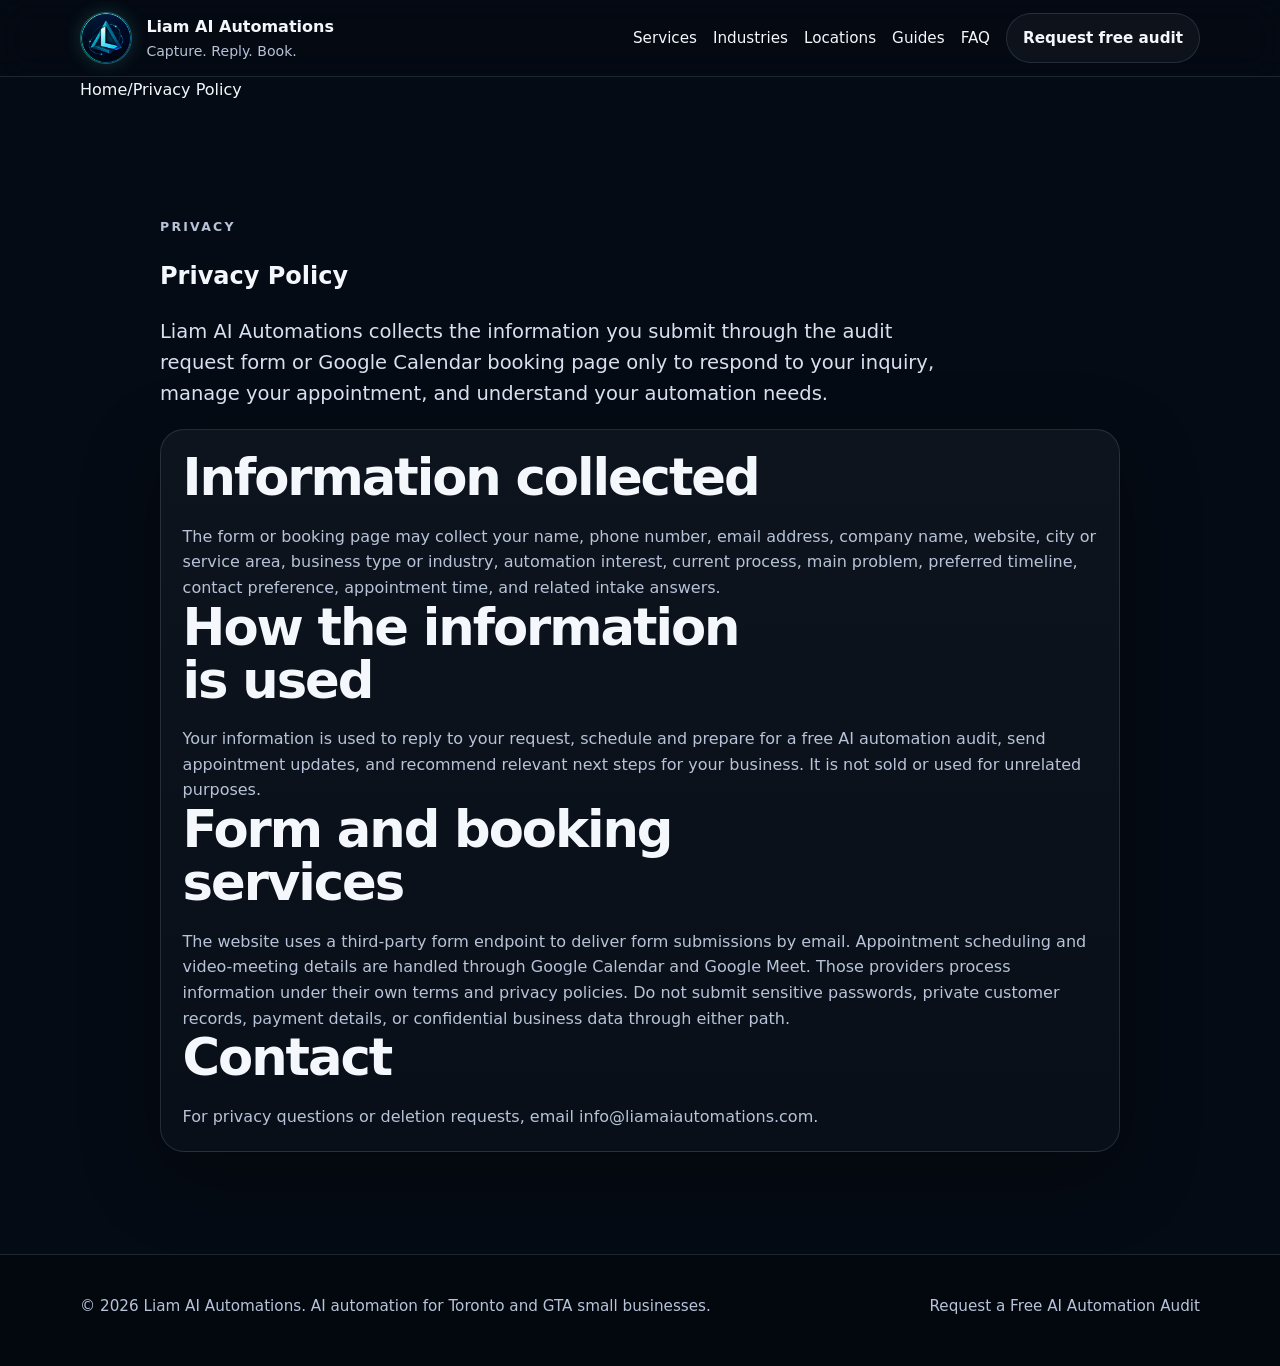
<file: privacy.html>
<!DOCTYPE html>
<html lang="en">
<head>
  <meta charset="UTF-8" />
  <meta name="viewport" content="width=device-width, initial-scale=1.0" />
  <title>Privacy Policy | Liam AI Automations</title>
  <meta name="description" content="Privacy policy for Liam AI Automations audit request form and website inquiries." />
  <meta name="robots" content="index,follow" />
  <link rel="canonical" href="https://liamaiautomations.com/privacy.html" />
  <meta property="og:title" content="Privacy Policy | Liam AI Automations" />
  <meta property="og:description" content="How Liam AI Automations handles information submitted through the audit request form." />
  <meta property="og:type" content="website" />
  <meta property="og:url" content="https://liamaiautomations.com/privacy.html" />
  <meta property="og:image" content="https://liamaiautomations.com/og-image.svg" />
  <meta property="og:image:alt" content="Liam AI Automations - AI automation for Toronto small businesses" />
  <meta name="twitter:card" content="summary_large_image" />
  <meta name="twitter:image" content="https://liamaiautomations.com/og-image.svg" />
  <meta name="twitter:image:alt" content="Liam AI Automations - AI automation for Toronto small businesses" />
  <meta name="theme-color" content="#050b14" />
  <link rel="icon" href="/favicon.svg" type="image/svg+xml" />
  <link rel="stylesheet" href="styles.css" />
  <script id="business-entity-schema" type="application/ld+json">
{
  "@context": "https://schema.org",
  "@graph": [
    {
      "@type": [
        "LocalBusiness",
        "ProfessionalService"
      ],
      "@id": "https://liamaiautomations.com/#business",
      "name": "Liam AI Automations",
      "url": "https://liamaiautomations.com/",
      "email": "info@liamaiautomations.com",
      "areaServed": [
        "Toronto",
        "GTA",
        "Mississauga",
        "Brampton",
        "Vaughan",
        "Markham",
        "North York",
        "Scarborough",
        "Etobicoke",
        "Oakville",
        "Burlington"
      ],
      "description": "AI automation, AI agents, and practical AI consulting for Toronto and GTA small businesses.",
      "sameAs": [
        "https://github.com/mukeshkumarkella-code",
        "https://www.linkedin.com/in/mukesh-kumar-kella-83b03b2a2"
      ]
    },
    {
      "@type": "Person",
      "@id": "https://liamaiautomations.com/#founder",
      "name": "Mukesh Kumar Kella",
      "url": "https://www.linkedin.com/in/mukesh-kumar-kella-83b03b2a2",
      "worksFor": {
        "@id": "https://liamaiautomations.com/#business"
      }
    },
    {
      "@type": "WebSite",
      "@id": "https://liamaiautomations.com/#website",
      "name": "Liam AI Automations",
      "url": "https://liamaiautomations.com/",
      "publisher": {
        "@id": "https://liamaiautomations.com/#business"
      }
    }
  ]
}
</script>
</head>
<body>
<header class="site-header">
  <div class="container nav">
    <a class="brand" href="index.html" aria-label="Liam AI Automations home">
      <span class="brand-mark" aria-hidden="true"><img src="assets/liam-ai-automations-logo.png" alt="" /></span>
      <span class="brand-text"><strong>Liam AI Automations</strong><small>Capture. Reply. Book.</small></span>
    </a>
    <button class="nav-toggle" type="button" aria-expanded="false" aria-controls="primary-navigation">Menu</button>
    <nav class="nav-links" id="primary-navigation" aria-label="Primary navigation">
      <a href="index.html#services">Services</a>
      <a href="index.html#industries">Industries</a>
      <a href="index.html#locations">Locations</a>
      <a href="resources/">Guides</a>
      <a href="index.html#faq">FAQ</a>
      <a class="button button-small" href="https://calendar.app.google/T8dLAX4tXNGvEw3T6">Request free audit</a>
    </nav>
  </div>
</header>
<main>
  <div class="container"><nav class="breadcrumbs" aria-label="Breadcrumb"><a href="index.html">Home</a><span aria-hidden="true">/</span><span>Privacy Policy</span></nav></div>
  <section class="section"><div class="container narrow"><p class="section-kicker">Privacy</p><h1>Privacy Policy</h1><p class="lead">Liam AI Automations collects the information you submit through the audit request form or Google Calendar booking page only to respond to your inquiry, manage your appointment, and understand your automation needs.</p><div class="info-card"><h2>Information collected</h2><p>The form or booking page may collect your name, phone number, email address, company name, website, city or service area, business type or industry, automation interest, current process, main problem, preferred timeline, contact preference, appointment time, and related intake answers.</p><h2>How the information is used</h2><p>Your information is used to reply to your request, schedule and prepare for a free AI automation audit, send appointment updates, and recommend relevant next steps for your business. It is not sold or used for unrelated purposes.</p><h2>Form and booking services</h2><p>The website uses a third-party form endpoint to deliver form submissions by email. Appointment scheduling and video-meeting details are handled through Google Calendar and Google Meet. Those providers process information under their own terms and privacy policies. Do not submit sensitive passwords, private customer records, payment details, or confidential business data through either path.</p><h2>Contact</h2><p>For privacy questions or deletion requests, email <a href="mailto:info@liamaiautomations.com">info@liamaiautomations.com</a>.</p></div></div></section>
</main>
<footer class="site-footer">
  <div class="container footer-inner">
    <p>© 2026 Liam AI Automations. AI automation for Toronto and GTA small businesses.</p>
    <p><a href="https://calendar.app.google/T8dLAX4tXNGvEw3T6">Request a Free AI Automation Audit</a></p>
  </div>
</footer>
<script id="mobile-nav-script">
  const toggle = document.querySelector('.nav-toggle');
  const nav = document.querySelector('.nav-links');
  if (toggle && nav) { toggle.addEventListener('click', () => { const isOpen = toggle.getAttribute('aria-expanded') === 'true'; toggle.setAttribute('aria-expanded', String(!isOpen)); nav.classList.toggle('is-open', !isOpen); }); }
</script>
</body>
</html>
</file>
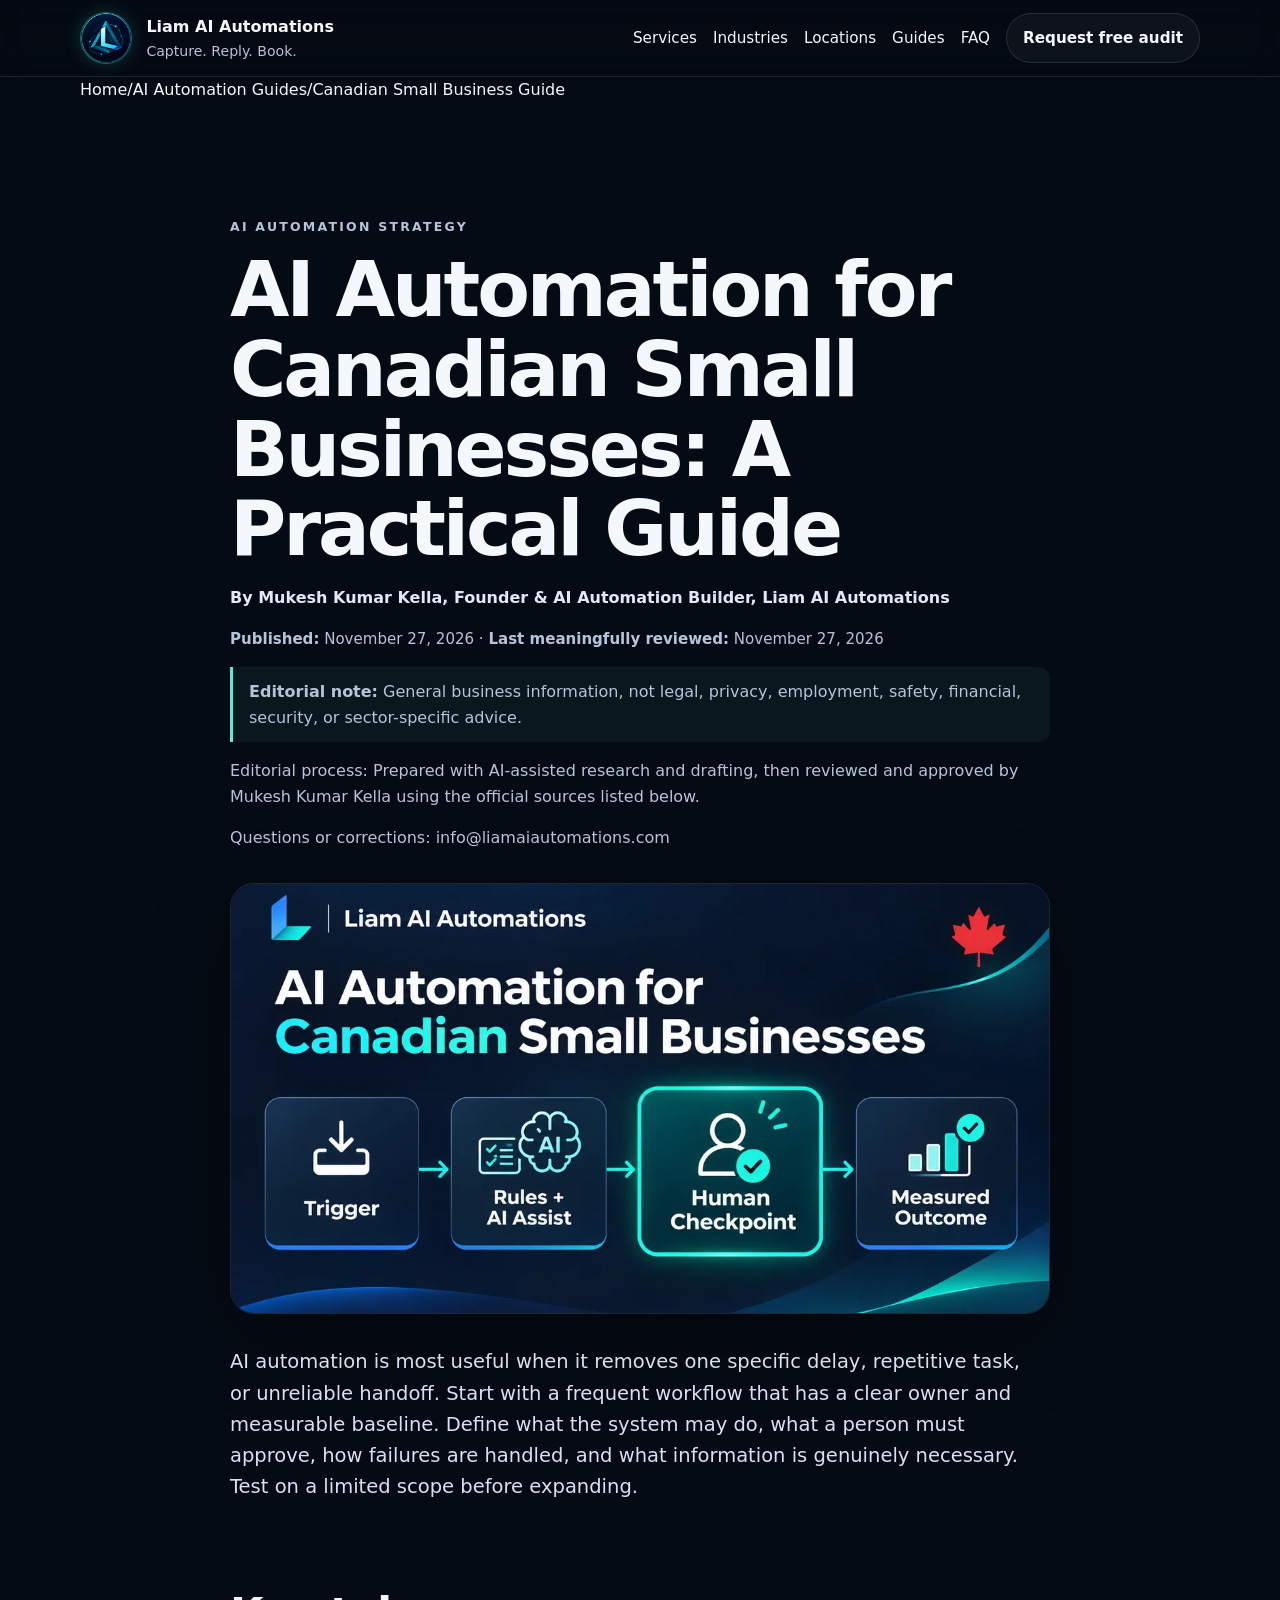
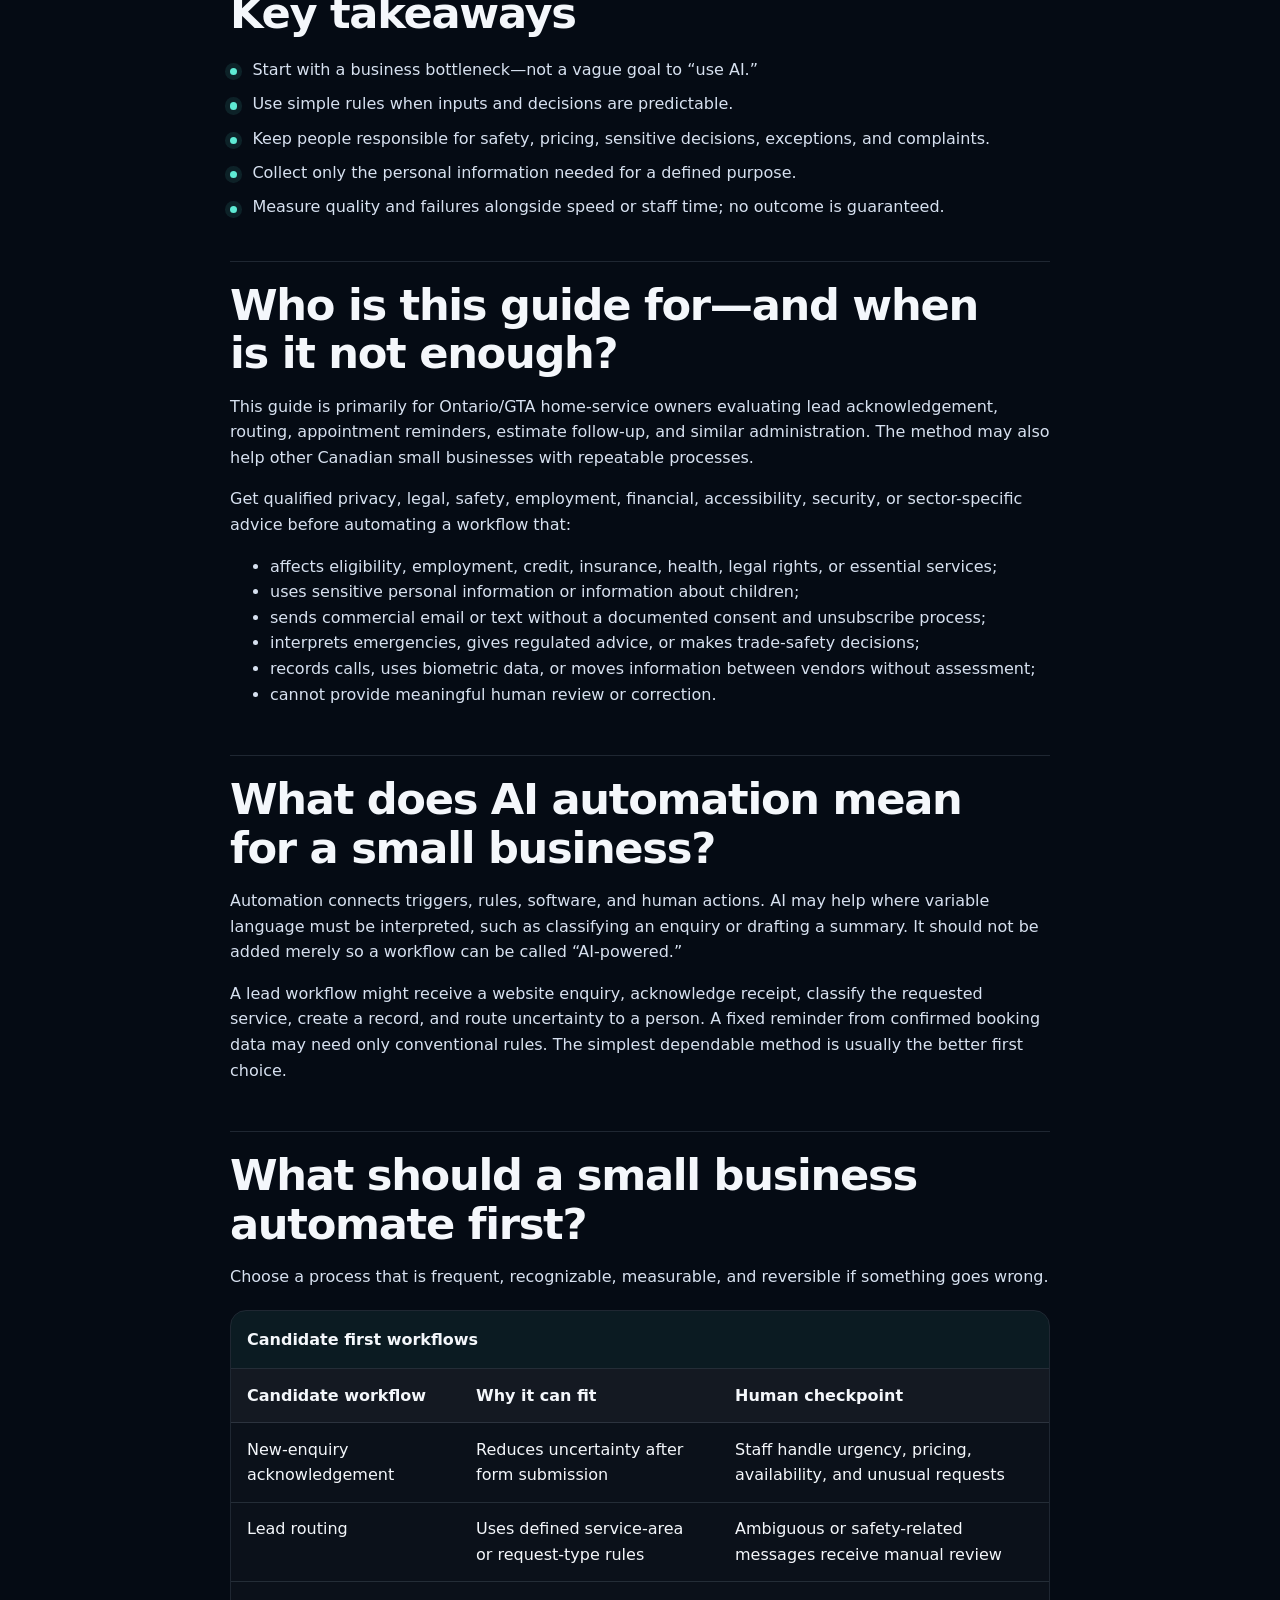
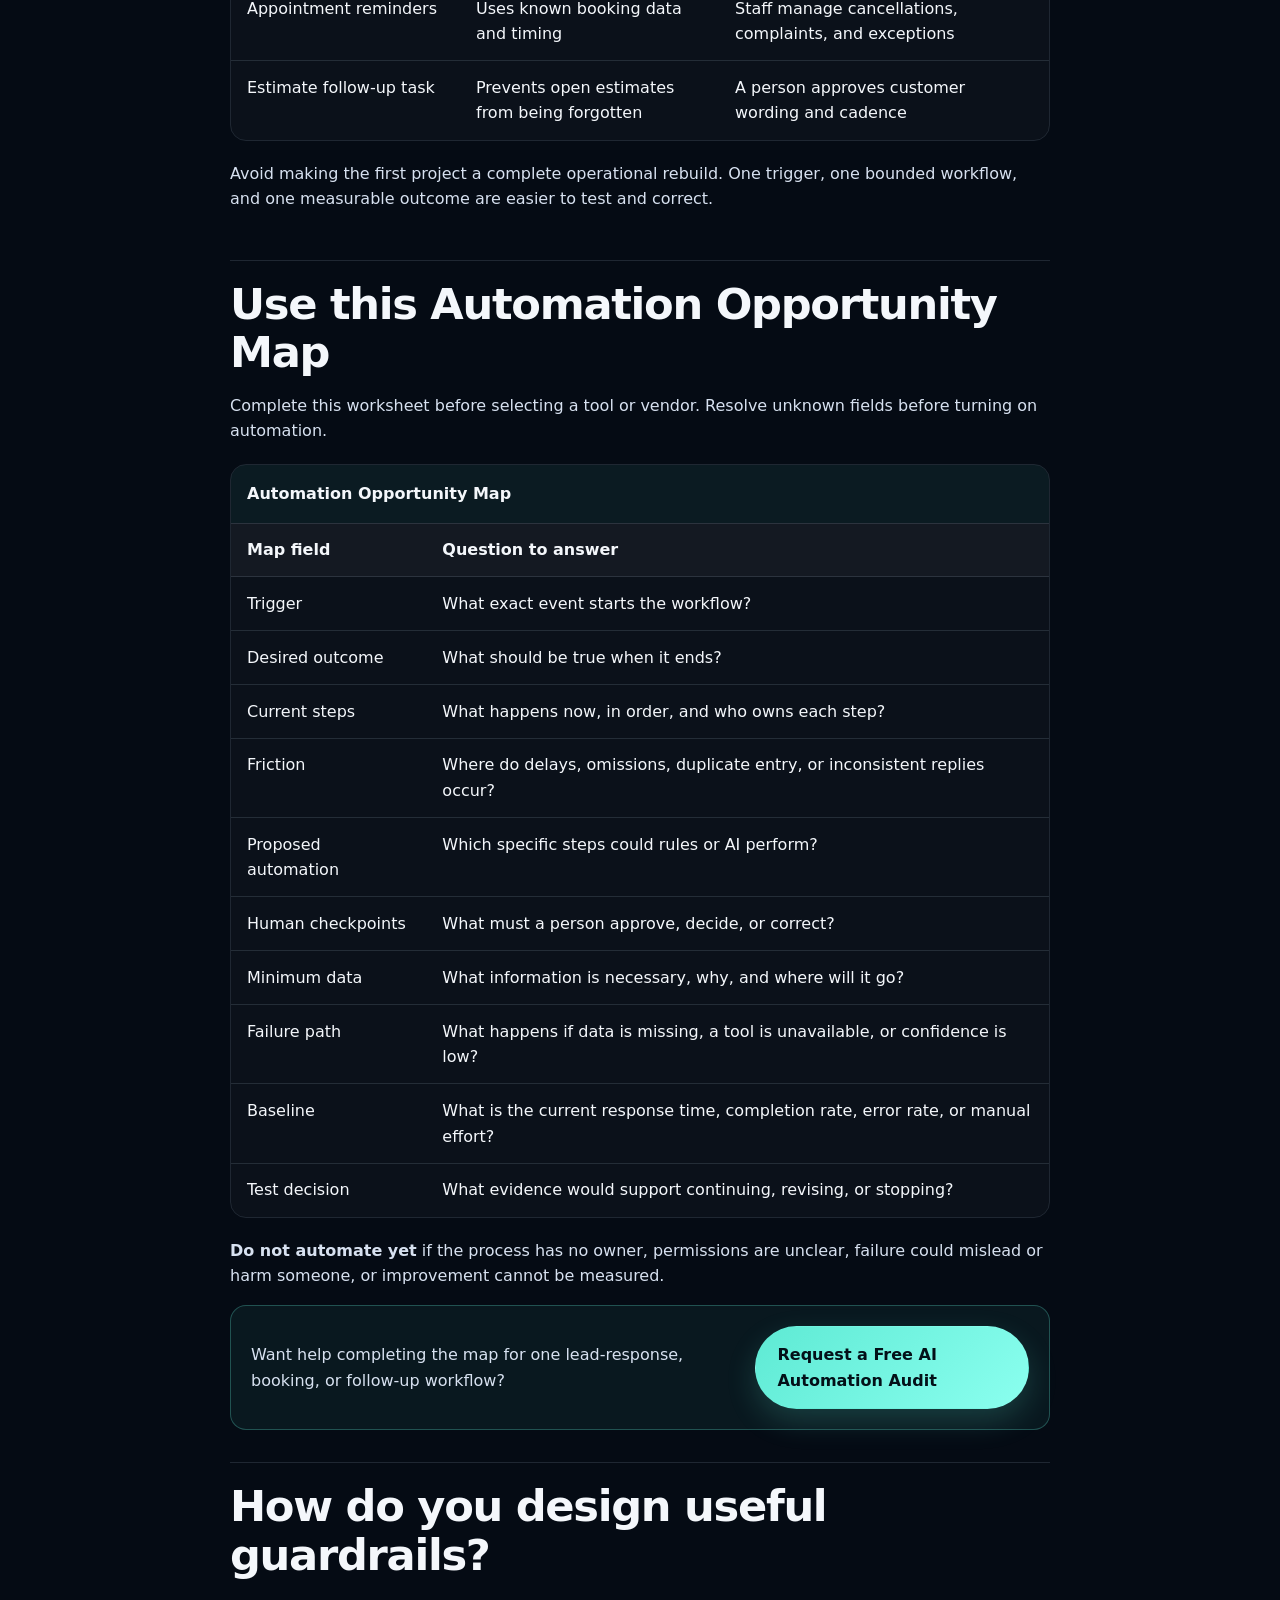
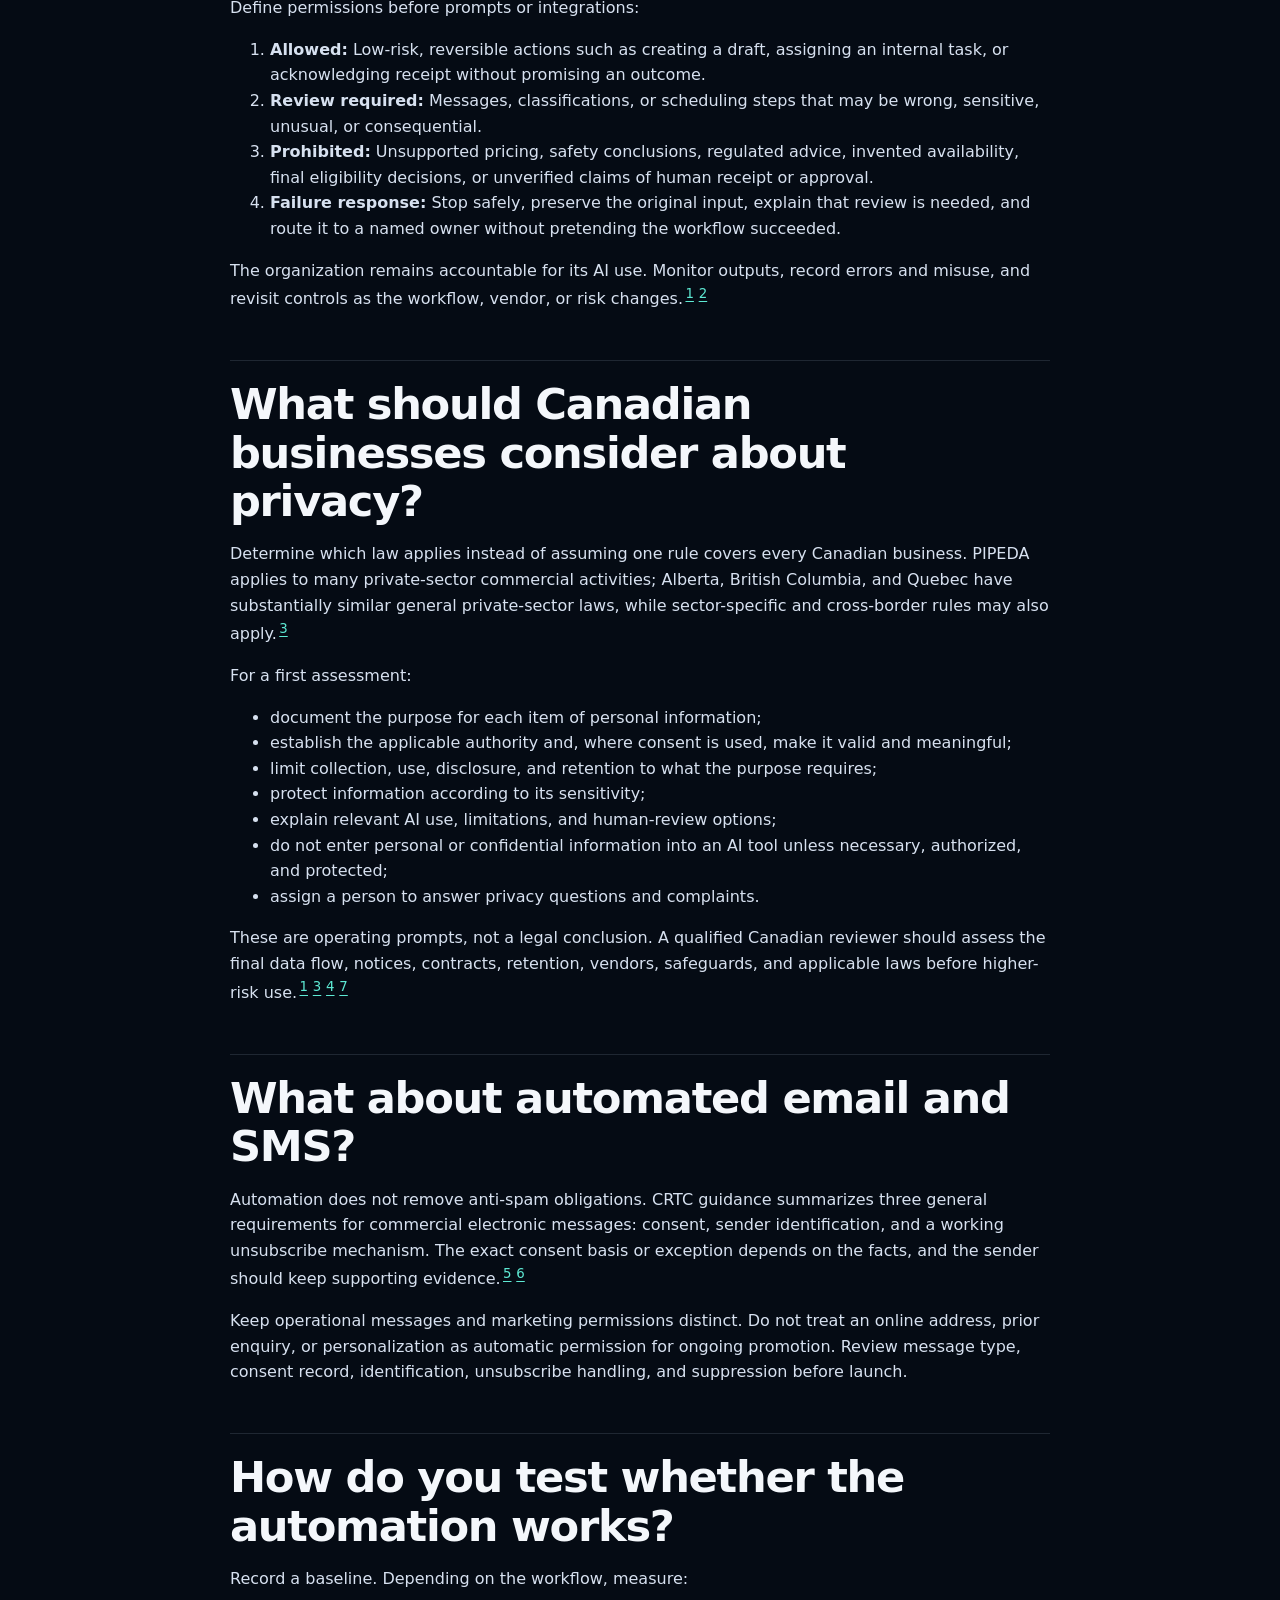
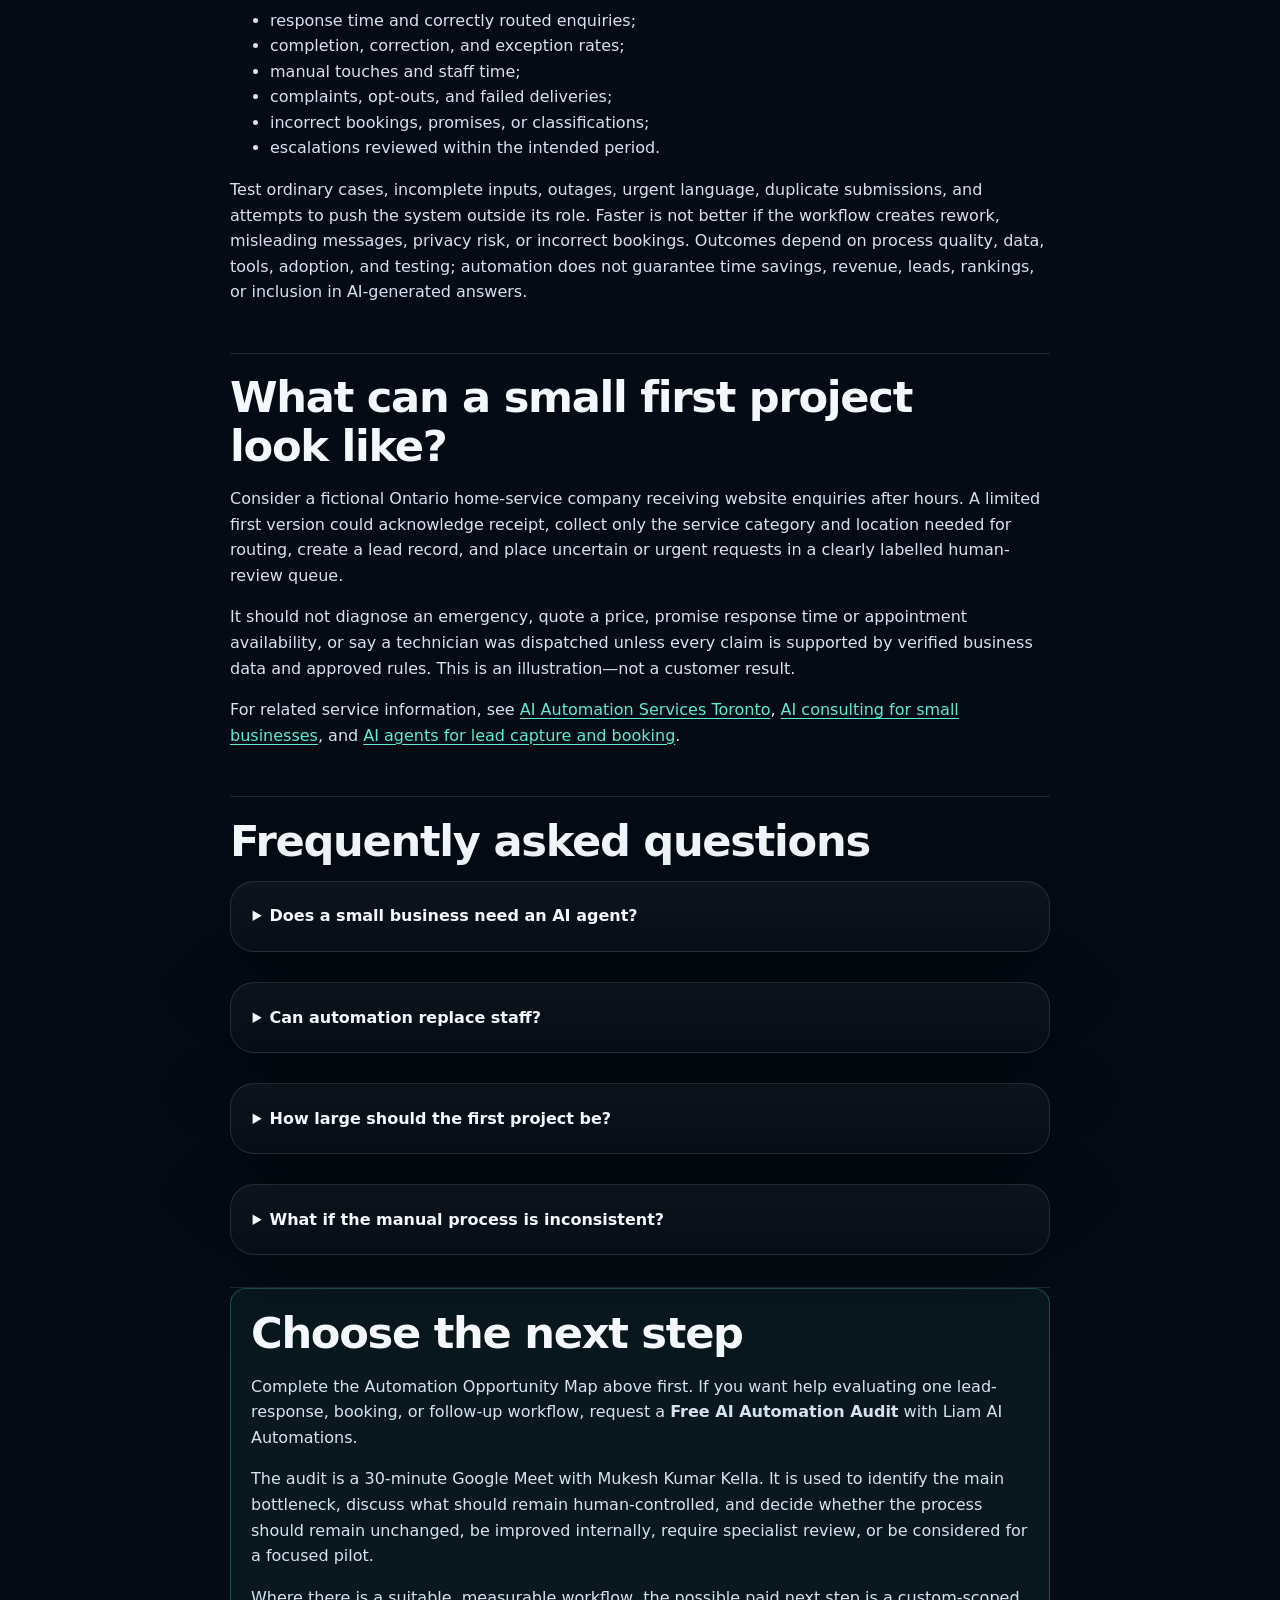
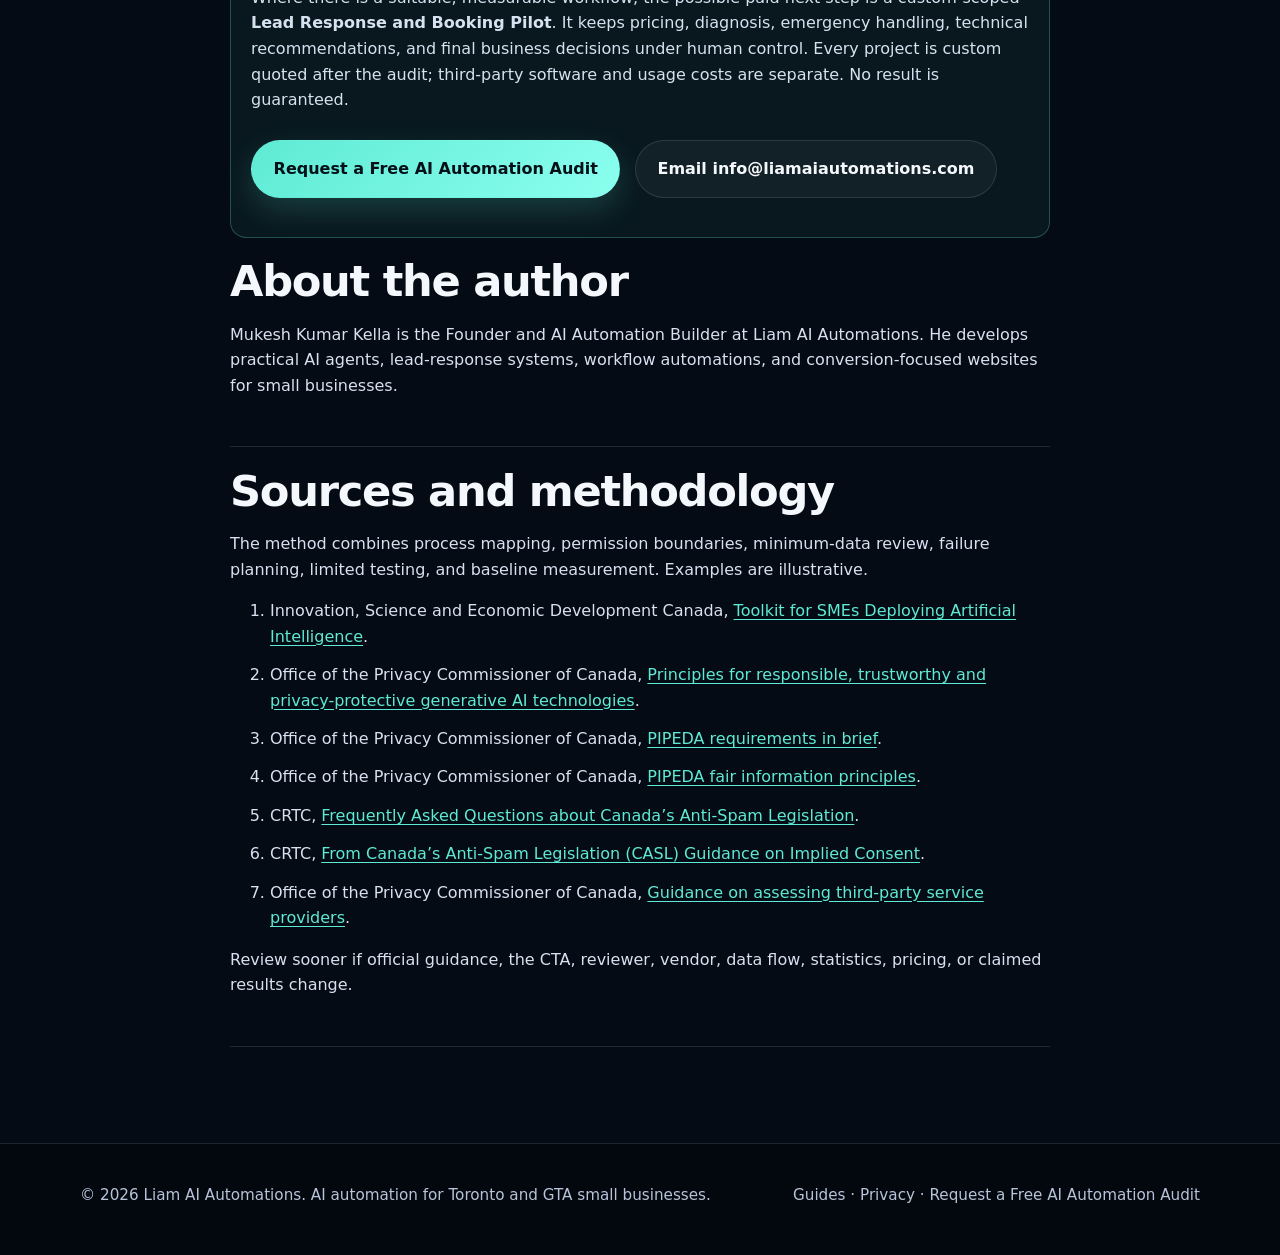
<file: resources/ai-automation-canadian-small-businesses.html>
<!DOCTYPE html>
<html lang="en-CA">
<head>
  <meta charset="UTF-8" />
  <meta name="viewport" content="width=device-width, initial-scale=1.0" />
  <title>AI Automation for Canadian Small Businesses | Liam AI</title>
  <meta name="description" content="Learn how Canadian small businesses can choose one workflow, keep people in control, protect personal information, test safely, and measure results." />
  <meta name="robots" content="index,follow" />
  <link rel="canonical" href="https://liamaiautomations.com/resources/ai-automation-canadian-small-businesses.html" />
  <meta property="og:type" content="article" />
  <meta property="og:title" content="AI Automation for Canadian Small Businesses: A Practical Guide" />
  <meta property="og:description" content="Learn how Canadian small businesses can choose one workflow, keep people in control, protect personal information, test safely, and measure results." />
  <meta property="og:url" content="https://liamaiautomations.com/resources/ai-automation-canadian-small-businesses.html" />
  <meta property="og:image" content="https://liamaiautomations.com/assets/ai-automation-canadian-small-businesses-og.webp" />
  <meta property="og:image:width" content="1200" />
  <meta property="og:image:height" content="630" />
  <meta property="og:image:alt" content="AI automation planning guide for Canadian small businesses by Liam AI Automations" />
  <meta name="twitter:card" content="summary_large_image" />
  <meta name="twitter:title" content="AI Automation for Canadian Small Businesses: A Practical Guide" />
  <meta name="twitter:description" content="Learn how Canadian small businesses can choose one workflow, keep people in control, protect personal information, test safely, and measure results." />
  <meta name="twitter:image" content="https://liamaiautomations.com/assets/ai-automation-canadian-small-businesses-og.webp" />
  <meta name="twitter:image:alt" content="AI automation planning guide for Canadian small businesses by Liam AI Automations" />
  <meta name="theme-color" content="#050b14" />
  <link rel="icon" href="/favicon.svg" type="image/svg+xml" />
  <link rel="stylesheet" href="/styles.css" />
  <script id="article-schema" type="application/ld+json">
  {
    "@context": "https://schema.org",
    "@graph": [
      {
        "@type": "Article",
        "@id": "https://liamaiautomations.com/resources/ai-automation-canadian-small-businesses.html#article",
        "mainEntityOfPage": { "@type": "WebPage", "@id": "https://liamaiautomations.com/resources/ai-automation-canadian-small-businesses.html" },
        "headline": "AI Automation for Canadian Small Businesses: A Practical Guide",
        "description": "Learn how Canadian small businesses can choose one workflow, keep people in control, protect personal information, test safely, and measure results.",
        "image": {
          "@type": "ImageObject",
          "url": "https://liamaiautomations.com/assets/ai-automation-canadian-small-businesses-og.webp",
          "width": 1200,
          "height": 630,
          "caption": "AI automation planning guide for Canadian small businesses"
        },
        "author": { "@id": "https://liamaiautomations.com/#founder" },
        "publisher": { "@id": "https://liamaiautomations.com/#business" },
        "datePublished": "2026-11-27",
        "dateModified": "2026-11-27",
        "articleSection": "AI Automation Guides",
        "inLanguage": "en-CA",
        "isAccessibleForFree": true
      },
      {
        "@type": "Person",
        "@id": "https://liamaiautomations.com/#founder",
        "name": "Mukesh Kumar Kella",
        "jobTitle": "Founder & AI Automation Builder",
        "url": "https://www.linkedin.com/in/mukesh-kumar-kella-83b03b2a2",
        "worksFor": { "@id": "https://liamaiautomations.com/#business" }
      },
      {
        "@type": ["LocalBusiness", "ProfessionalService"],
        "@id": "https://liamaiautomations.com/#business",
        "name": "Liam AI Automations",
        "url": "https://liamaiautomations.com/",
        "email": "info@liamaiautomations.com",
        "logo": { "@type": "ImageObject", "url": "https://liamaiautomations.com/assets/liam-ai-automations-logo.png" }
      },
      {
        "@type": "BreadcrumbList",
        "@id": "https://liamaiautomations.com/resources/ai-automation-canadian-small-businesses.html#breadcrumb",
        "itemListElement": [
          { "@type": "ListItem", "position": 1, "name": "Home", "item": "https://liamaiautomations.com/" },
          { "@type": "ListItem", "position": 2, "name": "AI Automation Guides", "item": "https://liamaiautomations.com/resources/" },
          { "@type": "ListItem", "position": 3, "name": "AI Automation for Canadian Small Businesses", "item": "https://liamaiautomations.com/resources/ai-automation-canadian-small-businesses.html" }
        ]
      }
    ]
  }
  </script>
</head>
<body>
<header class="site-header">
  <div class="container nav">
    <a class="brand" href="/index.html" aria-label="Liam AI Automations home">
      <span class="brand-mark" aria-hidden="true"><img src="/assets/liam-ai-automations-logo.png" width="52" height="52" alt="" /></span>
      <span class="brand-text"><strong>Liam AI Automations</strong><small>Capture. Reply. Book.</small></span>
    </a>
    <button class="nav-toggle" type="button" aria-expanded="false" aria-controls="primary-navigation">Menu</button>
    <nav class="nav-links" id="primary-navigation" aria-label="Primary navigation">
      <a href="/index.html#services">Services</a>
      <a href="/index.html#industries">Industries</a>
      <a href="/index.html#locations">Locations</a>
      <a href="/resources/">Guides</a>
      <a href="/index.html#faq">FAQ</a>
      <a class="button button-small" href="https://calendar.app.google/T8dLAX4tXNGvEw3T6">Request free audit</a>
    </nav>
  </div>
</header>
<main>
  <div class="container"><nav class="breadcrumbs" aria-label="Breadcrumb"><a href="/index.html">Home</a><span aria-hidden="true">/</span><a href="/resources/">AI Automation Guides</a><span aria-hidden="true">/</span><span>Canadian Small Business Guide</span></nav></div>
  <article class="article-page">
    <header class="article-header section">
      <div class="container article-container">
        <p class="eyebrow">AI automation strategy</p>
        <h1>AI Automation for Canadian Small Businesses: A Practical Guide</h1>
        <p class="article-byline">By Mukesh Kumar Kella, Founder & AI Automation Builder, Liam AI Automations</p>
        <p class="article-date"><strong>Published:</strong> November 27, 2026 · <strong>Last meaningfully reviewed:</strong> November 27, 2026</p>
        <p class="editorial-note"><strong>Editorial note:</strong> General business information, not legal, privacy, employment, safety, financial, security, or sector-specific advice.</p>
        <p class="editorial-process">Editorial process: Prepared with AI-assisted research and drafting, then reviewed and approved by Mukesh Kumar Kella using the official sources listed below.</p>
        <p class="corrections-line">Questions or corrections: <a href="mailto:info@liamaiautomations.com">info@liamaiautomations.com</a></p>
        <img class="article-hero-image" src="/assets/ai-automation-canadian-small-businesses-og.webp" width="1200" height="630" alt="Bounded workflow from trigger through AI assistance and a human checkpoint to a measured outcome" fetchpriority="high" />
        <p class="lead">AI automation is most useful when it removes one specific delay, repetitive task, or unreliable handoff. Start with a frequent workflow that has a clear owner and measurable baseline. Define what the system may do, what a person must approve, how failures are handled, and what information is genuinely necessary. Test on a limited scope before expanding.</p>
      </div>
    </header>
    <div class="container article-container article-content">
      <section aria-labelledby="key-takeaways"><h2 id="key-takeaways">Key takeaways</h2><ul class="check-list"><li>Start with a business bottleneck—not a vague goal to “use AI.”</li><li>Use simple rules when inputs and decisions are predictable.</li><li>Keep people responsible for safety, pricing, sensitive decisions, exceptions, and complaints.</li><li>Collect only the personal information needed for a defined purpose.</li><li>Measure quality and failures alongside speed or staff time; no outcome is guaranteed.</li></ul></section>

      <section aria-labelledby="who-guide-is-for"><h2 id="who-guide-is-for">Who is this guide for—and when is it not enough?</h2><p>This guide is primarily for Ontario/GTA home-service owners evaluating lead acknowledgement, routing, appointment reminders, estimate follow-up, and similar administration. The method may also help other Canadian small businesses with repeatable processes.</p><p>Get qualified privacy, legal, safety, employment, financial, accessibility, security, or sector-specific advice before automating a workflow that:</p><ul><li>affects eligibility, employment, credit, insurance, health, legal rights, or essential services;</li><li>uses sensitive personal information or information about children;</li><li>sends commercial email or text without a documented consent and unsubscribe process;</li><li>interprets emergencies, gives regulated advice, or makes trade-safety decisions;</li><li>records calls, uses biometric data, or moves information between vendors without assessment;</li><li>cannot provide meaningful human review or correction.</li></ul></section>

      <section aria-labelledby="automation-meaning"><h2 id="automation-meaning">What does AI automation mean for a small business?</h2><p>Automation connects triggers, rules, software, and human actions. AI may help where variable language must be interpreted, such as classifying an enquiry or drafting a summary. It should not be added merely so a workflow can be called “AI-powered.”</p><p>A lead workflow might receive a website enquiry, acknowledge receipt, classify the requested service, create a record, and route uncertainty to a person. A fixed reminder from confirmed booking data may need only conventional rules. The simplest dependable method is usually the better first choice.</p></section>

      <section aria-labelledby="automate-first"><h2 id="automate-first">What should a small business automate first?</h2><p>Choose a process that is frequent, recognizable, measurable, and reversible if something goes wrong.</p><div class="table-wrap" role="region" aria-label="Candidate workflows and human checkpoints" tabindex="0"><table><caption>Candidate first workflows</caption><thead><tr><th scope="col">Candidate workflow</th><th scope="col">Why it can fit</th><th scope="col">Human checkpoint</th></tr></thead><tbody><tr><td>New-enquiry acknowledgement</td><td>Reduces uncertainty after form submission</td><td>Staff handle urgency, pricing, availability, and unusual requests</td></tr><tr><td>Lead routing</td><td>Uses defined service-area or request-type rules</td><td>Ambiguous or safety-related messages receive manual review</td></tr><tr><td>Appointment reminders</td><td>Uses known booking data and timing</td><td>Staff manage cancellations, complaints, and exceptions</td></tr><tr><td>Estimate follow-up task</td><td>Prevents open estimates from being forgotten</td><td>A person approves customer wording and cadence</td></tr></tbody></table></div><p>Avoid making the first project a complete operational rebuild. One trigger, one bounded workflow, and one measurable outcome are easier to test and correct.</p></section>

      <section class="opportunity-map" aria-labelledby="opportunity-map"><h2 id="opportunity-map">Use this Automation Opportunity Map</h2><p>Complete this worksheet before selecting a tool or vendor. Resolve unknown fields before turning on automation.</p><div class="table-wrap" role="region" aria-label="Automation Opportunity Map" tabindex="0"><table><caption>Automation Opportunity Map</caption><thead><tr><th scope="col">Map field</th><th scope="col">Question to answer</th></tr></thead><tbody><tr><td>Trigger</td><td>What exact event starts the workflow?</td></tr><tr><td>Desired outcome</td><td>What should be true when it ends?</td></tr><tr><td>Current steps</td><td>What happens now, in order, and who owns each step?</td></tr><tr><td>Friction</td><td>Where do delays, omissions, duplicate entry, or inconsistent replies occur?</td></tr><tr><td>Proposed automation</td><td>Which specific steps could rules or AI perform?</td></tr><tr><td>Human checkpoints</td><td>What must a person approve, decide, or correct?</td></tr><tr><td>Minimum data</td><td>What information is necessary, why, and where will it go?</td></tr><tr><td>Failure path</td><td>What happens if data is missing, a tool is unavailable, or confidence is low?</td></tr><tr><td>Baseline</td><td>What is the current response time, completion rate, error rate, or manual effort?</td></tr><tr><td>Test decision</td><td>What evidence would support continuing, revising, or stopping?</td></tr></tbody></table></div><p><strong>Do not automate yet</strong> if the process has no owner, permissions are unclear, failure could mislead or harm someone, or improvement cannot be measured.</p><div class="inline-cta"><p>Want help completing the map for one lead-response, booking, or follow-up workflow?</p><a class="button" href="https://calendar.app.google/T8dLAX4tXNGvEw3T6">Request a Free AI Automation Audit</a></div></section>

      <section aria-labelledby="guardrails"><h2 id="guardrails">How do you design useful guardrails?</h2><p>Define permissions before prompts or integrations:</p><ol><li><strong>Allowed:</strong> Low-risk, reversible actions such as creating a draft, assigning an internal task, or acknowledging receipt without promising an outcome.</li><li><strong>Review required:</strong> Messages, classifications, or scheduling steps that may be wrong, sensitive, unusual, or consequential.</li><li><strong>Prohibited:</strong> Unsupported pricing, safety conclusions, regulated advice, invented availability, final eligibility decisions, or unverified claims of human receipt or approval.</li><li><strong>Failure response:</strong> Stop safely, preserve the original input, explain that review is needed, and route it to a named owner without pretending the workflow succeeded.</li></ol><p>The organization remains accountable for its AI use. Monitor outputs, record errors and misuse, and revisit controls as the workflow, vendor, or risk changes.<sup><a href="#source-1" aria-label="Source 1">1</a></sup><sup><a href="#source-2" aria-label="Source 2">2</a></sup></p></section>

      <section aria-labelledby="privacy"><h2 id="privacy">What should Canadian businesses consider about privacy?</h2><p>Determine which law applies instead of assuming one rule covers every Canadian business. PIPEDA applies to many private-sector commercial activities; Alberta, British Columbia, and Quebec have substantially similar general private-sector laws, while sector-specific and cross-border rules may also apply.<sup><a href="#source-3" aria-label="Source 3">3</a></sup></p><p>For a first assessment:</p><ul><li>document the purpose for each item of personal information;</li><li>establish the applicable authority and, where consent is used, make it valid and meaningful;</li><li>limit collection, use, disclosure, and retention to what the purpose requires;</li><li>protect information according to its sensitivity;</li><li>explain relevant AI use, limitations, and human-review options;</li><li>do not enter personal or confidential information into an AI tool unless necessary, authorized, and protected;</li><li>assign a person to answer privacy questions and complaints.</li></ul><p>These are operating prompts, not a legal conclusion. A qualified Canadian reviewer should assess the final data flow, notices, contracts, retention, vendors, safeguards, and applicable laws before higher-risk use.<sup><a href="#source-1" aria-label="Source 1">1</a></sup><sup><a href="#source-3" aria-label="Source 3">3</a></sup><sup><a href="#source-4" aria-label="Source 4">4</a></sup><sup><a href="#source-7" aria-label="Source 7">7</a></sup></p></section>

      <section aria-labelledby="email-sms"><h2 id="email-sms">What about automated email and SMS?</h2><p>Automation does not remove anti-spam obligations. CRTC guidance summarizes three general requirements for commercial electronic messages: consent, sender identification, and a working unsubscribe mechanism. The exact consent basis or exception depends on the facts, and the sender should keep supporting evidence.<sup><a href="#source-5" aria-label="Source 5">5</a></sup><sup><a href="#source-6" aria-label="Source 6">6</a></sup></p><p>Keep operational messages and marketing permissions distinct. Do not treat an online address, prior enquiry, or personalization as automatic permission for ongoing promotion. Review message type, consent record, identification, unsubscribe handling, and suppression before launch.</p></section>

      <section aria-labelledby="testing"><h2 id="testing">How do you test whether the automation works?</h2><p>Record a baseline. Depending on the workflow, measure:</p><ul><li>response time and correctly routed enquiries;</li><li>completion, correction, and exception rates;</li><li>manual touches and staff time;</li><li>complaints, opt-outs, and failed deliveries;</li><li>incorrect bookings, promises, or classifications;</li><li>escalations reviewed within the intended period.</li></ul><p>Test ordinary cases, incomplete inputs, outages, urgent language, duplicate submissions, and attempts to push the system outside its role. Faster is not better if the workflow creates rework, misleading messages, privacy risk, or incorrect bookings. Outcomes depend on process quality, data, tools, adoption, and testing; automation does not guarantee time savings, revenue, leads, rankings, or inclusion in AI-generated answers.</p></section>

      <section aria-labelledby="first-project"><h2 id="first-project">What can a small first project look like?</h2><p>Consider a fictional Ontario home-service company receiving website enquiries after hours. A limited first version could acknowledge receipt, collect only the service category and location needed for routing, create a lead record, and place uncertain or urgent requests in a clearly labelled human-review queue.</p><p>It should not diagnose an emergency, quote a price, promise response time or appointment availability, or say a technician was dispatched unless every claim is supported by verified business data and approved rules. This is an illustration—not a customer result.</p><p>For related service information, see <a href="/ai-automation-services-toronto.html">AI Automation Services Toronto</a>, <a href="/ai-consulting-small-business-toronto.html">AI consulting for small businesses</a>, and <a href="/ai-agents-lead-capture-appointment-booking.html">AI agents for lead capture and booking</a>.</p></section>

      <section aria-labelledby="faq"><h2 id="faq">Frequently asked questions</h2><div class="faq-list"><details><summary>Does a small business need an AI agent?</summary><p>Not necessarily. Rules-based automation can be simpler and more reliable when inputs and decisions are predictable.</p></details><details><summary>Can automation replace staff?</summary><p>This guide does not assume that goal. A safer first use removes repetitive steps while people retain responsibility for judgment, relationships, exceptions, and consequential decisions.</p></details><details><summary>How large should the first project be?</summary><p>Small enough to test, observe, and reverse: one workflow with defined success and stop conditions.</p></details><details><summary>What if the manual process is inconsistent?</summary><p>Clarify ownership, steps, exceptions, and the desired outcome first. Automation can reproduce confusion faster rather than fix it.</p></details></div></section>

      <section class="article-cta" aria-labelledby="next-step"><h2 id="next-step">Choose the next step</h2><p>Complete the Automation Opportunity Map above first. If you want help evaluating one lead-response, booking, or follow-up workflow, request a <strong>Free AI Automation Audit</strong> with Liam AI Automations.</p><p>The audit is a 30-minute Google Meet with Mukesh Kumar Kella. It is used to identify the main bottleneck, discuss what should remain human-controlled, and decide whether the process should remain unchanged, be improved internally, require specialist review, or be considered for a focused pilot.</p><p>Where there is a suitable, measurable workflow, the possible paid next step is a custom-scoped <strong>Lead Response and Booking Pilot</strong>. It keeps pricing, diagnosis, emergency handling, technical recommendations, and final business decisions under human control. Every project is custom quoted after the audit; third-party software and usage costs are separate. No result is guaranteed.</p><div class="cta-row"><a class="button" href="https://calendar.app.google/T8dLAX4tXNGvEw3T6">Request a Free AI Automation Audit</a><a class="button button-secondary" href="mailto:info@liamaiautomations.com">Email info@liamaiautomations.com</a></div></section>

      <section aria-labelledby="about-author"><h2 id="about-author">About the author</h2><p>Mukesh Kumar Kella is the Founder and AI Automation Builder at Liam AI Automations. He develops practical AI agents, lead-response systems, workflow automations, and conversion-focused websites for small businesses.</p></section>

      <section class="sources" aria-labelledby="sources"><h2 id="sources">Sources and methodology</h2><p>The method combines process mapping, permission boundaries, minimum-data review, failure planning, limited testing, and baseline measurement. Examples are illustrative.</p><ol><li id="source-1">Innovation, Science and Economic Development Canada, <a href="https://ised-isde.canada.ca/site/ised/en/toolkit-small-and-medium-sized-enterprises-smes-deploying-artificial-intelligence-ai">Toolkit for SMEs Deploying Artificial Intelligence</a>.</li><li id="source-2">Office of the Privacy Commissioner of Canada, <a href="https://www.priv.gc.ca/en/privacy-topics/technology/artificial-intelligence/gd_principles_ai/">Principles for responsible, trustworthy and privacy-protective generative AI technologies</a>.</li><li id="source-3">Office of the Privacy Commissioner of Canada, <a href="https://www.priv.gc.ca/en/privacy-topics/privacy-laws-in-canada/the-personal-information-protection-and-electronic-documents-act-pipeda/pipeda_brief/">PIPEDA requirements in brief</a>.</li><li id="source-4">Office of the Privacy Commissioner of Canada, <a href="https://www.priv.gc.ca/en/privacy-topics/privacy-laws-in-canada/the-personal-information-protection-and-electronic-documents-act-pipeda/p_principle/">PIPEDA fair information principles</a>.</li><li id="source-5">CRTC, <a href="https://crtc.gc.ca/eng/com500/faq500.htm">Frequently Asked Questions about Canada’s Anti-Spam Legislation</a>.</li><li id="source-6">CRTC, <a href="https://crtc.gc.ca/eng/com500/guide.htm">From Canada’s Anti-Spam Legislation (CASL) Guidance on Implied Consent</a>.</li><li id="source-7">Office of the Privacy Commissioner of Canada, <a href="https://www.priv.gc.ca/en/privacy-topics/privacy-for-businesses/appropriate-handling-of-personal-information/gd_third-party_202609/">Guidance on assessing third-party service providers</a>.</li></ol><p>Review sooner if official guidance, the CTA, reviewer, vendor, data flow, statistics, pricing, or claimed results change.</p></section>
    </div>
  </article>
</main>
<footer class="site-footer">
  <div class="container footer-inner">
    <p>© 2026 Liam AI Automations. AI automation for Toronto and GTA small businesses.</p>
    <p><a href="/resources/">Guides</a> · <a href="/privacy.html">Privacy</a> · <a href="https://calendar.app.google/T8dLAX4tXNGvEw3T6">Request a Free AI Automation Audit</a></p>
  </div>
</footer>
<script id="mobile-nav-script">
  const toggle = document.querySelector('.nav-toggle');
  const nav = document.querySelector('.nav-links');
  if (toggle && nav) {
    toggle.addEventListener('click', () => {
      const isOpen = toggle.getAttribute('aria-expanded') === 'true';
      toggle.setAttribute('aria-expanded', String(!isOpen));
      nav.classList.toggle('is-open', !isOpen);
    });
  }
</script>
</body>
</html>
</file>
<file: styles.css>
:root {
  --bg: #07111f; --bg-alt: #0b1728; --surface: rgba(10, 20, 36, 0.92); --surface-2: rgba(13, 28, 48, 0.92); --text: #f4f7fb; --muted: #b7c3d8; --line: rgba(191, 208, 231, 0.14); --accent: #5eead4; --accent-2: #60a5fa; --shadow: 0 24px 80px rgba(0,0,0,.3); --radius: 24px; --radius-sm: 16px; --container: 1120px; }
*{box-sizing:border-box} html{scroll-behavior:smooth} body{margin:0;font-family:Inter,ui-sans-serif,system-ui,-apple-system,BlinkMacSystemFont,"Segoe UI",sans-serif;background:#050b14;color:var(--text);line-height:1.6} a{color:inherit;text-decoration:none} .container{width:min(100% - 2rem,var(--container));margin:0 auto}.narrow{width:min(100% - 2rem,960px)}.section{padding:clamp(4rem,8vw,7rem) 0}.section-alt{background:rgba(255,255,255,.015)}.site-header{position:sticky;top:0;z-index:20;backdrop-filter:blur(16px);background:rgba(4,10,18,.78);border-bottom:1px solid var(--line)}.nav{min-height:76px;display:flex;align-items:center;justify-content:space-between;gap:1rem}.brand{display:inline-flex;align-items:center;gap:.9rem}.brand-mark{width:52px;height:52px;display:grid;place-items:center;border-radius:50%;overflow:hidden;background:#020712;border:1px solid rgba(94,234,212,.38);box-shadow:0 0 18px rgba(94,234,212,.18);flex:0 0 auto}.brand-mark img{width:100%;height:100%;display:block;object-fit:cover}.brand-text{display:grid}.brand-text small,.eyebrow,.section-kicker,.panel-label,.trust-list,.footer-inner,.stats-grid p,.step span{color:var(--muted)}.brand-text small{font-size:.88rem}.nav-links{display:flex;align-items:center;gap:1rem;flex-wrap:wrap}.nav-links a{font-size:.95rem}.nav-toggle{display:none;align-items:center;justify-content:center;border:1px solid var(--line);border-radius:999px;background:rgba(255,255,255,.06);color:var(--text);padding:.65rem 1rem;font:inherit;font-weight:800;cursor:pointer}.hero-grid,.two-col,.service-layout{display:grid;gap:1.5rem}.hero-grid{grid-template-columns:minmax(0,1.25fr) minmax(300px,.9fr);align-items:center}.hero-copy h1,.section h2{line-height:1.04;letter-spacing:-.04em;margin:0}.hero-copy h1{font-size:clamp(2.6rem,6vw,5.35rem);max-width:12ch;margin-top:.55rem}.section h2{font-size:clamp(2rem,4vw,3.3rem);max-width:17ch;margin-bottom:1.2rem}.lead{font-size:clamp(1.05rem,1.7vw,1.22rem);color:#d7e1f0;max-width:64ch}.eyebrow,.section-kicker,.panel-label{text-transform:uppercase;letter-spacing:.18em;font-size:.78rem;font-weight:700}.cta-row{display:flex;flex-wrap:wrap;gap:.9rem;margin:1.7rem 0 1.2rem}.button{display:inline-flex;align-items:center;justify-content:center;padding:.95rem 1.35rem;border-radius:999px;border:1px solid transparent;background:linear-gradient(135deg,var(--accent),#8bffef);color:#04101b;font-weight:800;box-shadow:0 12px 30px rgba(94,234,212,.18)}.button:hover{transform:translateY(-1px)}.button-secondary,.button-small{background:rgba(255,255,255,.04);color:var(--text);border-color:var(--line);box-shadow:none}.button-small{padding:.72rem 1rem}.text-link{display:inline-flex;margin-top:.8rem;color:var(--accent);font-weight:800}.trust-list,.check-list{list-style:none;padding:0;margin:1.2rem 0 0}.trust-list li,.check-list li{position:relative;padding-left:1.4rem;margin:.55rem 0}.trust-list li:before,.check-list li:before{content:"";position:absolute;left:0;top:.7rem;width:.45rem;height:.45rem;border-radius:50%;background:var(--accent);box-shadow:0 0 0 5px rgba(94,234,212,.1)}.hero-panel,.panel-card,.info-card,.feature-card,.step,.contact-card,.faq-list details,.muted-card{background:linear-gradient(180deg,rgba(255,255,255,.04),rgba(255,255,255,.02));border:1px solid var(--line);border-radius:var(--radius);box-shadow:var(--shadow)}.hero-panel{padding:1rem}.panel-card,.contact-card{padding:1.2rem}.panel-card-accent{background:linear-gradient(180deg,rgba(255,255,255,.055),rgba(255,255,255,.02))}.panel-card strong{display:block;font-size:1.4rem;margin:.3rem 0 .65rem}.panel-card p{margin:0;color:#d8e5f7}.stats-grid{display:grid;grid-template-columns:repeat(3,1fr);gap:.75rem;margin-top:.9rem}.stats-grid article{padding:1rem;border-radius:var(--radius-sm);background:rgba(255,255,255,.03);border:1px solid rgba(255,255,255,.06)}.stats-grid span{display:block;font-size:1.5rem;font-weight:900;color:var(--accent)}.two-col{grid-template-columns:repeat(2,minmax(0,1fr))}.card-grid,.steps,.faq-list{display:grid;gap:1rem}.three-up{grid-template-columns:repeat(3,minmax(0,1fr))}.info-card,.feature-card,.step,.faq-list details,.contact-card,.muted-card{padding:1.35rem}.info-card h3,.feature-card h3,.step h3{margin-top:0;margin-bottom:.7rem}.feature-card ul{margin:1rem 0 0;padding-left:1.2rem;color:var(--muted)}.service-layout{grid-template-columns:repeat(2,minmax(0,1fr))}.four-cards{grid-template-columns:repeat(2,minmax(0,1fr))}.steps{grid-template-columns:repeat(4,minmax(0,1fr))}.step span{display:inline-flex;align-items:center;justify-content:center;min-width:3.2rem;min-height:3.2rem;margin-bottom:1rem;border-radius:999px;border:1px solid var(--line);background:rgba(255,255,255,.03);font-weight:800}.tag-grid{display:flex;flex-wrap:wrap;gap:.75rem;margin-top:1.3rem}.tag-grid span{border:1px solid var(--line);background:rgba(255,255,255,.035);border-radius:999px;padding:.72rem 1rem;color:#d7e1f0}.faq-list details + details{margin-top:.9rem}.faq-list summary{cursor:pointer;font-weight:800}.faq-list p,.info-card p,.feature-card p{color:var(--muted);margin-bottom:0}.contact-card{text-align:center;background:linear-gradient(180deg,rgba(255,255,255,.055),rgba(255,255,255,.02))}.contact-card h2{max-width:18ch;margin-left:auto;margin-right:auto}.site-footer{border-top:1px solid var(--line);padding:1.5rem 0 2rem;background:rgba(2,7,13,.6)}.footer-inner{display:flex;justify-content:space-between;gap:1rem;flex-wrap:wrap;font-size:.95rem}@media(max-width:980px){.hero-grid,.two-col,.service-layout,.three-up,.steps,.four-cards{grid-template-columns:1fr}.hero-copy h1{max-width:14ch}}
@media(max-width:720px){
  .nav { align-items: center; padding: .8rem 0; }
  .nav-toggle { display: inline-flex; }
  .nav-links {
    display: none;
    width: 100%;
    padding: .9rem 0 1rem;
    flex-direction: column;
    align-items: stretch;
    gap: .75rem;
  }
  .nav-links.is-open { display: flex; }
  .nav { flex-wrap: wrap; }
  .section{padding:3.5rem 0}
  .hero-copy h1{font-size:clamp(2.35rem,10vw,3.6rem)}
  .stats-grid{grid-template-columns:1fr}
  .footer-inner{flex-direction:column}
}

.contact-form-card { text-align: left; }
.contact-form-card h2, .contact-form-card .contact-intro { text-align: center; margin-left: auto; margin-right: auto; }
.contact-intro { max-width: 62ch; color: var(--muted); }
.lead-form { display: grid; gap: 1rem; margin-top: 1.4rem; }
.form-grid { display: grid; grid-template-columns: repeat(2, minmax(0, 1fr)); gap: 1rem; }
.lead-form label { display: grid; gap: .45rem; color: #dbe7f7; font-weight: 800; }
.lead-form input, .lead-form select, .lead-form textarea { width: 100%; border: 1px solid var(--line); border-radius: 14px; background: rgba(255,255,255,.055); color: var(--text); padding: .9rem 1rem; font: inherit; }
.lead-form select option { color: #04101b; }
.lead-form textarea { resize: vertical; min-height: 112px; }
.lead-form input:focus, .lead-form select:focus, .lead-form textarea:focus { outline: 2px solid rgba(94,234,212,.48); border-color: var(--accent); }
.consent { display: flex !important; grid-template-columns: auto 1fr; align-items: flex-start; gap: .7rem !important; color: var(--muted) !important; font-weight: 700 !important; }
.consent input { width: auto; margin-top: .35rem; }
.form-note { color: var(--muted); margin: 0; font-size: .95rem; }
@media(max-width:720px){ .form-grid { grid-template-columns: 1fr; } }

.consent a { color: var(--accent); text-decoration: underline; text-underline-offset: 3px; }
.booking-primary { display: flex; align-items: center; justify-content: space-between; gap: 1.5rem; margin: 1.5rem 0; padding: 1.35rem; border: 1px solid rgba(94,234,212,.3); border-radius: var(--radius-sm); background: rgba(94,234,212,.07); }
.booking-primary h3, .booking-primary p, .form-heading { margin: 0; }
.booking-primary p { margin-top: .35rem; color: var(--muted); max-width: 58ch; }
.booking-primary .button { flex: 0 0 auto; }
.fallback-divider { display: flex; align-items: center; gap: 1rem; margin: 1.75rem 0 1.25rem; color: var(--muted); font-size: .92rem; font-weight: 800; }
.fallback-divider::before, .fallback-divider::after { content: ""; height: 1px; flex: 1; background: var(--line); }
.form-heading { font-size: 1.3rem; }
@media(max-width:720px){ .booking-primary { align-items: stretch; flex-direction: column; } .booking-primary .button { width: 100%; text-align: center; } }

/* Resources hub and long-form guide */
.resources-more{margin:1.5rem 0 0}.resource-hero h1,.article-header h1{line-height:1.04;letter-spacing:-.04em;margin:.55rem 0 1rem;font-size:clamp(2.5rem,6vw,4.8rem);max-width:16ch}.resource-disclaimer,.editorial-note,.editorial-process,.corrections-line{color:var(--muted)}.resource-disclaimer,.editorial-note{border-left:3px solid var(--accent);padding:.75rem 1rem;background:rgba(94,234,212,.055);border-radius:0 12px 12px 0}.resource-card{overflow:hidden;border:1px solid var(--line);border-radius:var(--radius);background:var(--surface);box-shadow:var(--shadow)}.resource-card img{display:block;width:100%;height:auto;aspect-ratio:1200/630;object-fit:cover}.resource-card-body{padding:clamp(1.35rem,3vw,2.25rem)}.resource-card-body h2{max-width:23ch}.resource-meta,.article-date{color:var(--muted);font-size:.94rem}.guide-callout a:not(.text-link){color:var(--accent);text-decoration:underline;text-underline-offset:3px}.article-container{width:min(100% - 2rem,820px)}.article-header{padding-bottom:3rem}.article-byline{font-weight:800;color:#dfe9f7}.article-hero-image{display:block;width:100%;height:auto;margin:2rem 0;border:1px solid var(--line);border-radius:var(--radius);box-shadow:var(--shadow)}.article-content{padding-bottom:6rem}.article-content section{padding:1.2rem 0 2rem;border-bottom:1px solid var(--line)}.article-content h2{max-width:26ch;margin:0 0 1rem;font-size:clamp(1.8rem,4vw,2.7rem);line-height:1.12;letter-spacing:-.03em}.article-content h3{font-size:1.25rem}.article-content p,.article-content li{color:#d7e1f0}.article-content a{color:var(--accent);text-decoration:underline;text-underline-offset:3px}.article-content .button{text-decoration:none;color:#031018}.article-content .button-secondary{color:var(--text)}.article-content sup a{padding:.15rem}.table-wrap{overflow-x:auto;margin:1.25rem 0;border:1px solid var(--line);border-radius:var(--radius-sm);outline-offset:4px}.article-content table{width:100%;min-width:620px;border-collapse:collapse;background:rgba(255,255,255,.025)}.article-content caption{text-align:left;padding:1rem;font-weight:900;color:var(--text);background:rgba(94,234,212,.07)}.article-content th,.article-content td{padding:.85rem 1rem;text-align:left;vertical-align:top;border-top:1px solid var(--line)}.article-content th{color:var(--text);background:rgba(255,255,255,.035)}.opportunity-map{scroll-margin-top:100px}.inline-cta,.article-cta{padding:1.25rem!important;border:1px solid rgba(94,234,212,.28)!important;border-radius:var(--radius-sm);background:rgba(94,234,212,.06)}.inline-cta{display:flex;align-items:center;justify-content:space-between;gap:1rem}.inline-cta p{margin:0}.sources li{margin-bottom:.8rem}.sources a{overflow-wrap:anywhere}
@media(max-width:720px){.resource-hero h1,.article-header h1{font-size:clamp(2.25rem,11vw,3.5rem)}.inline-cta{align-items:stretch;flex-direction:column}.inline-cta .button{text-align:center}.article-content table{min-width:560px}}

a:focus-visible,button:focus-visible,input:focus-visible,select:focus-visible,textarea:focus-visible,summary:focus-visible,.table-wrap:focus-visible,.lead-form input:focus-visible,.lead-form select:focus-visible,.lead-form textarea:focus-visible{outline:3px solid #f8fafc;outline-offset:4px;box-shadow:0 0 0 6px rgba(94,234,212,.32);border-radius:8px}
</file>
